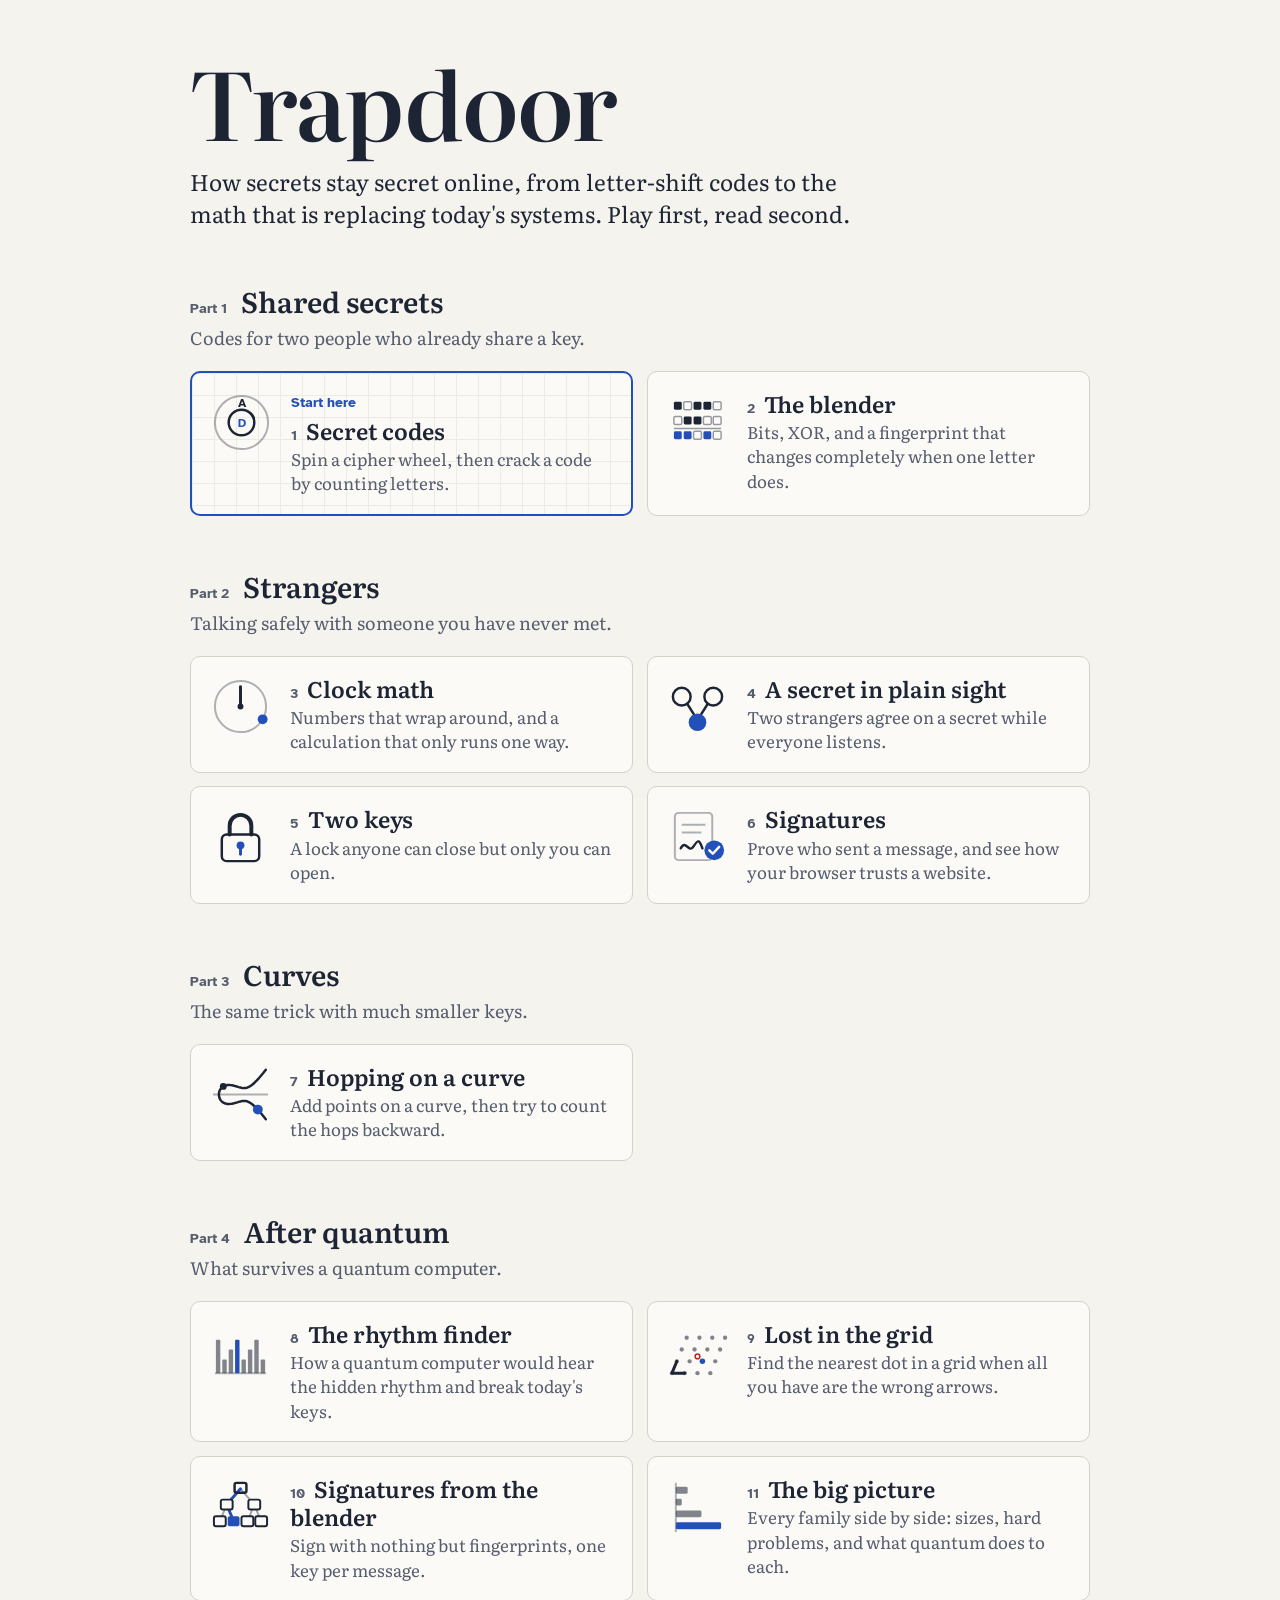
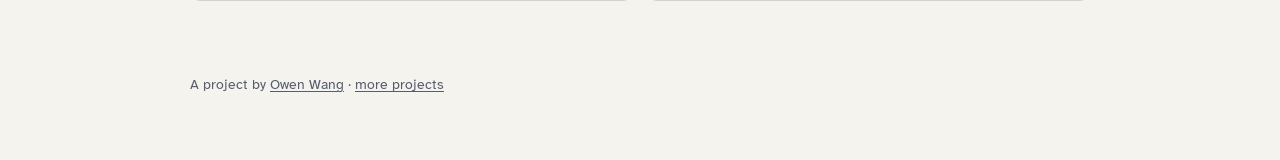
<file: index.html>
<!doctype html>
<html lang="en">
<head>
  <meta charset="utf-8">
  <meta name="viewport" content="width=device-width, initial-scale=1">
  <title>Trapdoor: hands-on cryptography lessons for high school</title>
  <meta name="description" content="How secrets stay secret online, from letter-shift codes to the math replacing today's systems. Eleven free, hands-on lessons: play first, read second.">
  <link rel="canonical" href="https://maninae.github.io/trapdoor/">
  <meta property="og:type" content="website">
  <meta property="og:site_name" content="Trapdoor">
  <meta property="og:title" content="Trapdoor: hands-on cryptography lessons">
  <meta property="og:description" content="How secrets stay secret online, from letter-shift codes to the math replacing today's systems. Play first, read second.">
  <meta property="og:url" content="https://maninae.github.io/trapdoor/">
  <meta property="og:image" content="https://maninae.github.io/trapdoor/assets/preview.png">
  <meta property="og:image:width" content="1200">
  <meta property="og:image:height" content="630">
  <meta property="og:image:alt" content="Trapdoor: the site name beside the elliptic curve widget from chapter 7, drawn on squared paper.">
  <meta name="twitter:card" content="summary_large_image">
  <meta name="twitter:title" content="Trapdoor: hands-on cryptography lessons">
  <meta name="twitter:description" content="How secrets stay secret online, from letter-shift codes to the math replacing today's systems. Play first, read second.">
  <meta name="twitter:image" content="https://maninae.github.io/trapdoor/assets/preview.png">
  <meta name="theme-color" content="#f4f3ee">
  <meta name="color-scheme" content="light">
  <link rel="icon" href="favicon.svg" type="image/svg+xml">
  <link rel="icon" href="assets/icons/favicon-32.png" type="image/png" sizes="32x32">
  <link rel="apple-touch-icon" href="assets/icons/apple-touch-icon.png">
  <link rel="manifest" href="manifest.webmanifest">
  <link rel="preconnect" href="https://fonts.googleapis.com">
  <link rel="preconnect" href="https://fonts.gstatic.com" crossorigin>
  <link rel="stylesheet" href="https://fonts.googleapis.com/css2?family=Atkinson+Hyperlegible:wght@400;700&family=Literata:opsz,wght@7..72,400;7..72,600&display=swap">
  <link rel="stylesheet" href="styles/tokens.css">
  <link rel="stylesheet" href="styles/base.css">
  <link rel="stylesheet" href="styles/landing.css">
</head>
<body>
  <main class="landing">
    <h1 class="landing-name">Trapdoor</h1>
    <p class="landing-pitch">How secrets stay secret online, from letter-shift codes to the math that is replacing today's systems. Play first, read second.</p>

    <div class="map" id="chapter-map">
      <ol class="map-fallback">
        <li><a href="chapters/secret-codes.html">Secret codes</a></li>
        <li><a href="chapters/scrambling.html">The blender</a></li>
        <li><a href="chapters/clock-math.html">Clock math</a></li>
        <li><a href="chapters/shared-secret.html">A secret in plain sight</a></li>
        <li><a href="chapters/two-keys.html">Two keys</a></li>
        <li><a href="chapters/signatures.html">Signatures</a></li>
        <li><a href="chapters/curves.html">Hopping on a curve</a></li>
        <li><a href="chapters/quantum.html">The rhythm finder</a></li>
        <li><a href="chapters/lattices.html">Lost in the grid</a></li>
        <li><a href="chapters/hash-signatures.html">Signatures from the blender</a></li>
        <li><a href="chapters/big-picture.html">The big picture</a></li>
      </ol>
    </div>
  </main>

  <footer class="site-footer">
    A project by <a href="https://maninae.github.io/">Owen Wang</a> · <a href="https://maninae.github.io/projects.html">more projects</a>
  </footer>

  <script src="scripts/chapters.js"></script>
  <script src="scripts/chapter-glyphs.js"></script>
  <script src="scripts/landing.js"></script>
</body>
</html>
</file>
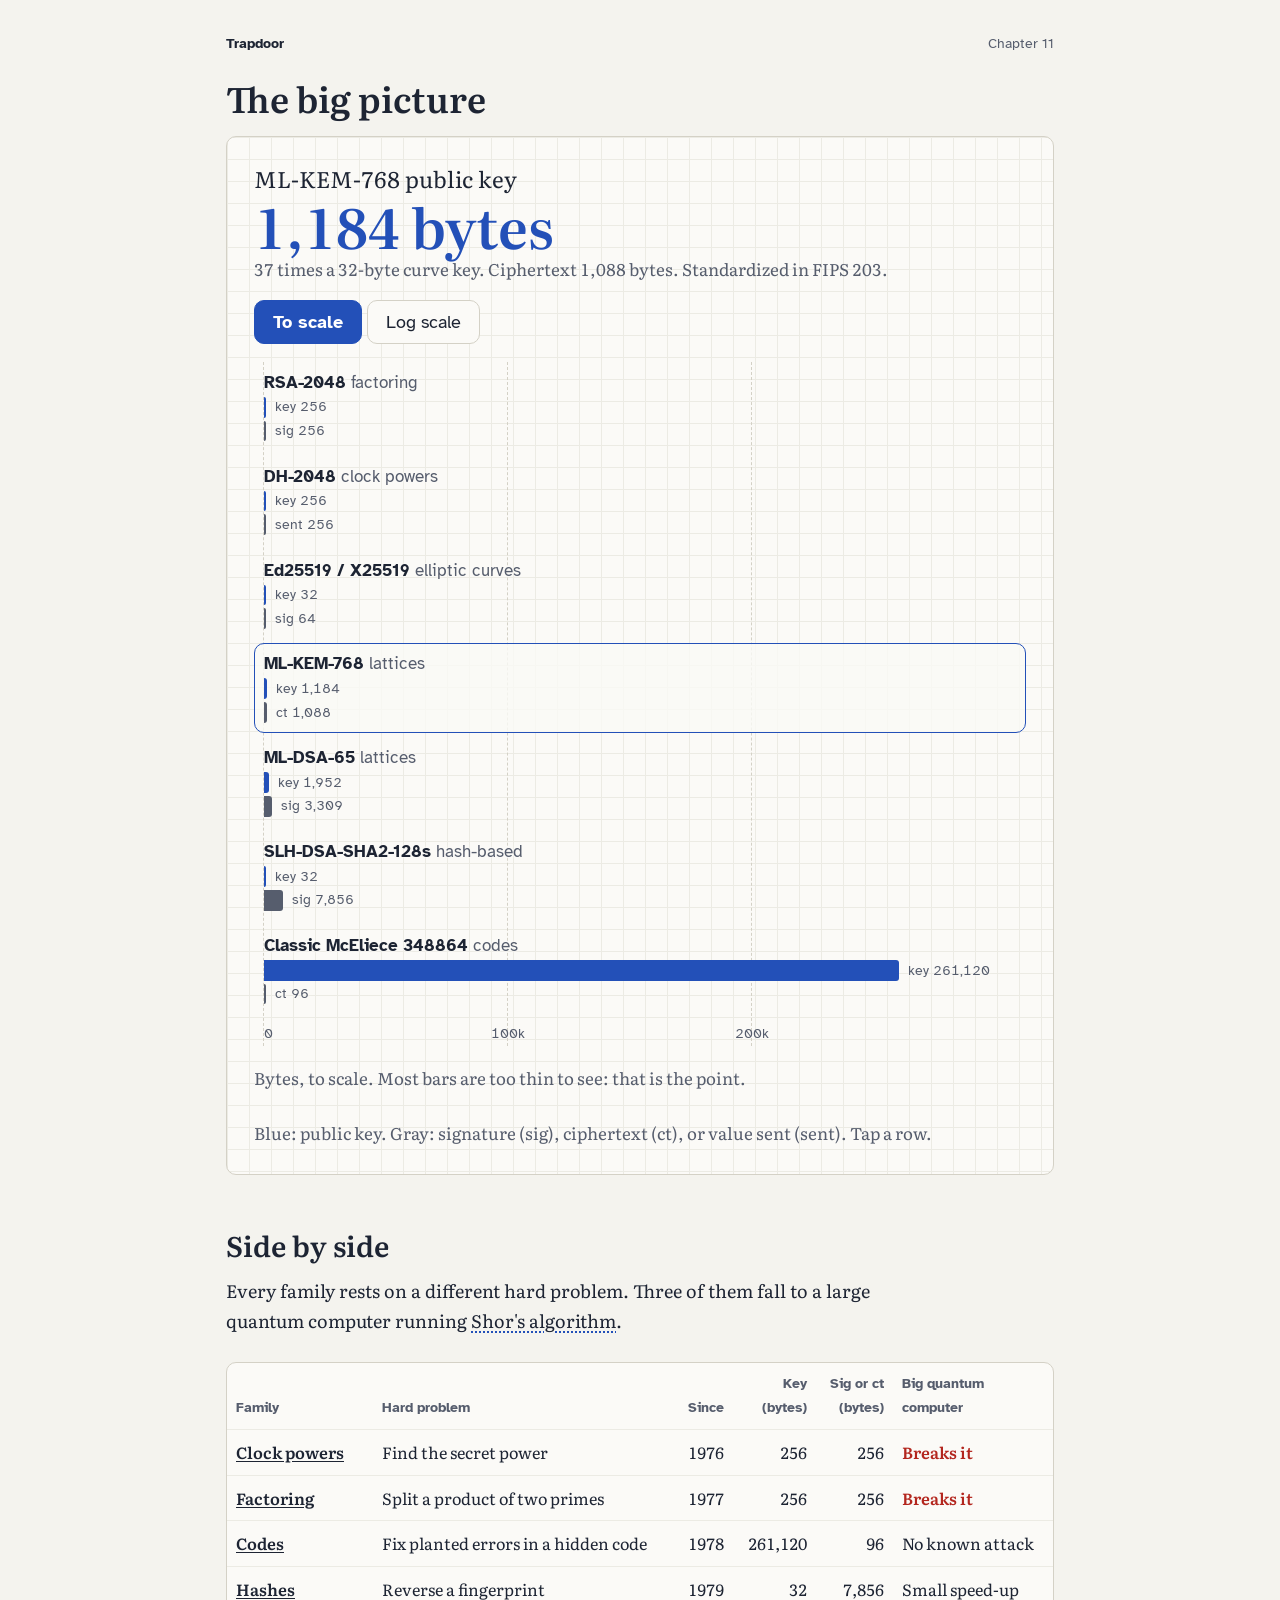
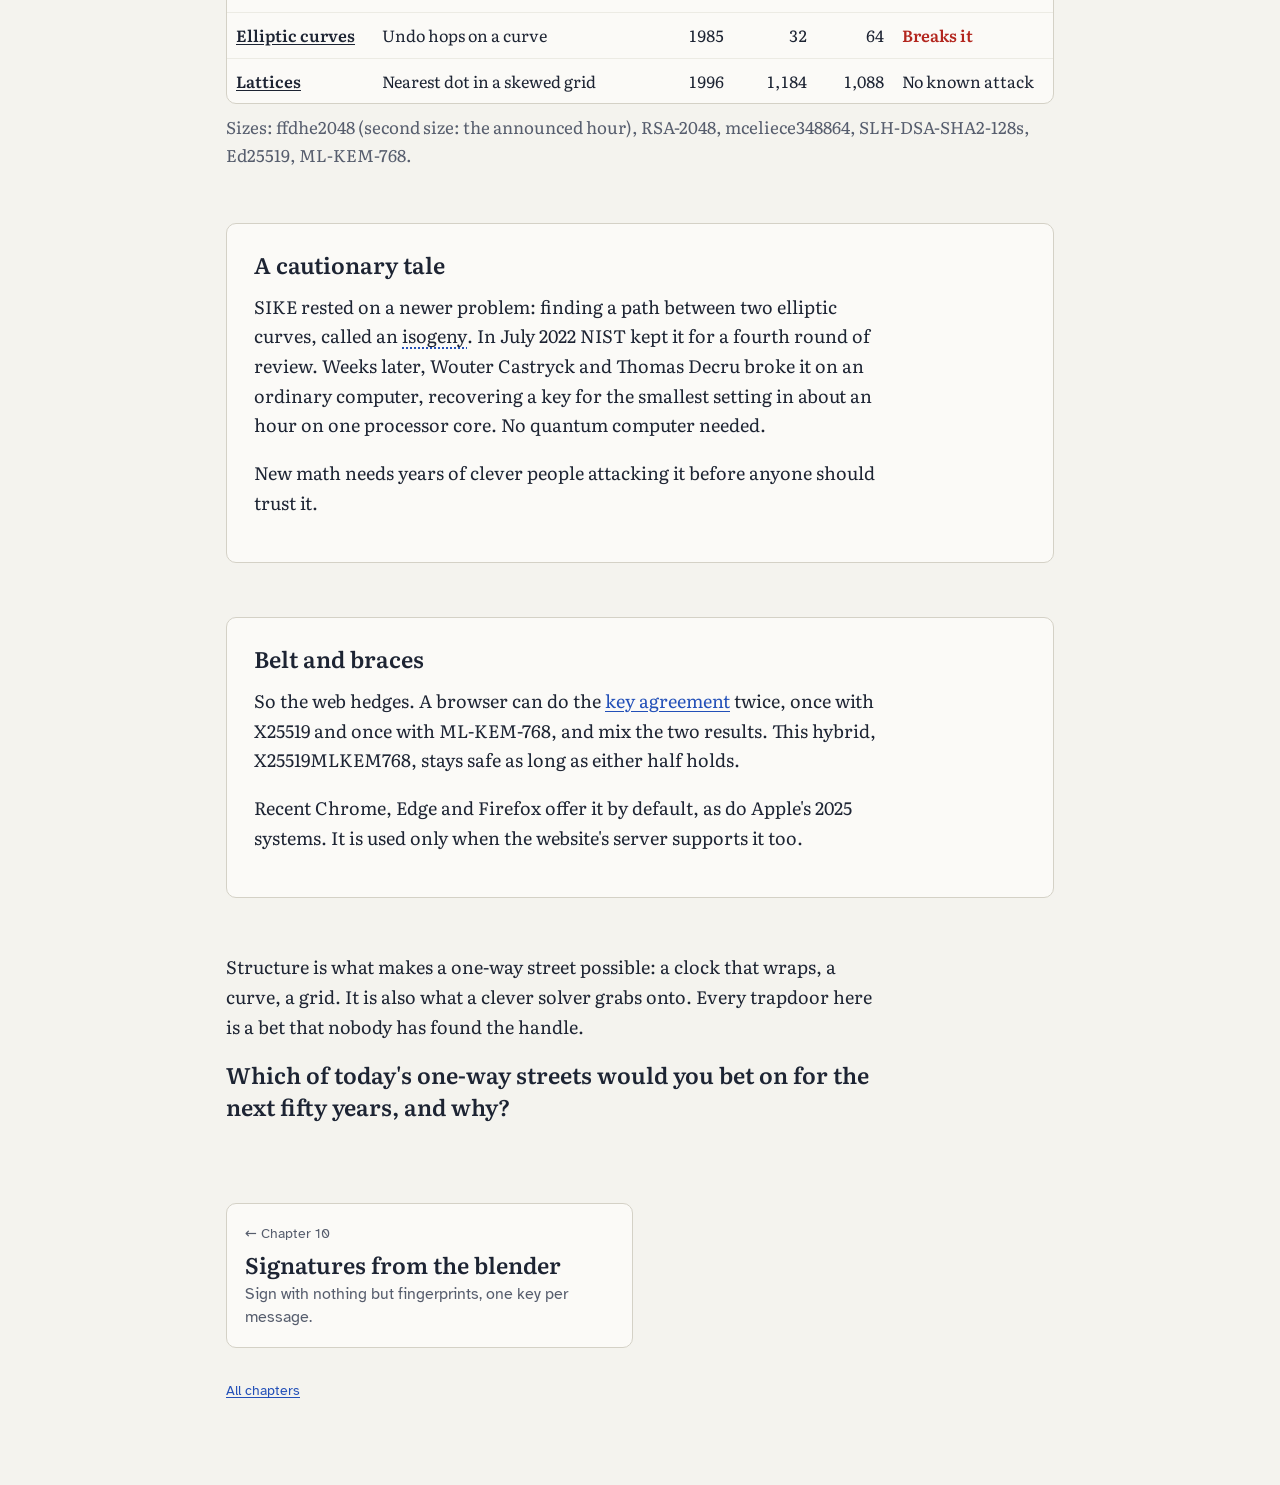
<file: chapters/big-picture.html>
<!doctype html>
<html lang="en">
<head>
  <meta charset="utf-8">
  <meta name="viewport" content="width=device-width, initial-scale=1">
  <title>The big picture: post-quantum cryptography compared | Trapdoor</title>
  <meta name="description" content="Comparing the families of public-key cryptography side by side: key and signature sizes, the hard problem behind each, and what a large quantum computer would do to it.">
  <link rel="canonical" href="https://maninae.github.io/trapdoor/chapters/big-picture.html">
  <meta property="og:type" content="article">
  <meta property="og:site_name" content="Trapdoor">
  <meta property="og:title" content="The big picture: post-quantum cryptography compared">
  <meta property="og:description" content="Comparing the families of public-key cryptography side by side: key and signature sizes, the hard problem behind each, and what a large quantum computer would do to it.">
  <meta property="og:url" content="https://maninae.github.io/trapdoor/chapters/big-picture.html">
  <meta property="og:image" content="https://maninae.github.io/trapdoor/assets/preview.png">
  <meta property="og:image:width" content="1200">
  <meta property="og:image:height" content="630">
  <meta property="og:image:alt" content="Trapdoor: the site name beside the elliptic curve widget from chapter 7, drawn on squared paper.">
  <meta name="twitter:card" content="summary_large_image">
  <meta name="twitter:title" content="The big picture: post-quantum cryptography compared">
  <meta name="twitter:description" content="Comparing the families of public-key cryptography side by side: key and signature sizes, the hard problem behind each, and what a large quantum computer would do to it.">
  <meta name="twitter:image" content="https://maninae.github.io/trapdoor/assets/preview.png">
  <meta name="theme-color" content="#f4f3ee">
  <meta name="color-scheme" content="light">
  <link rel="icon" href="../favicon.svg" type="image/svg+xml">
  <link rel="icon" href="../assets/icons/favicon-32.png" type="image/png" sizes="32x32">
  <link rel="apple-touch-icon" href="../assets/icons/apple-touch-icon.png">
  <link rel="manifest" href="../manifest.webmanifest">
  <link rel="preconnect" href="https://fonts.googleapis.com">
  <link rel="preconnect" href="https://fonts.gstatic.com" crossorigin>
  <link rel="stylesheet" href="https://fonts.googleapis.com/css2?family=Atkinson+Hyperlegible:wght@400;700&family=Literata:opsz,wght@7..72,400;7..72,600&display=swap">
  <link rel="stylesheet" href="../styles/tokens.css">
  <link rel="stylesheet" href="../styles/base.css">
  <link rel="stylesheet" href="../styles/widgets.css">
  <link rel="stylesheet" href="../styles/controls.css">
  <link rel="stylesheet" href="../styles/components.css">
  <link rel="stylesheet" href="../styles/chapter-big-picture.css">
</head>
<body>
  <header class="site-header">
    <a class="site-name" href="../index.html">Trapdoor</a>
    <span class="chapter-number">Chapter 11</span>
  </header>

  <main class="chapter">
    <h1>The big picture</h1>

    <figure class="widget widget-hero widget-sizes" id="size-chart-widget">
      <div class="widget-panel">
        <div class="sizes-top">
          <p class="readout" aria-live="polite"></p>
          <div class="operation-toggle" role="group" aria-label="Scale">
            <button type="button" data-scale="linear" aria-pressed="true">To scale</button>
            <button type="button" data-scale="log" aria-pressed="false">Log scale</button>
          </div>
        </div>
        <div class="size-chart" role="group" aria-label="Key and signature or ciphertext sizes in bytes. Tap a row for its numbers."></div>
        <p class="size-axis-note"></p>
      </div>
      <figcaption class="size-caption">Blue: public key. Gray: signature (sig), ciphertext (ct), or value sent (sent). Tap a row.</figcaption>
    </figure>

    <section class="prose" aria-labelledby="table-heading">
      <h2 id="table-heading">Side by side</h2>
      <p>Every family rests on a different hard problem. Three of them fall to a large quantum computer running <button type="button" class="term" aria-controls="note-shor" aria-expanded="false">Shor's algorithm</button>.</p>
      <aside class="term-note" id="note-shor" hidden>
        <p>Peter Shor showed in 1994 that a quantum computer could find the hidden repeating pattern inside factoring and curve problems, and so solve them quickly. No machine big enough to run it on real key sizes exists yet.</p>
        <p><a href="https://en.wikipedia.org/wiki/Shor%27s_algorithm" target="_blank" rel="noopener">Shor's algorithm on Wikipedia</a></p>
        <button type="button" class="term-note-close">Close</button>
      </aside>
    </section>

    <div class="table-scroll" role="region" aria-labelledby="table-heading" tabindex="0">
      <table class="data-table family-table">
        <thead>
          <tr>
            <th scope="col">Family</th>
            <th scope="col">Hard problem</th>
            <th scope="col" class="numeric">Since</th>
            <th scope="col" class="numeric">Key<br>(bytes)</th>
            <th scope="col" class="numeric">Sig or ct<br>(bytes)</th>
            <th scope="col">Big quantum<br>computer</th>
          </tr>
        </thead>
        <tbody>
          <tr><th scope="row"><a href="shared-secret.html">Clock powers</a></th><td class="problem" data-label="Hard problem">Find the secret power</td><td class="numeric" data-label="Since">1976</td><td class="numeric" data-label="Key (bytes)">256</td><td class="numeric" data-label="Sig or ct (bytes)">256</td><td class="verdict verdict-broken" data-label="Big quantum computer">Breaks it</td></tr>
          <tr><th scope="row"><a href="two-keys.html">Factoring</a></th><td class="problem" data-label="Hard problem">Split a product of two primes</td><td class="numeric" data-label="Since">1977</td><td class="numeric" data-label="Key (bytes)">256</td><td class="numeric" data-label="Sig or ct (bytes)">256</td><td class="verdict verdict-broken" data-label="Big quantum computer">Breaks it</td></tr>
          <tr><th scope="row"><a href="hash-signatures.html">Codes</a></th><td class="problem" data-label="Hard problem">Fix planted errors in a hidden code</td><td class="numeric" data-label="Since">1978</td><td class="numeric" data-label="Key (bytes)">261,120</td><td class="numeric" data-label="Sig or ct (bytes)">96</td><td class="verdict" data-label="Big quantum computer">No known attack</td></tr>
          <tr><th scope="row"><a href="hash-signatures.html">Hashes</a></th><td class="problem" data-label="Hard problem">Reverse a fingerprint</td><td class="numeric" data-label="Since">1979</td><td class="numeric" data-label="Key (bytes)">32</td><td class="numeric" data-label="Sig or ct (bytes)">7,856</td><td class="verdict" data-label="Big quantum computer">Small speed-up</td></tr>
          <tr><th scope="row"><a href="curves.html">Elliptic curves</a></th><td class="problem" data-label="Hard problem">Undo hops on a curve</td><td class="numeric" data-label="Since">1985</td><td class="numeric" data-label="Key (bytes)">32</td><td class="numeric" data-label="Sig or ct (bytes)">64</td><td class="verdict verdict-broken" data-label="Big quantum computer">Breaks it</td></tr>
          <tr><th scope="row"><a href="lattices.html">Lattices</a></th><td class="problem" data-label="Hard problem">Nearest dot in a skewed grid</td><td class="numeric" data-label="Since">1996</td><td class="numeric" data-label="Key (bytes)">1,184</td><td class="numeric" data-label="Sig or ct (bytes)">1,088</td><td class="verdict" data-label="Big quantum computer">No known attack</td></tr>
        </tbody>
      </table>
    </div>
    <p class="table-note">Sizes: ffdhe2048 (second size: the announced hour), RSA-2048, mceliece348864, SLH-DSA-SHA2-128s, Ed25519, ML-KEM-768.</p>

    <section class="card" aria-labelledby="sike-heading">
      <h2 id="sike-heading">A cautionary tale</h2>
      <p>SIKE rested on a newer problem: finding a path between two elliptic curves, called an <button type="button" class="term" aria-controls="note-isogeny" aria-expanded="false">isogeny</button>. In July 2022 NIST kept it for a fourth round of review. Weeks later, Wouter Castryck and Thomas Decru broke it on an ordinary computer, recovering a key for the smallest setting in about an hour on one processor core. No quantum computer needed.</p>
      <aside class="term-note" id="note-isogeny" hidden>
        <p>An isogeny is a map from one elliptic curve to another that respects the curves' addition rule. SIKE hid a secret in a long chain of such maps. The 2022 attack used extra public information SIKE handed out to rebuild the chain.</p>
        <p><a href="https://en.wikipedia.org/wiki/Supersingular_isogeny_key_exchange" target="_blank" rel="noopener">Supersingular isogeny key exchange on Wikipedia</a></p>
        <button type="button" class="term-note-close">Close</button>
      </aside>
      <p>New math needs years of clever people attacking it before anyone should trust it.</p>
    </section>

    <section class="card" aria-labelledby="hybrid-heading">
      <h2 id="hybrid-heading">Belt and braces</h2>
      <p>So the web hedges. A browser can do the <a href="shared-secret.html">key agreement</a> twice, once with X25519 and once with ML-KEM-768, and mix the two results. This hybrid, X25519MLKEM768, stays safe as long as either half holds.</p>
      <p>Recent Chrome, Edge and Firefox offer it by default, as do Apple's 2025 systems. It is used only when the website's server supports it too.</p>
    </section>

    <section class="prose closing">
      <p>Structure is what makes a one-way street possible: a clock that wraps, a curve, a grid. It is also what a clever solver grabs onto. Every trapdoor here is a bet that nobody has found the handle.</p>
      <p class="bridge">Which of today's one-way streets would you bet on for the next fifty years, and why?</p>
    </section>
  </main>

  <nav class="chapter-nav" aria-label="Chapters">
    <p class="chapter-nav-all"><a href="../index.html">All chapters</a></p>
  </nav>

  <script src="../scripts/core.js"></script>
  <script src="../scripts/glossary.js"></script>
  <script src="../scripts/widget-big-picture-sizes.js"></script>
  <script src="../scripts/chapters.js"></script>
  <script src="../scripts/chapter-nav.js"></script>
</body>
</html>
</file>
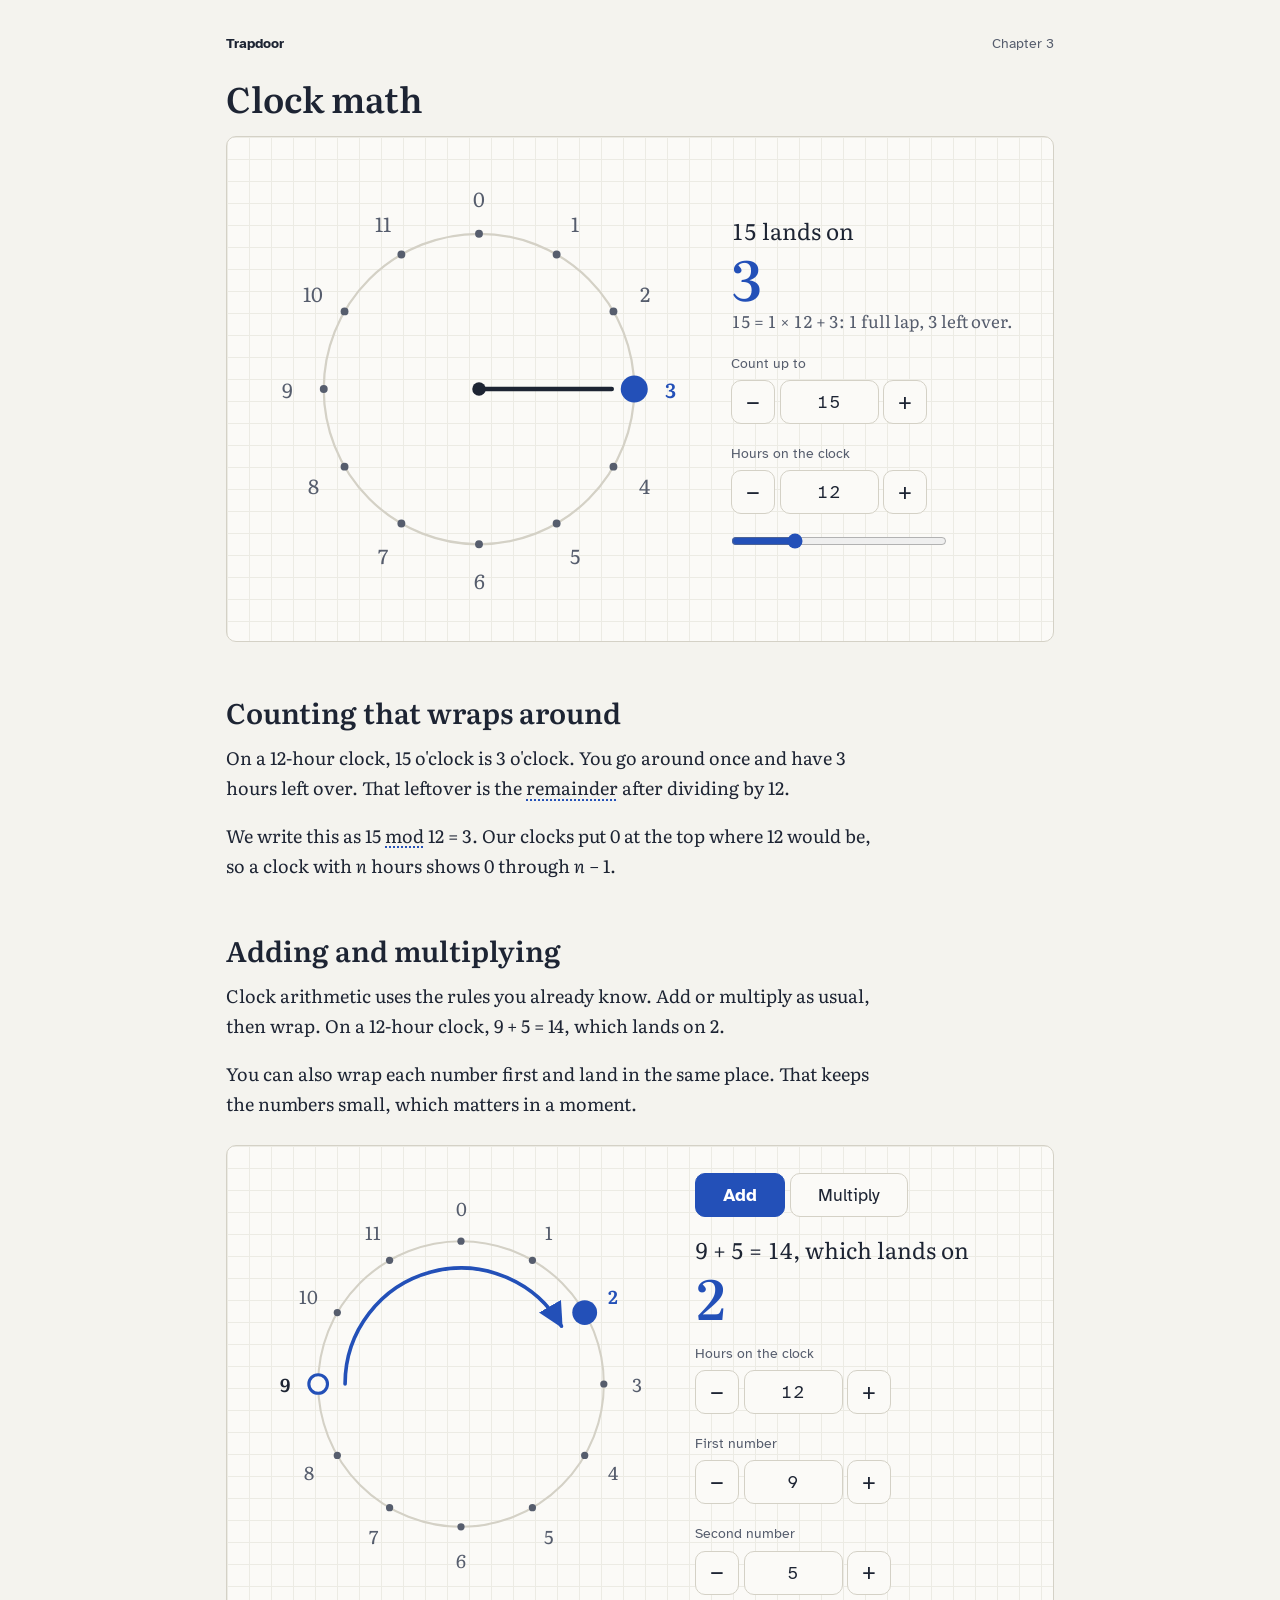
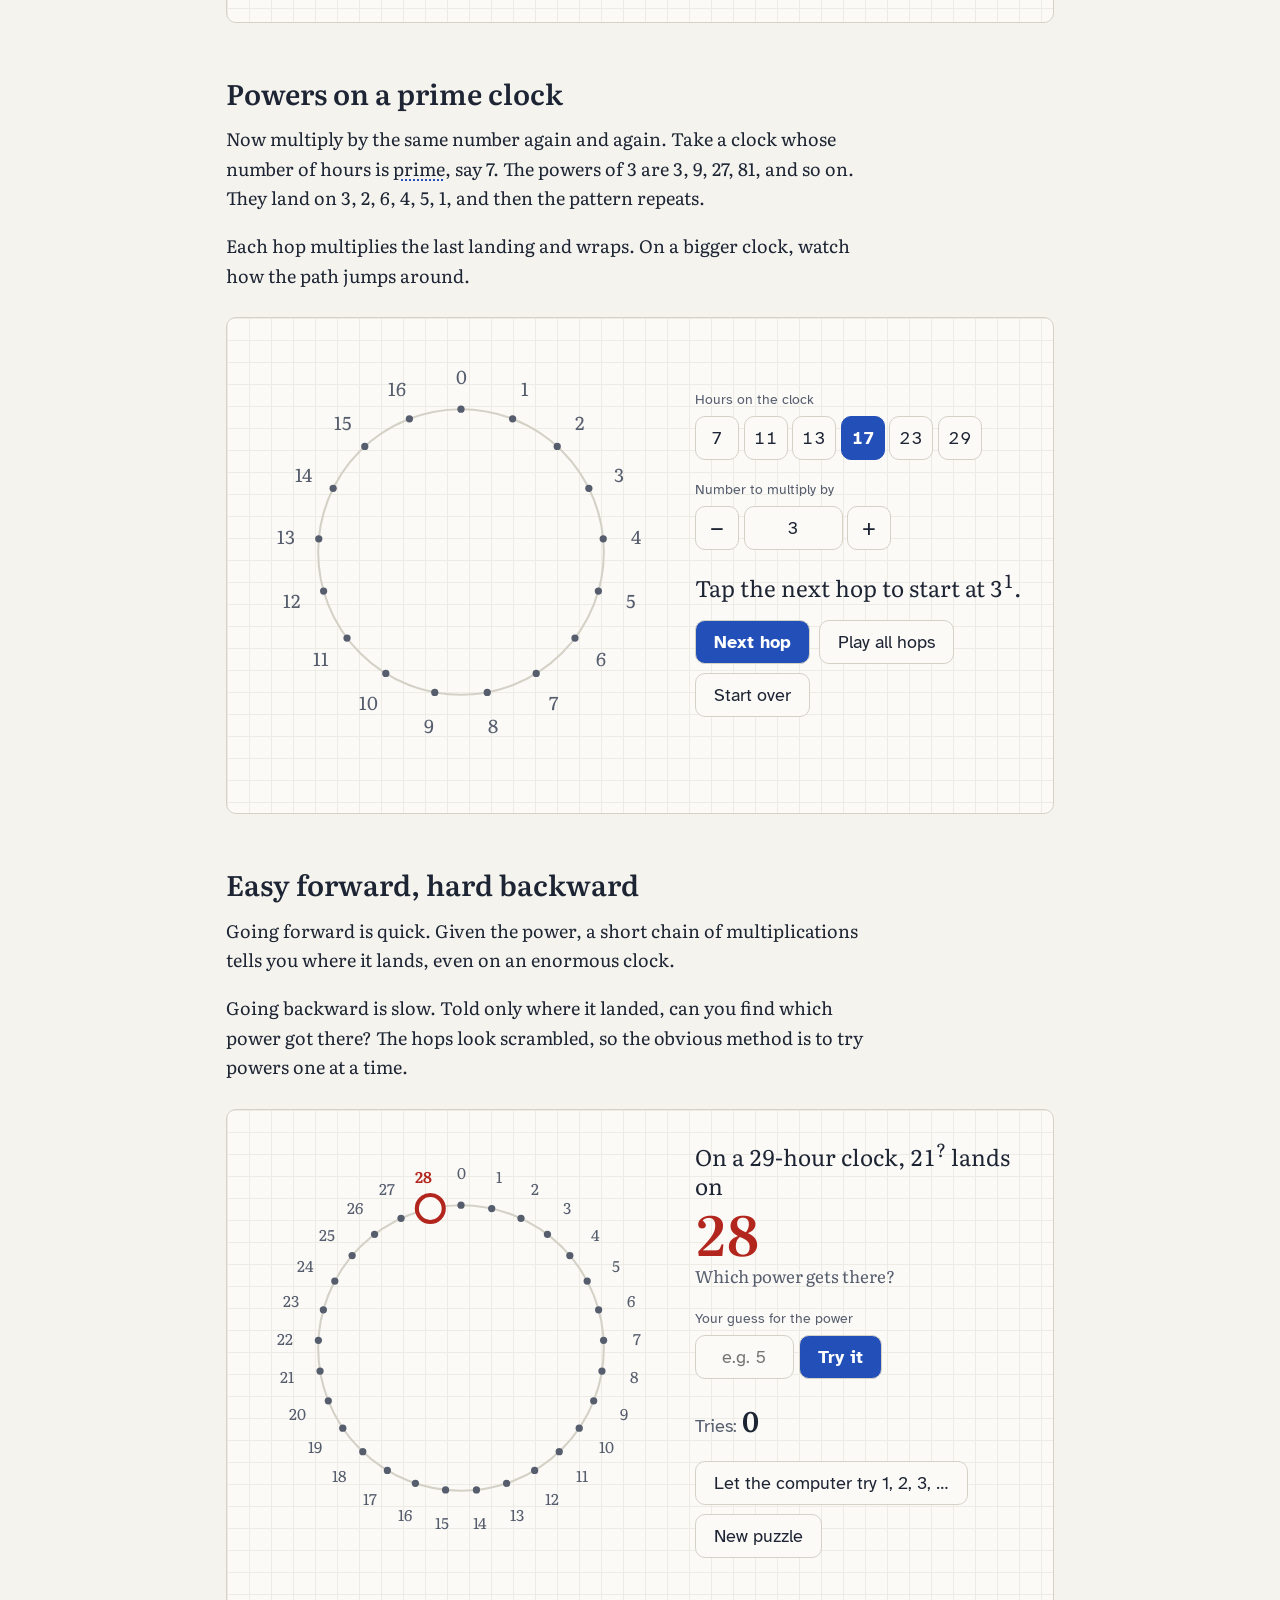
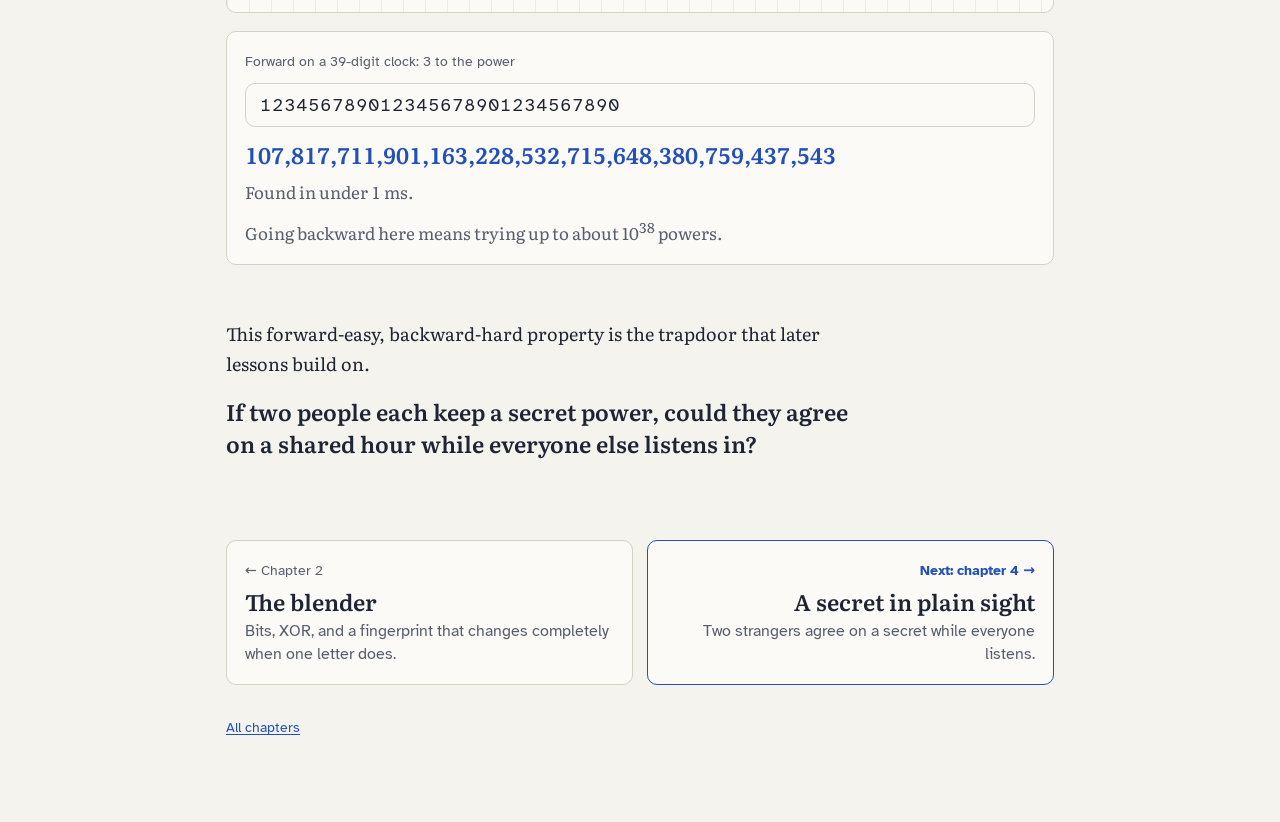
<file: chapters/clock-math.html>
<!doctype html>
<html lang="en">
<head>
  <meta charset="utf-8">
  <meta name="viewport" content="width=device-width, initial-scale=1">
  <title>Clock math: modular arithmetic and one-way functions | Trapdoor</title>
  <meta name="description" content="A hands-on lesson in modular arithmetic: numbers that wrap around a clock, and why some clock calculations are easy one way and hard the other.">
  <link rel="canonical" href="https://maninae.github.io/trapdoor/chapters/clock-math.html">
  <meta property="og:type" content="article">
  <meta property="og:site_name" content="Trapdoor">
  <meta property="og:title" content="Clock math: modular arithmetic and one-way functions">
  <meta property="og:description" content="A hands-on lesson in modular arithmetic: numbers that wrap around a clock, and why some clock calculations are easy one way and hard the other.">
  <meta property="og:url" content="https://maninae.github.io/trapdoor/chapters/clock-math.html">
  <meta property="og:image" content="https://maninae.github.io/trapdoor/assets/preview.png">
  <meta property="og:image:width" content="1200">
  <meta property="og:image:height" content="630">
  <meta property="og:image:alt" content="Trapdoor: the site name beside the elliptic curve widget from chapter 7, drawn on squared paper.">
  <meta name="twitter:card" content="summary_large_image">
  <meta name="twitter:title" content="Clock math: modular arithmetic and one-way functions">
  <meta name="twitter:description" content="A hands-on lesson in modular arithmetic: numbers that wrap around a clock, and why some clock calculations are easy one way and hard the other.">
  <meta name="twitter:image" content="https://maninae.github.io/trapdoor/assets/preview.png">
  <meta name="theme-color" content="#f4f3ee">
  <meta name="color-scheme" content="light">
  <link rel="icon" href="../favicon.svg" type="image/svg+xml">
  <link rel="icon" href="../assets/icons/favicon-32.png" type="image/png" sizes="32x32">
  <link rel="apple-touch-icon" href="../assets/icons/apple-touch-icon.png">
  <link rel="manifest" href="../manifest.webmanifest">
  <link rel="preconnect" href="https://fonts.googleapis.com">
  <link rel="preconnect" href="https://fonts.gstatic.com" crossorigin>
  <link rel="stylesheet" href="https://fonts.googleapis.com/css2?family=Atkinson+Hyperlegible:wght@400;700&family=Literata:opsz,wght@7..72,400;7..72,600&display=swap">
  <link rel="stylesheet" href="../styles/tokens.css">
  <link rel="stylesheet" href="../styles/base.css">
  <link rel="stylesheet" href="../styles/widgets.css">
  <link rel="stylesheet" href="../styles/controls.css">
  <link rel="stylesheet" href="../styles/components.css">
</head>
<body>
  <header class="site-header">
    <a class="site-name" href="../index.html">Trapdoor</a>
    <span class="chapter-number">Chapter 3</span>
  </header>

  <main class="chapter">
    <h1>Clock math</h1>

    <figure class="widget widget-hero" id="wrap-widget">
      <svg class="dial" role="img" aria-label="A clock face"></svg>
      <div class="widget-panel">
        <p class="readout" aria-live="polite"></p>
        <div class="widget-controls"></div>
      </div>
    </figure>

    <section class="prose" aria-labelledby="wrap-heading">
      <h2 id="wrap-heading">Counting that wraps around</h2>
      <p>On a 12-hour clock, 15 o'clock is 3 o'clock. You go around once and have 3 hours left over. That leftover is the <button type="button" class="term" aria-controls="note-remainder" aria-expanded="false">remainder</button> after dividing by 12.</p>
      <aside class="term-note" id="note-remainder" hidden>
        <p>When a division does not come out even, the remainder is what is left over. 15 divided by 12 is 1, with 3 left over. The remainder is always smaller than the number you divided by.</p>
        <p><a href="https://en.wikipedia.org/wiki/Remainder" target="_blank" rel="noopener">Remainder on Wikipedia</a></p>
        <button type="button" class="term-note-close">Close</button>
      </aside>
      <p>We write this as 15 <button type="button" class="term" aria-controls="note-mod" aria-expanded="false">mod</button> 12 = 3. Our clocks put 0 at the top where 12 would be, so a clock with <i>n</i> hours shows 0 through <i>n</i>&nbsp;&minus;&nbsp;1.</p>
      <aside class="term-note" id="note-mod" hidden>
        <p>Short for "modulo". <i>a</i> mod <i>n</i> means the remainder when <i>a</i> is divided by <i>n</i>, which is the hour where <i>a</i> lands on an <i>n</i>-hour clock. Many programming languages write it as <code>a % n</code>.</p>
        <p><a href="https://www.khanacademy.org/computing/computer-science/cryptography/modarithmetic/a/what-is-modular-arithmetic" target="_blank" rel="noopener">What is modular arithmetic? (Khan Academy)</a></p>
        <button type="button" class="term-note-close">Close</button>
      </aside>
    </section>

    <section class="prose" aria-labelledby="arithmetic-heading">
      <h2 id="arithmetic-heading">Adding and multiplying</h2>
      <p>Clock arithmetic uses the rules you already know. Add or multiply as usual, then wrap. On a 12-hour clock, 9 + 5 = 14, which lands on 2.</p>
      <p>You can also wrap each number first and land in the same place. That keeps the numbers small, which matters in a moment.</p>
    </section>

    <figure class="widget" id="arithmetic-widget">
      <svg class="dial" role="img" aria-label="A clock face"></svg>
      <div class="widget-panel">
        <div class="operation-toggle" role="group" aria-label="Operation">
          <button type="button" data-operation="add" aria-pressed="true">Add</button>
          <button type="button" data-operation="multiply" aria-pressed="false">Multiply</button>
        </div>
        <p class="readout" aria-live="polite"></p>
        <div class="widget-controls"></div>
      </div>
    </figure>

    <section class="prose" aria-labelledby="powers-heading">
      <h2 id="powers-heading">Powers on a prime clock</h2>
      <p>Now multiply by the same number again and again. Take a clock whose number of hours is <button type="button" class="term" aria-controls="note-prime" aria-expanded="false">prime</button>, say 7. The powers of 3 are 3, 9, 27, 81, and so on. They land on 3, 2, 6, 4, 5, 1, and then the pattern repeats.</p>
      <aside class="term-note" id="note-prime" hidden>
        <p>A prime is a whole number above 1 that only 1 and itself divide evenly. 7, 17, and 29 are prime. 12 is not, because 12 = 3 &times; 4.</p>
        <p><a href="https://en.wikipedia.org/wiki/Prime_number" target="_blank" rel="noopener">Prime number on Wikipedia</a></p>
        <button type="button" class="term-note-close">Close</button>
      </aside>
      <p>Each hop multiplies the last landing and wraps. On a bigger clock, watch how the path jumps around.</p>
    </section>

    <figure class="widget" id="powers-widget">
      <svg class="dial" role="img" aria-label="A clock face"></svg>
      <div class="widget-panel">
        <div class="prime-picker" role="group" aria-label="Hours on the clock">
          <span class="group-label">Hours on the clock</span>
          <div class="prime-buttons">
            <button type="button" data-prime="7" aria-pressed="false">7</button>
            <button type="button" data-prime="11" aria-pressed="false">11</button>
            <button type="button" data-prime="13" aria-pressed="false">13</button>
            <button type="button" data-prime="17" aria-pressed="true">17</button>
            <button type="button" data-prime="23" aria-pressed="false">23</button>
            <button type="button" data-prime="29" aria-pressed="false">29</button>
          </div>
        </div>
        <div class="widget-controls"></div>
        <p class="readout" aria-live="polite"></p>
        <div class="action-row">
          <button type="button" class="button-primary" data-action="next">Next hop</button>
          <button type="button" data-action="play">Play all hops</button>
          <button type="button" data-action="reset">Start over</button>
        </div>
      </div>
      <figcaption>
        <ol class="hop-list" aria-label="Powers so far"></ol>
      </figcaption>
    </figure>

    <section class="prose" aria-labelledby="trapdoor-heading">
      <h2 id="trapdoor-heading">Easy forward, hard backward</h2>
      <p>Going forward is quick. Given the power, a short chain of multiplications tells you where it lands, even on an enormous clock.</p>
      <p>Going backward is slow. Told only where it landed, can you find which power got there? The hops look scrambled, so the obvious method is to try powers one at a time.</p>
    </section>

    <figure class="widget" id="challenge-widget">
      <svg class="dial" role="img" aria-label="A clock face"></svg>
      <div class="widget-panel">
        <p class="readout" aria-live="polite"></p>
        <form class="guess-form">
          <label for="guess-exponent">Your guess for the power</label>
          <div class="guess-row">
            <input id="guess-exponent" type="number" inputmode="numeric" min="1" max="999" step="1" placeholder="e.g. 5">
            <button type="submit" class="button-primary">Try it</button>
          </div>
        </form>
        <p class="tries">Tries: <span class="tries-count">0</span></p>
        <div class="action-row">
          <button type="button" data-action="computer">Let the computer try 1, 2, 3, &hellip;</button>
          <button type="button" data-action="new">New puzzle</button>
        </div>
      </div>
      <figcaption>
        <ol class="try-list" aria-label="Your tries"></ol>
      </figcaption>
    </figure>

    <figure class="forward-demo" id="forward-demo">
      <label for="forward-exponent">Forward on a 39-digit clock: 3 to the power</label>
      <input id="forward-exponent" class="forward-input" type="text" inputmode="numeric" autocomplete="off" value="123456789012345678901234567890">
      <p class="forward-output" aria-live="polite"></p>
      <figcaption>Going backward here means trying up to about 10<sup>38</sup> powers.</figcaption>
    </figure>

    <section class="prose closing">
      <p>This forward-easy, backward-hard property is the trapdoor that later lessons build on.</p>
      <p class="bridge">If two people each keep a secret power, could they agree on a shared hour while everyone else listens in?</p>
    </section>
  </main>

  <nav class="chapter-nav" aria-label="Chapters">
    <p class="chapter-nav-all"><a href="../index.html">All chapters</a></p>
  </nav>

  <script src="../scripts/core.js"></script>
  <script src="../scripts/clock-dial.js"></script>
  <script src="../scripts/glossary.js"></script>
  <script src="../scripts/widget-wrap.js"></script>
  <script src="../scripts/widget-arithmetic.js"></script>
  <script src="../scripts/widget-powers.js"></script>
  <script src="../scripts/widget-challenge.js"></script>
  <script src="../scripts/chapters.js"></script>
  <script src="../scripts/chapter-nav.js"></script>
</body>
</html>
</file>
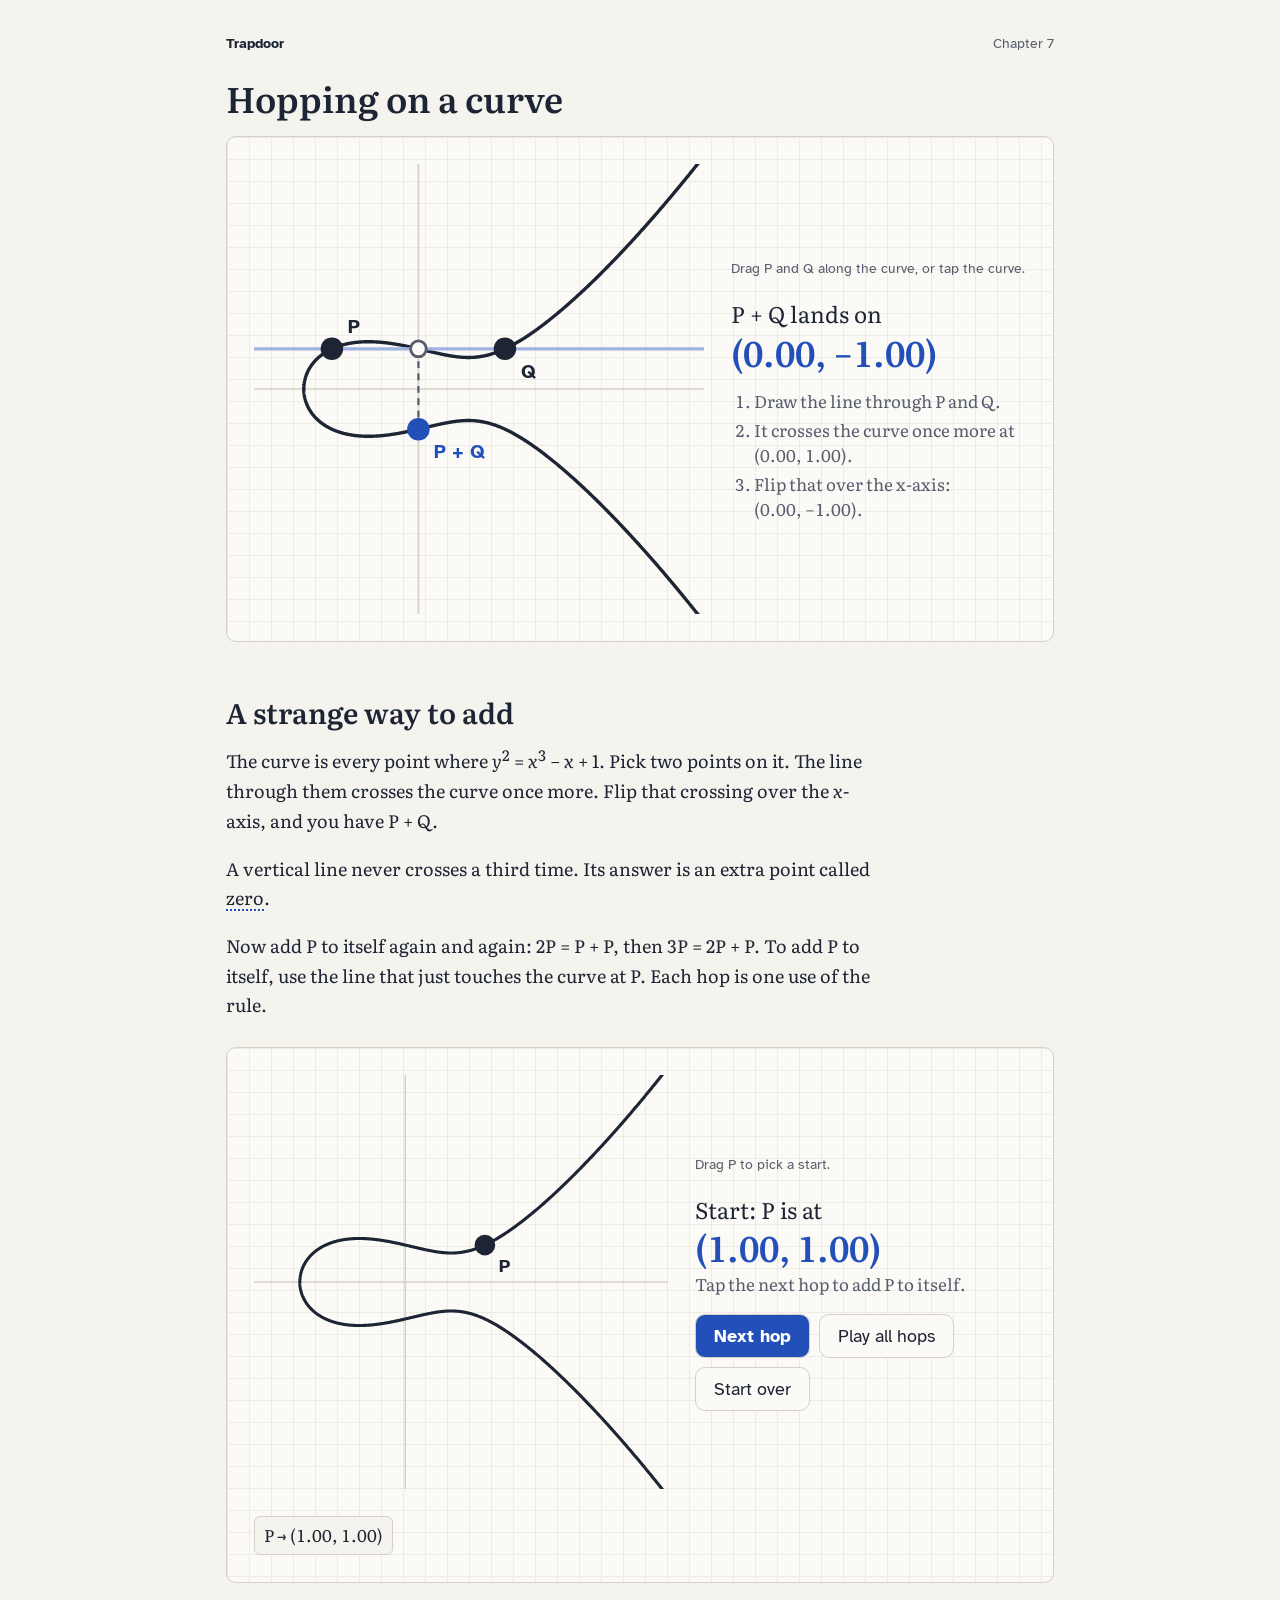
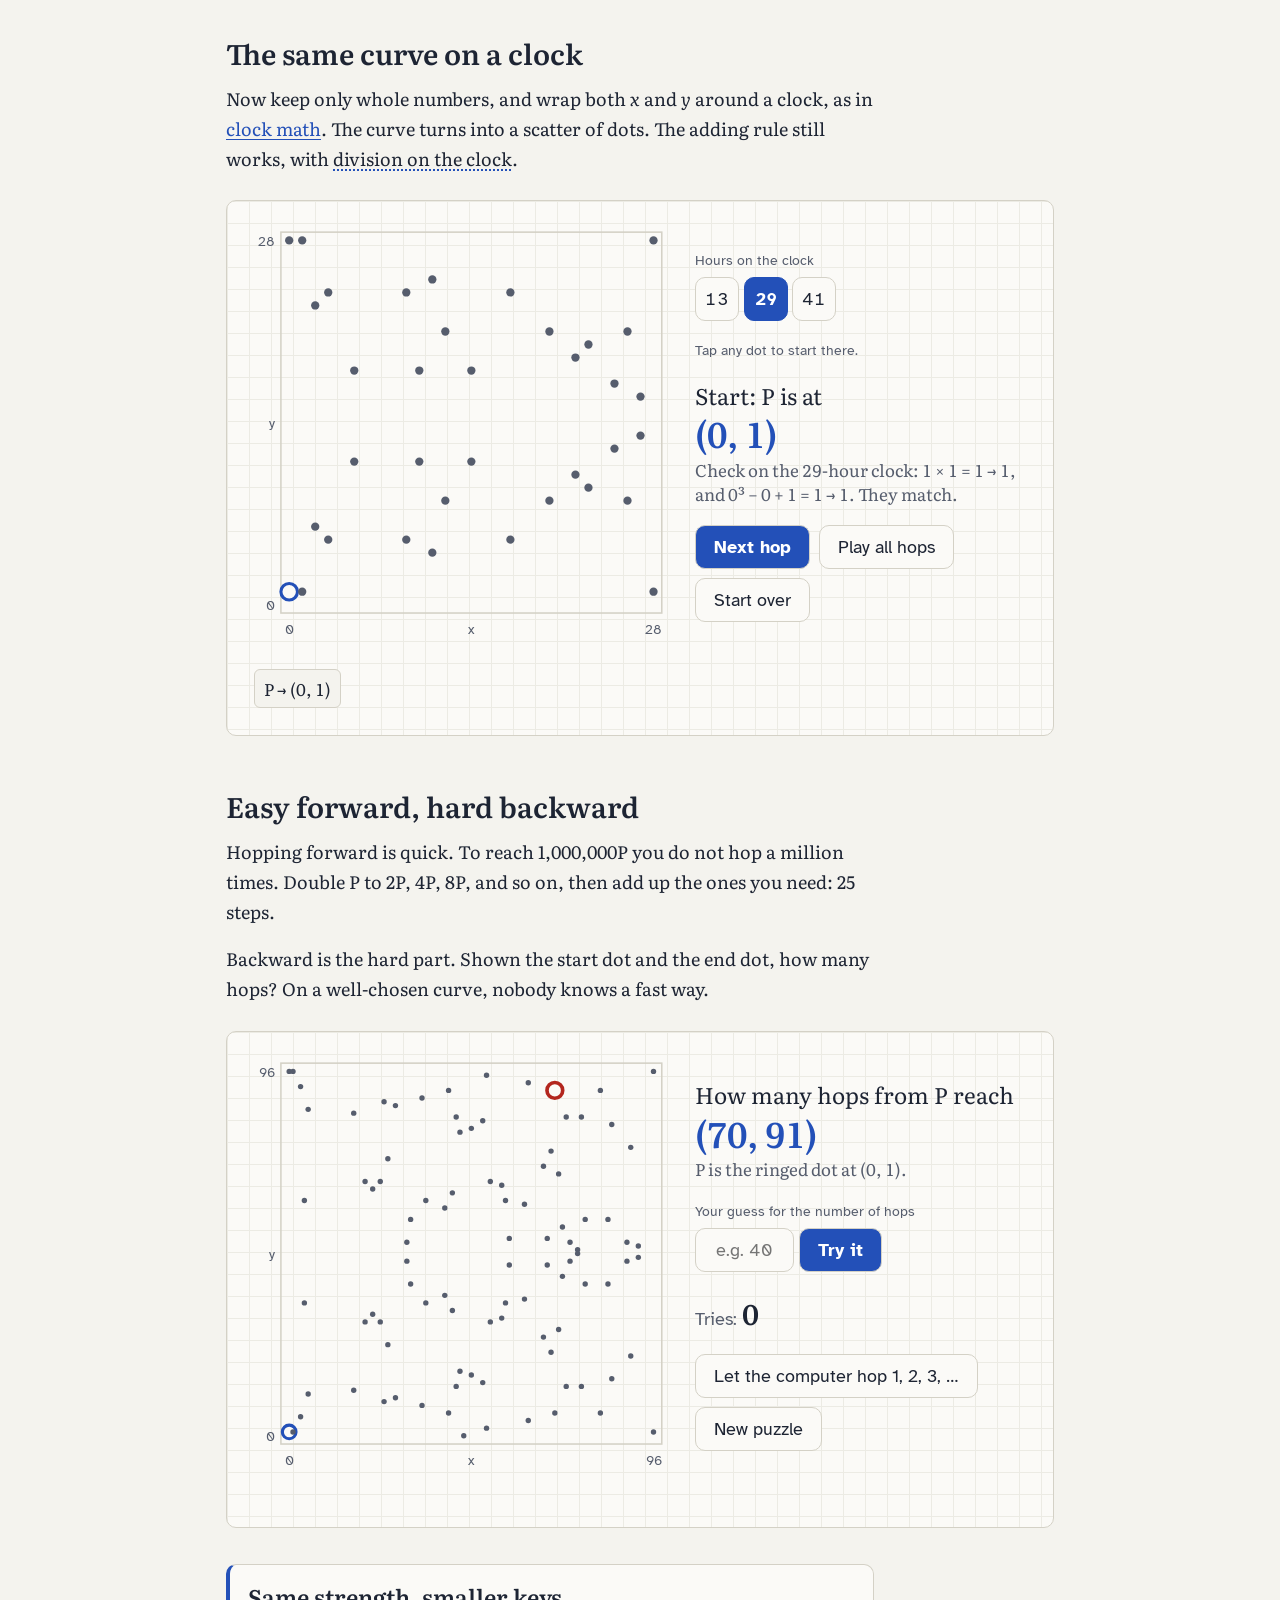
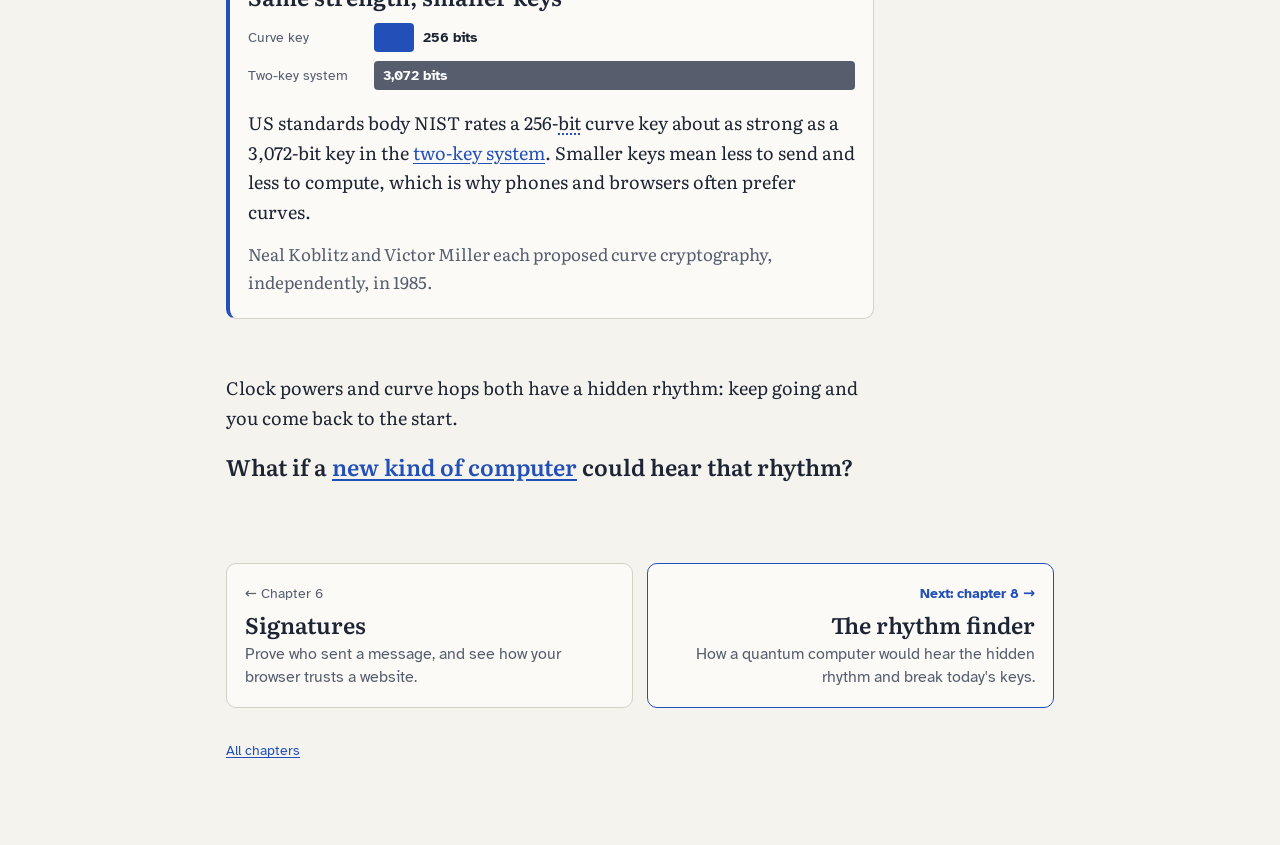
<file: chapters/curves.html>
<!doctype html>
<html lang="en">
<head>
  <meta charset="utf-8">
  <meta name="viewport" content="width=device-width, initial-scale=1">
  <title>Hopping on a curve: elliptic curve cryptography | Trapdoor</title>
  <meta name="description" content="A hands-on lesson in elliptic curves: a rule for adding points, hops that scatter across a grid of whole numbers, and why counting the hops backward is hard.">
  <link rel="canonical" href="https://maninae.github.io/trapdoor/chapters/curves.html">
  <meta property="og:type" content="article">
  <meta property="og:site_name" content="Trapdoor">
  <meta property="og:title" content="Hopping on a curve: elliptic curve cryptography">
  <meta property="og:description" content="A hands-on lesson in elliptic curves: a rule for adding points, hops that scatter across a grid of whole numbers, and why counting the hops backward is hard.">
  <meta property="og:url" content="https://maninae.github.io/trapdoor/chapters/curves.html">
  <meta property="og:image" content="https://maninae.github.io/trapdoor/assets/preview.png">
  <meta property="og:image:width" content="1200">
  <meta property="og:image:height" content="630">
  <meta property="og:image:alt" content="Trapdoor: the site name beside the elliptic curve widget from chapter 7, drawn on squared paper.">
  <meta name="twitter:card" content="summary_large_image">
  <meta name="twitter:title" content="Hopping on a curve: elliptic curve cryptography">
  <meta name="twitter:description" content="A hands-on lesson in elliptic curves: a rule for adding points, hops that scatter across a grid of whole numbers, and why counting the hops backward is hard.">
  <meta name="twitter:image" content="https://maninae.github.io/trapdoor/assets/preview.png">
  <meta name="theme-color" content="#f4f3ee">
  <meta name="color-scheme" content="light">
  <link rel="icon" href="../favicon.svg" type="image/svg+xml">
  <link rel="icon" href="../assets/icons/favicon-32.png" type="image/png" sizes="32x32">
  <link rel="apple-touch-icon" href="../assets/icons/apple-touch-icon.png">
  <link rel="manifest" href="../manifest.webmanifest">
  <link rel="preconnect" href="https://fonts.googleapis.com">
  <link rel="preconnect" href="https://fonts.gstatic.com" crossorigin>
  <link rel="stylesheet" href="https://fonts.googleapis.com/css2?family=Atkinson+Hyperlegible:wght@400;700&family=Literata:opsz,wght@7..72,400;7..72,600&display=swap">
  <link rel="stylesheet" href="../styles/tokens.css">
  <link rel="stylesheet" href="../styles/base.css">
  <link rel="stylesheet" href="../styles/widgets.css">
  <link rel="stylesheet" href="../styles/controls.css">
  <link rel="stylesheet" href="../styles/components.css">
  <link rel="stylesheet" href="../styles/chapter-curves.css">
</head>
<body>
  <header class="site-header">
    <a class="site-name" href="../index.html">Trapdoor</a>
    <span class="chapter-number">Chapter 7</span>
  </header>

  <main class="chapter">
    <h1>Hopping on a curve</h1>

    <figure class="widget widget-hero" id="curve-add-widget">
      <svg class="curve-plot" role="img" aria-label="The curve y squared equals x cubed minus x plus 1"></svg>
      <div class="widget-panel">
        <p class="widget-hint">Drag P and Q along the curve, or tap the curve.</p>
        <p class="readout" aria-live="polite"></p>
        <ol class="construction-steps"></ol>
      </div>
    </figure>

    <section class="prose" aria-labelledby="add-heading">
      <h2 id="add-heading">A strange way to add</h2>
      <p>The curve is every point where <i>y</i><sup>2</sup> = <i>x</i><sup>3</sup> &minus; <i>x</i> + 1. Pick two points on it. The line through them crosses the curve once more. Flip that crossing over the <i>x</i>-axis, and you have P + Q.</p>
      <p>A vertical line never crosses a third time. Its answer is an extra point called <button type="button" class="term" aria-controls="note-zero" aria-expanded="false">zero</button>.</p>
      <aside class="term-note" id="note-zero" hidden>
        <p>Mathematicians add one point that sits "at infinity", where every vertical line meets. It acts like 0 in ordinary adding: P + zero = P. A point plus its mirror image across the <i>x</i>-axis gives zero.</p>
        <p><a href="https://en.wikipedia.org/wiki/Point_at_infinity" target="_blank" rel="noopener">Point at infinity on Wikipedia</a></p>
        <button type="button" class="term-note-close">Close</button>
      </aside>
      <p>Now add P to itself again and again: 2P = P + P, then 3P = 2P + P. To add P to itself, use the line that just touches the curve at P. Each hop is one use of the rule.</p>
    </section>

    <figure class="widget" id="curve-hops-widget">
      <svg class="curve-plot" role="img" aria-label="The curve with hops"></svg>
      <div class="widget-panel">
        <p class="widget-hint">Drag P to pick a start.</p>
        <p class="readout" aria-live="polite"></p>
        <div class="action-row">
          <button type="button" class="button-primary" data-action="next">Next hop</button>
          <button type="button" data-action="play">Play all hops</button>
          <button type="button" data-action="reset">Start over</button>
        </div>
      </div>
      <figcaption>
        <ol class="hop-list" aria-label="Hops so far"></ol>
      </figcaption>
    </figure>

    <section class="prose" aria-labelledby="grid-heading">
      <h2 id="grid-heading">The same curve on a clock</h2>
      <p>Now keep only whole numbers, and wrap both <i>x</i> and <i>y</i> around a clock, as in <a href="clock-math.html">clock math</a>. The curve turns into a scatter of dots. The adding rule still works, with <button type="button" class="term" aria-controls="note-divide" aria-expanded="false">division on the clock</button>.</p>
      <aside class="term-note" id="note-divide" hidden>
        <p>The rule needs the slope of a line, which means dividing. On a prime clock, dividing by 2 means multiplying by the number that turns 2 into 1. On a 29-hour clock that is 15, because 2 &times; 15 = 30 lands on 1.</p>
        <p><a href="https://www.khanacademy.org/computing/computer-science/cryptography/modarithmetic/a/modular-inverses" target="_blank" rel="noopener">Modular inverses (Khan Academy)</a></p>
        <button type="button" class="term-note-close">Close</button>
      </aside>
    </section>

    <figure class="widget" id="curve-grid-widget">
      <svg class="curve-plot" role="img" aria-label="Dots on a grid"></svg>
      <div class="widget-panel">
        <div class="prime-picker" role="group" aria-label="Hours on the clock">
          <span class="group-label">Hours on the clock</span>
          <div class="prime-buttons">
            <button type="button" data-prime="13" aria-pressed="false">13</button>
            <button type="button" data-prime="29" aria-pressed="true">29</button>
            <button type="button" data-prime="41" aria-pressed="false">41</button>
          </div>
        </div>
        <p class="widget-hint">Tap any dot to start there.</p>
        <p class="readout" aria-live="polite"></p>
        <div class="action-row">
          <button type="button" class="button-primary" data-action="next">Next hop</button>
          <button type="button" data-action="play">Play all hops</button>
          <button type="button" data-action="reset">Start over</button>
        </div>
      </div>
      <figcaption>
        <ol class="hop-list" aria-label="Hops so far"></ol>
      </figcaption>
    </figure>

    <section class="prose" aria-labelledby="trapdoor-heading">
      <h2 id="trapdoor-heading">Easy forward, hard backward</h2>
      <p>Hopping forward is quick. To reach 1,000,000P you do not hop a million times. Double P to 2P, 4P, 8P, and so on, then add up the ones you need: 25 steps.</p>
      <p>Backward is the hard part. Shown the start dot and the end dot, how many hops? On a well-chosen curve, nobody knows a fast way.</p>
    </section>

    <figure class="widget" id="curve-hunt-widget">
      <svg class="curve-plot" role="img" aria-label="Dots on a 97 by 97 grid"></svg>
      <div class="widget-panel">
        <p class="readout" aria-live="polite"></p>
        <form class="guess-form">
          <label for="guess-hops">Your guess for the number of hops</label>
          <div class="guess-row">
            <input id="guess-hops" type="number" inputmode="numeric" min="1" max="999" step="1" placeholder="e.g. 40">
            <button type="submit" class="button-primary">Try it</button>
          </div>
        </form>
        <p class="tries">Tries: <span class="tries-count">0</span></p>
        <div class="action-row">
          <button type="button" data-action="computer">Let the computer hop 1, 2, 3, &hellip;</button>
          <button type="button" data-action="new">New puzzle</button>
        </div>
      </div>
      <figcaption>
        <ol class="try-list" aria-label="Your tries"></ol>
      </figcaption>
    </figure>

    <aside class="fact-card" aria-labelledby="size-heading">
      <h2 id="size-heading">Same strength, smaller keys</h2>
      <div class="key-size-bars" aria-hidden="true">
        <div class="key-size-row">
          <span class="key-size-name">Curve key</span>
          <div class="key-size-track"><span class="key-size-bar" style="width: 8.33%"></span><span class="key-size-value">256 bits</span></div>
        </div>
        <div class="key-size-row">
          <span class="key-size-name">Two-key system</span>
          <div class="key-size-track"><span class="key-size-bar key-size-bar-other" style="width: 100%"></span><span class="key-size-value key-size-value-inside">3,072 bits</span></div>
        </div>
      </div>
      <p>US standards body NIST rates a 256-<button type="button" class="term" aria-controls="note-bit" aria-expanded="false">bit</button> curve key about as strong as a 3,072-bit key in the <a href="two-keys.html">two-key system</a>. Smaller keys mean less to send and less to compute, which is why phones and browsers often prefer curves.</p>
      <aside class="term-note" id="note-bit" hidden>
        <p>A bit is one binary digit, a 0 or a 1. A 256-bit number has up to 256 binary digits, which is about 78 ordinary digits.</p>
        <p><a href="https://en.wikipedia.org/wiki/Bit" target="_blank" rel="noopener">Bit on Wikipedia</a></p>
        <button type="button" class="term-note-close">Close</button>
      </aside>
      <p class="history-note">Neal Koblitz and Victor Miller each proposed curve cryptography, independently, in 1985.</p>
    </aside>

    <section class="prose closing">
      <p>Clock powers and curve hops both have a hidden rhythm: keep going and you come back to the start.</p>
      <p class="bridge">What if a <a href="quantum.html">new kind of computer</a> could hear that rhythm?</p>
    </section>
  </main>

  <nav class="chapter-nav" aria-label="Chapters">
    <p class="chapter-nav-all"><a href="../index.html">All chapters</a></p>
  </nav>

  <script src="../scripts/core.js"></script>
  <script src="../scripts/glossary.js"></script>
  <script src="../scripts/curves-helpers.js"></script>
  <script src="../scripts/curves-labels.js"></script>
  <script src="../scripts/curves-grid-helpers.js"></script>
  <script src="../scripts/widget-curves-add.js"></script>
  <script src="../scripts/widget-curves-hops.js"></script>
  <script src="../scripts/widget-curves-grid.js"></script>
  <script src="../scripts/widget-curves-hunt.js"></script>
  <script src="../scripts/chapters.js"></script>
  <script src="../scripts/chapter-nav.js"></script>
</body>
</html>
</file>
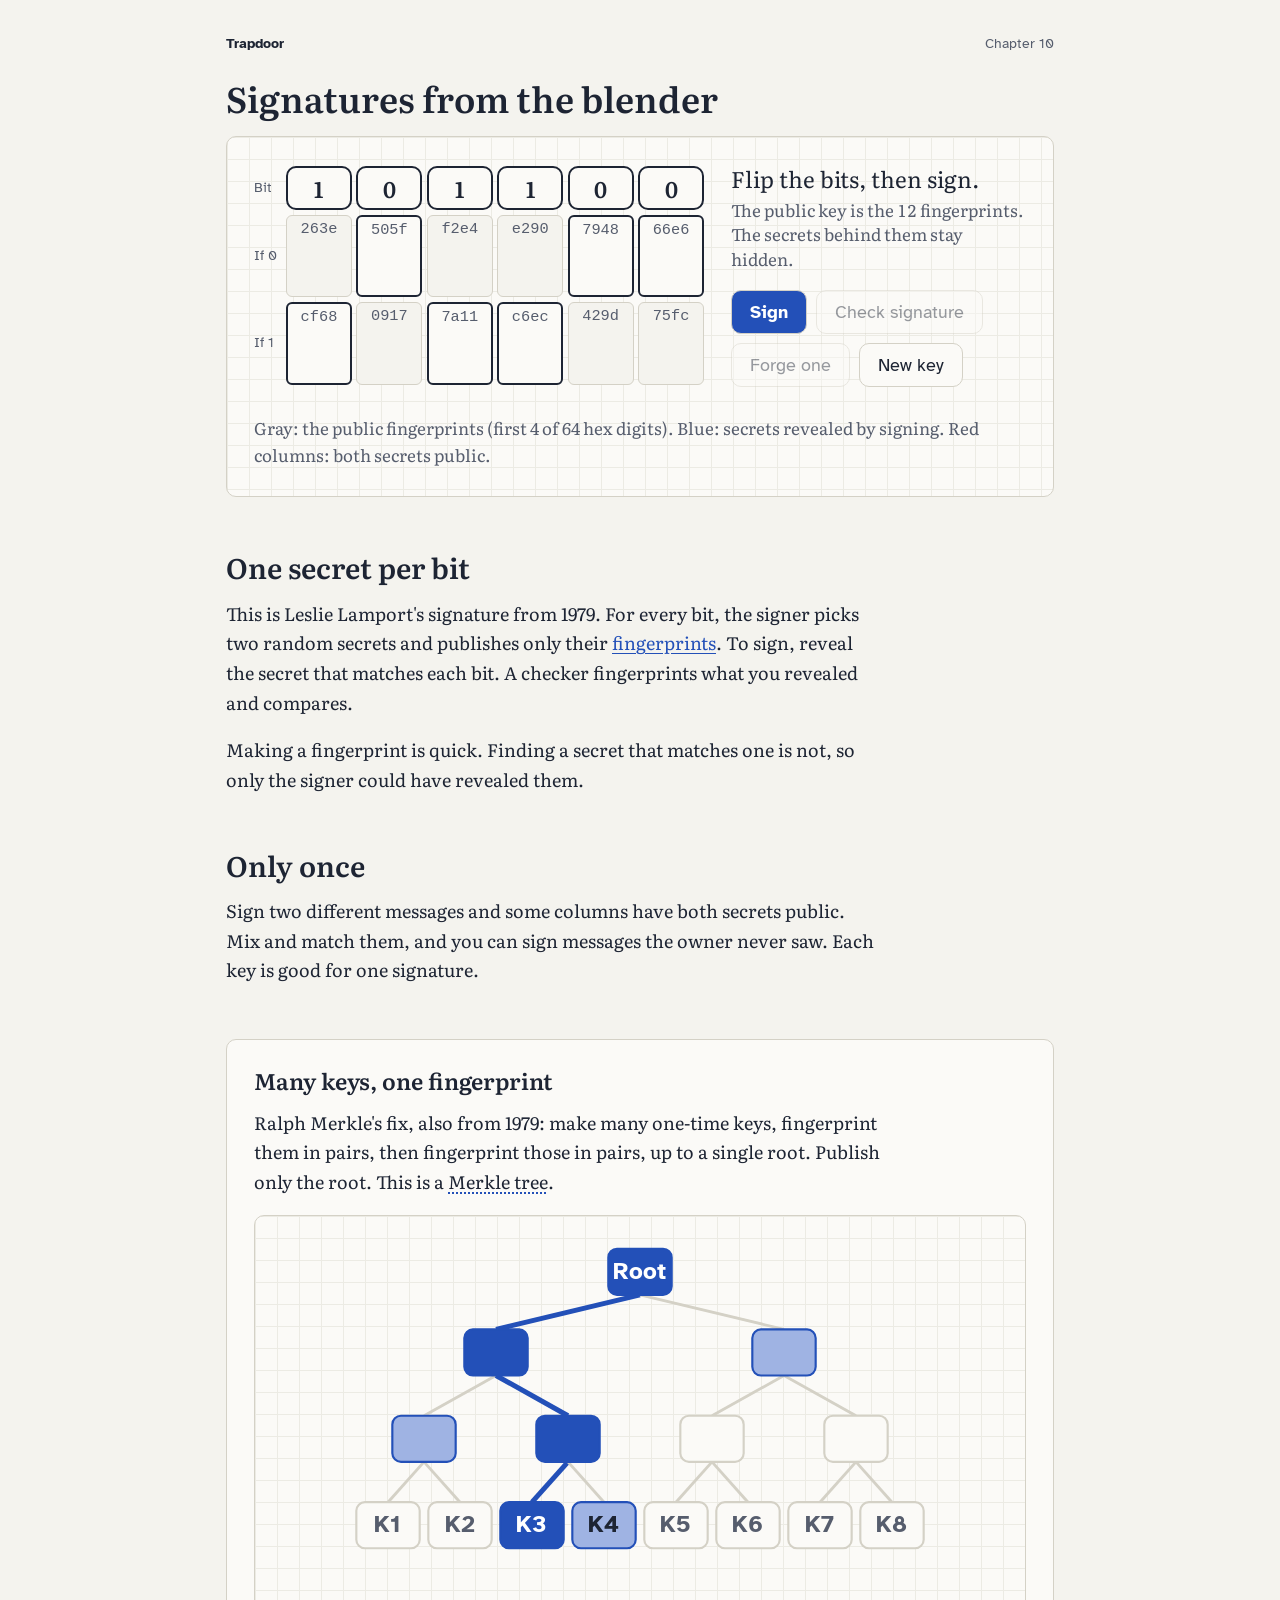
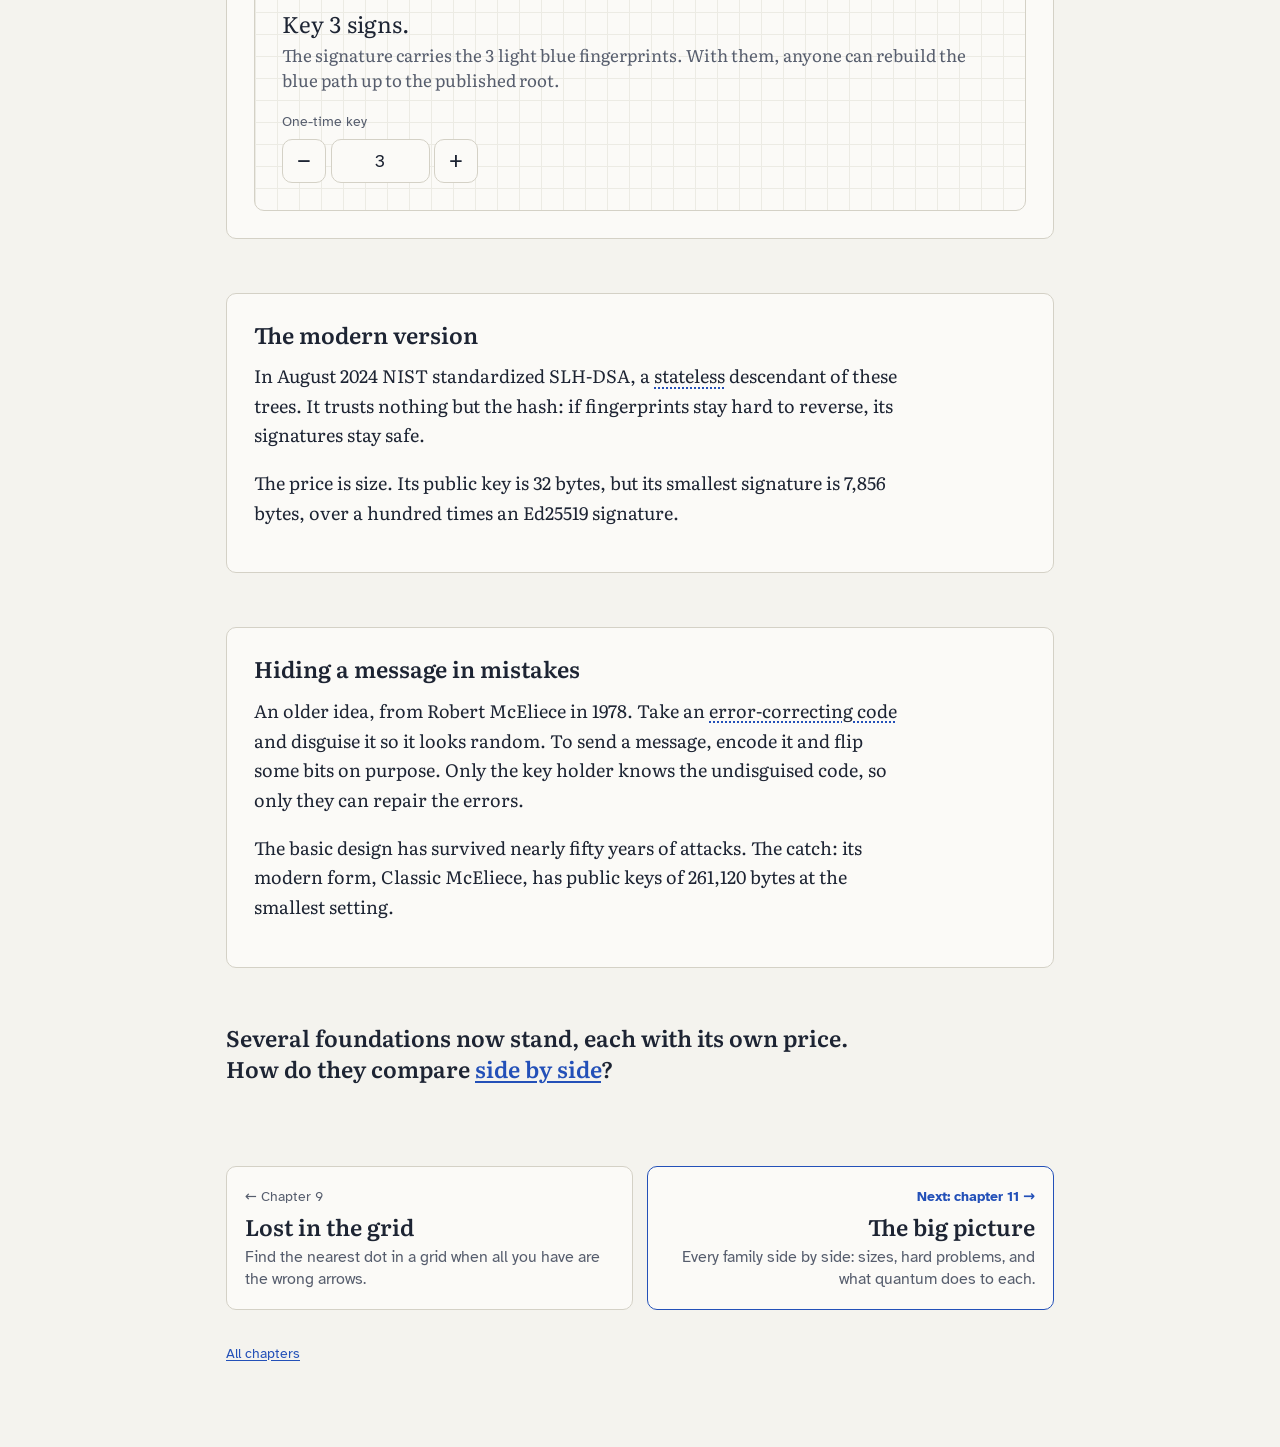
<file: chapters/hash-signatures.html>
<!doctype html>
<html lang="en">
<head>
  <meta charset="utf-8">
  <meta name="viewport" content="width=device-width, initial-scale=1">
  <title>Signatures from the blender: hash-based signatures | Trapdoor</title>
  <meta name="description" content="A hands-on lesson on hash-based signatures: sign with a Lamport one-time key, watch a second signature leak it, and see how Merkle trees and SLH-DSA build on the idea.">
  <link rel="canonical" href="https://maninae.github.io/trapdoor/chapters/hash-signatures.html">
  <meta property="og:type" content="article">
  <meta property="og:site_name" content="Trapdoor">
  <meta property="og:title" content="Signatures from the blender: hash-based signatures">
  <meta property="og:description" content="A hands-on lesson on hash-based signatures: sign with a Lamport one-time key, watch a second signature leak it, and see how Merkle trees and SLH-DSA build on the idea.">
  <meta property="og:url" content="https://maninae.github.io/trapdoor/chapters/hash-signatures.html">
  <meta property="og:image" content="https://maninae.github.io/trapdoor/assets/preview.png">
  <meta property="og:image:width" content="1200">
  <meta property="og:image:height" content="630">
  <meta property="og:image:alt" content="Trapdoor: the site name beside the elliptic curve widget from chapter 7, drawn on squared paper.">
  <meta name="twitter:card" content="summary_large_image">
  <meta name="twitter:title" content="Signatures from the blender: hash-based signatures">
  <meta name="twitter:description" content="A hands-on lesson on hash-based signatures: sign with a Lamport one-time key, watch a second signature leak it, and see how Merkle trees and SLH-DSA build on the idea.">
  <meta name="twitter:image" content="https://maninae.github.io/trapdoor/assets/preview.png">
  <meta name="theme-color" content="#f4f3ee">
  <meta name="color-scheme" content="light">
  <link rel="icon" href="../favicon.svg" type="image/svg+xml">
  <link rel="icon" href="../assets/icons/favicon-32.png" type="image/png" sizes="32x32">
  <link rel="apple-touch-icon" href="../assets/icons/apple-touch-icon.png">
  <link rel="manifest" href="../manifest.webmanifest">
  <link rel="preconnect" href="https://fonts.googleapis.com">
  <link rel="preconnect" href="https://fonts.gstatic.com" crossorigin>
  <link rel="stylesheet" href="https://fonts.googleapis.com/css2?family=Atkinson+Hyperlegible:wght@400;700&family=Literata:opsz,wght@7..72,400;7..72,600&display=swap">
  <link rel="stylesheet" href="../styles/tokens.css">
  <link rel="stylesheet" href="../styles/base.css">
  <link rel="stylesheet" href="../styles/widgets.css">
  <link rel="stylesheet" href="../styles/controls.css">
  <link rel="stylesheet" href="../styles/components.css">
  <link rel="stylesheet" href="../styles/chapter-hash-signatures.css">
</head>
<body>
  <header class="site-header">
    <a class="site-name" href="../index.html">Trapdoor</a>
    <span class="chapter-number">Chapter 10</span>
  </header>

  <main class="chapter">
    <h1>Signatures from the blender</h1>

    <figure class="widget widget-hero" id="lamport-widget">
      <div class="key-grid" role="group" aria-label="Message bits and the one-time key"></div>
      <div class="widget-panel">
        <p class="readout" aria-live="polite"></p>
        <div class="action-row">
          <button type="button" class="button-primary" data-action="sign">Sign</button>
          <button type="button" data-action="check">Check signature</button>
          <button type="button" data-action="forge">Forge one</button>
          <button type="button" data-action="new">New key</button>
        </div>
      </div>
      <figcaption class="key-caption">Gray: the public fingerprints (first 4 of 64 hex digits). Blue: secrets revealed by signing. Red columns: both secrets public.</figcaption>
    </figure>

    <section class="prose" aria-labelledby="lamport-heading">
      <h2 id="lamport-heading">One secret per bit</h2>
      <p>This is Leslie Lamport's signature from 1979. For every bit, the signer picks two random secrets and publishes only their <a href="scrambling.html">fingerprints</a>. To sign, reveal the secret that matches each bit. A checker fingerprints what you revealed and compares.</p>
      <p>Making a fingerprint is quick. Finding a secret that matches one is not, so only the signer could have revealed them.</p>
    </section>

    <section class="prose" aria-labelledby="once-heading">
      <h2 id="once-heading">Only once</h2>
      <p>Sign two different messages and some columns have both secrets public. Mix and match them, and you can sign messages the owner never saw. Each key is good for one signature.</p>
    </section>

    <section class="card" aria-labelledby="merkle-heading">
      <h2 id="merkle-heading">Many keys, one fingerprint</h2>
      <p>Ralph Merkle's fix, also from 1979: make many one-time keys, fingerprint them in pairs, then fingerprint those in pairs, up to a single root. Publish only the root. This is a <button type="button" class="term" aria-controls="note-merkle" aria-expanded="false">Merkle tree</button>.</p>
      <aside class="term-note" id="note-merkle" hidden>
        <p>A Merkle tree fingerprints data in pairs, level by level, until one fingerprint remains. Changing anything at the bottom changes the root, so the root vouches for everything beneath it. Git and Bitcoin use the same trick.</p>
        <p><a href="https://en.wikipedia.org/wiki/Merkle_tree" target="_blank" rel="noopener">Merkle tree on Wikipedia</a></p>
        <button type="button" class="term-note-close">Close</button>
      </aside>
      <figure class="widget widget-merkle" id="merkle-widget">
        <svg class="merkle-svg" role="img" aria-label="A tree of fingerprints"></svg>
        <div class="widget-panel">
          <p class="readout" aria-live="polite"></p>
          <div class="widget-controls"></div>
        </div>
      </figure>
    </section>

    <section class="card" aria-labelledby="slh-heading">
      <h2 id="slh-heading">The modern version</h2>
      <p>In August 2024 NIST standardized SLH-DSA, a <button type="button" class="term" aria-controls="note-stateless" aria-expanded="false">stateless</button> descendant of these trees. It trusts nothing but the hash: if fingerprints stay hard to reverse, its signatures stay safe.</p>
      <aside class="term-note" id="note-stateless" hidden>
        <p>A plain Merkle tree forces the signer to remember which one-time keys are used up; reusing one leaks it. A stateless scheme needs no such memory. SLH-DSA picks keys from a giant tree pseudo-randomly, using keys that tolerate a few reuses.</p>
        <p><a href="https://en.wikipedia.org/wiki/SPHINCS%2B" target="_blank" rel="noopener">SPHINCS+, the basis of SLH-DSA, on Wikipedia</a></p>
        <button type="button" class="term-note-close">Close</button>
      </aside>
      <p>The price is size. Its public key is 32 bytes, but its smallest signature is 7,856 bytes, over a hundred times an Ed25519 signature.</p>
    </section>

    <section class="card" aria-labelledby="mceliece-heading">
      <h2 id="mceliece-heading">Hiding a message in mistakes</h2>
      <p>An older idea, from Robert McEliece in 1978. Take an <button type="button" class="term" aria-controls="note-code" aria-expanded="false">error-correcting code</button> and disguise it so it looks random. To send a message, encode it and flip some bits on purpose. Only the key holder knows the undisguised code, so only they can repair the errors.</p>
      <aside class="term-note" id="note-code" hidden>
        <p>An error-correcting code adds careful redundancy to data so that a few flipped bits can be found and fixed. It is why a scratched disc still plays and why QR codes survive smudges.</p>
        <p><a href="https://en.wikipedia.org/wiki/Error_correction_code" target="_blank" rel="noopener">Error correction code on Wikipedia</a></p>
        <button type="button" class="term-note-close">Close</button>
      </aside>
      <p>The basic design has survived nearly fifty years of attacks. The catch: its modern form, Classic McEliece, has public keys of 261,120 bytes at the smallest setting.</p>
    </section>

    <section class="prose closing">
      <p class="bridge">Several foundations now stand, each with its own price. How do they compare <a href="big-picture.html">side by side</a>?</p>
    </section>
  </main>

  <nav class="chapter-nav" aria-label="Chapters">
    <p class="chapter-nav-all"><a href="../index.html">All chapters</a></p>
  </nav>

  <script src="../scripts/core.js"></script>
  <script src="../scripts/glossary.js"></script>
  <script src="../scripts/widget-hash-signatures-lamport.js"></script>
  <script src="../scripts/widget-hash-signatures-merkle.js"></script>
  <script src="../scripts/chapters.js"></script>
  <script src="../scripts/chapter-nav.js"></script>
</body>
</html>
</file>
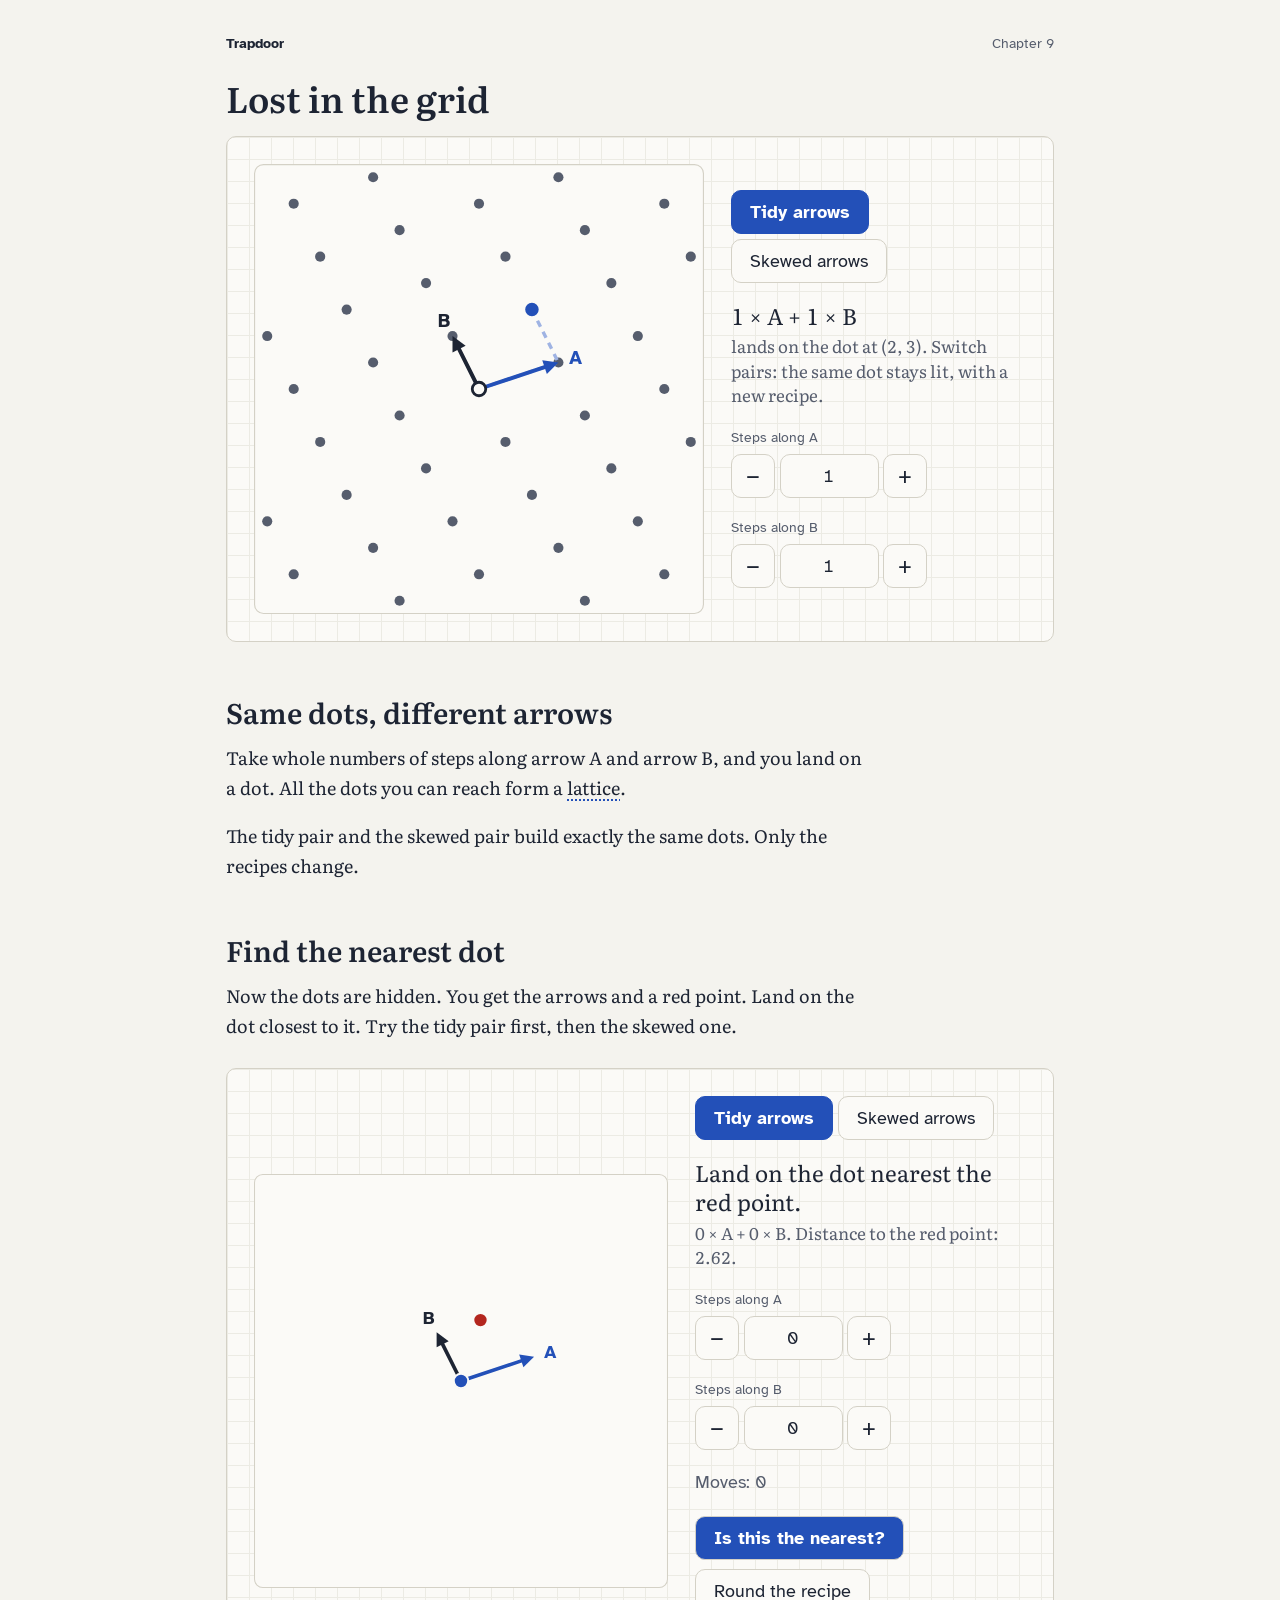
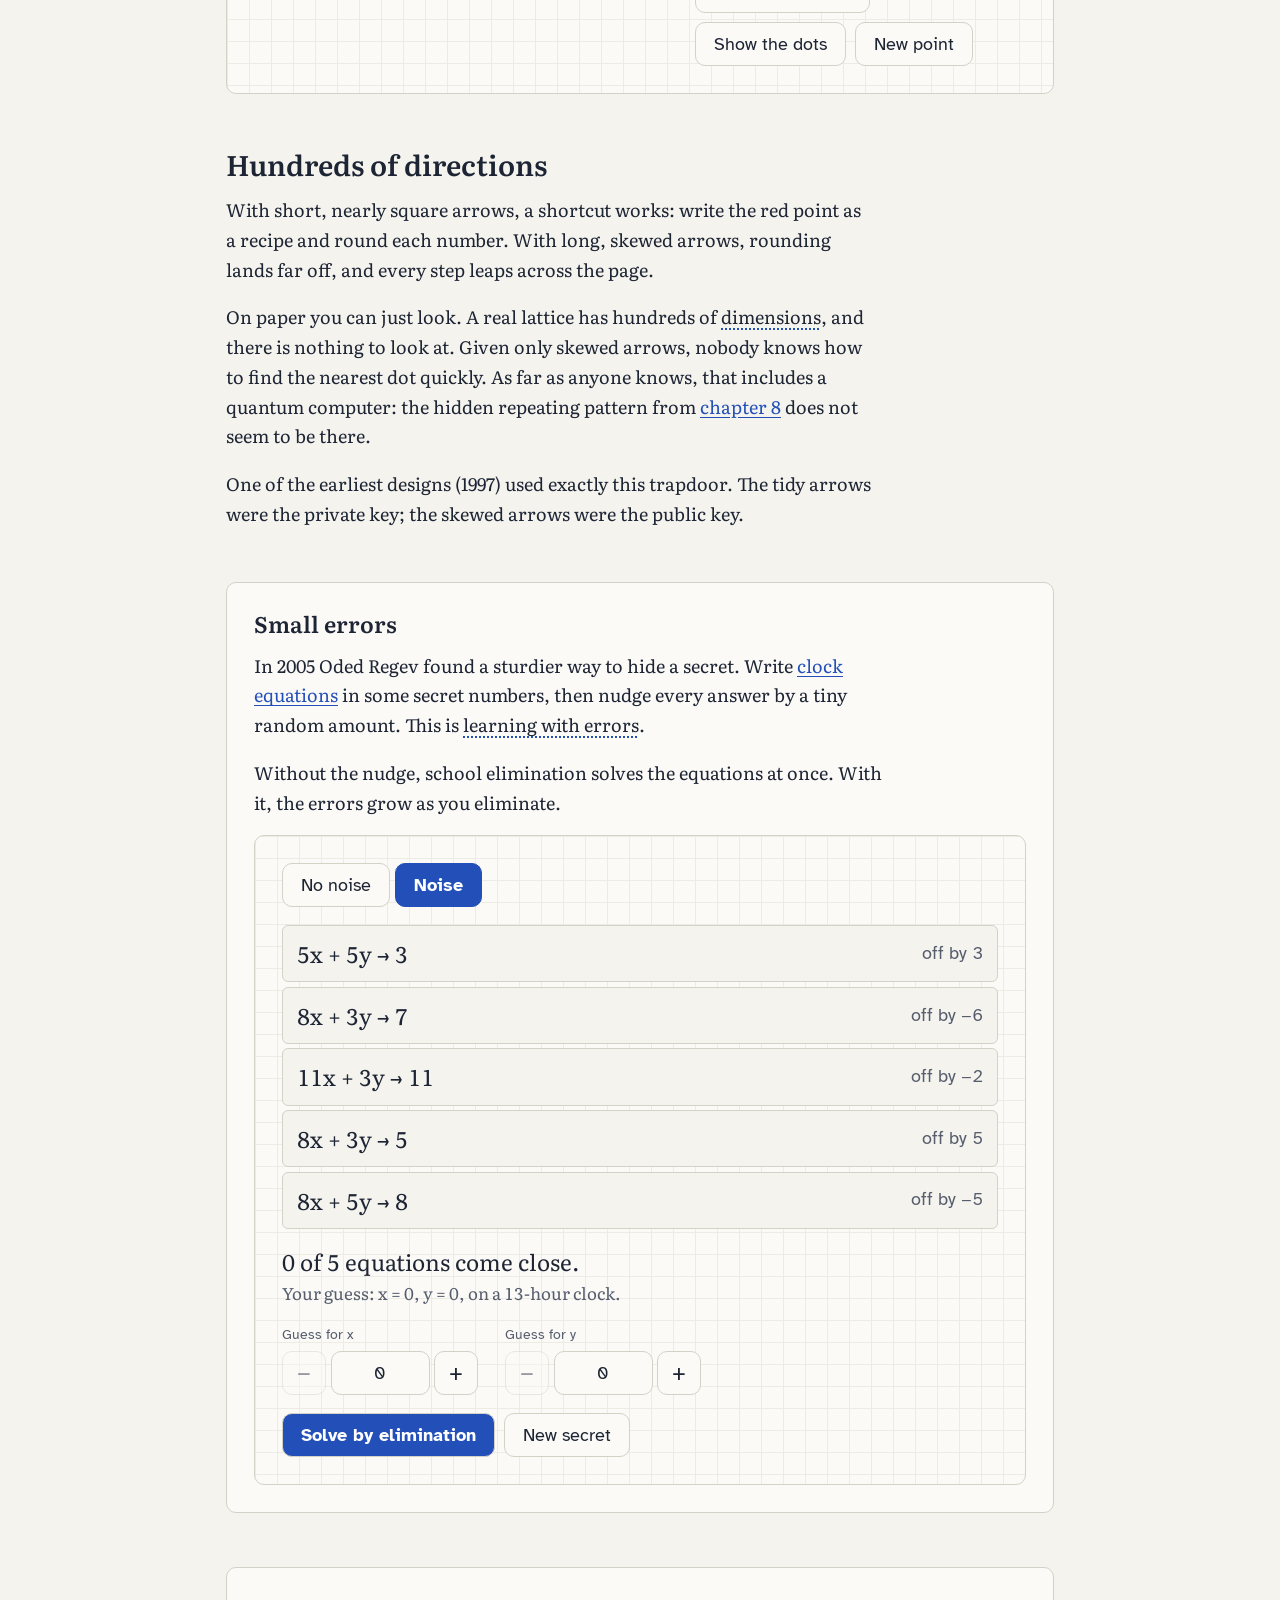
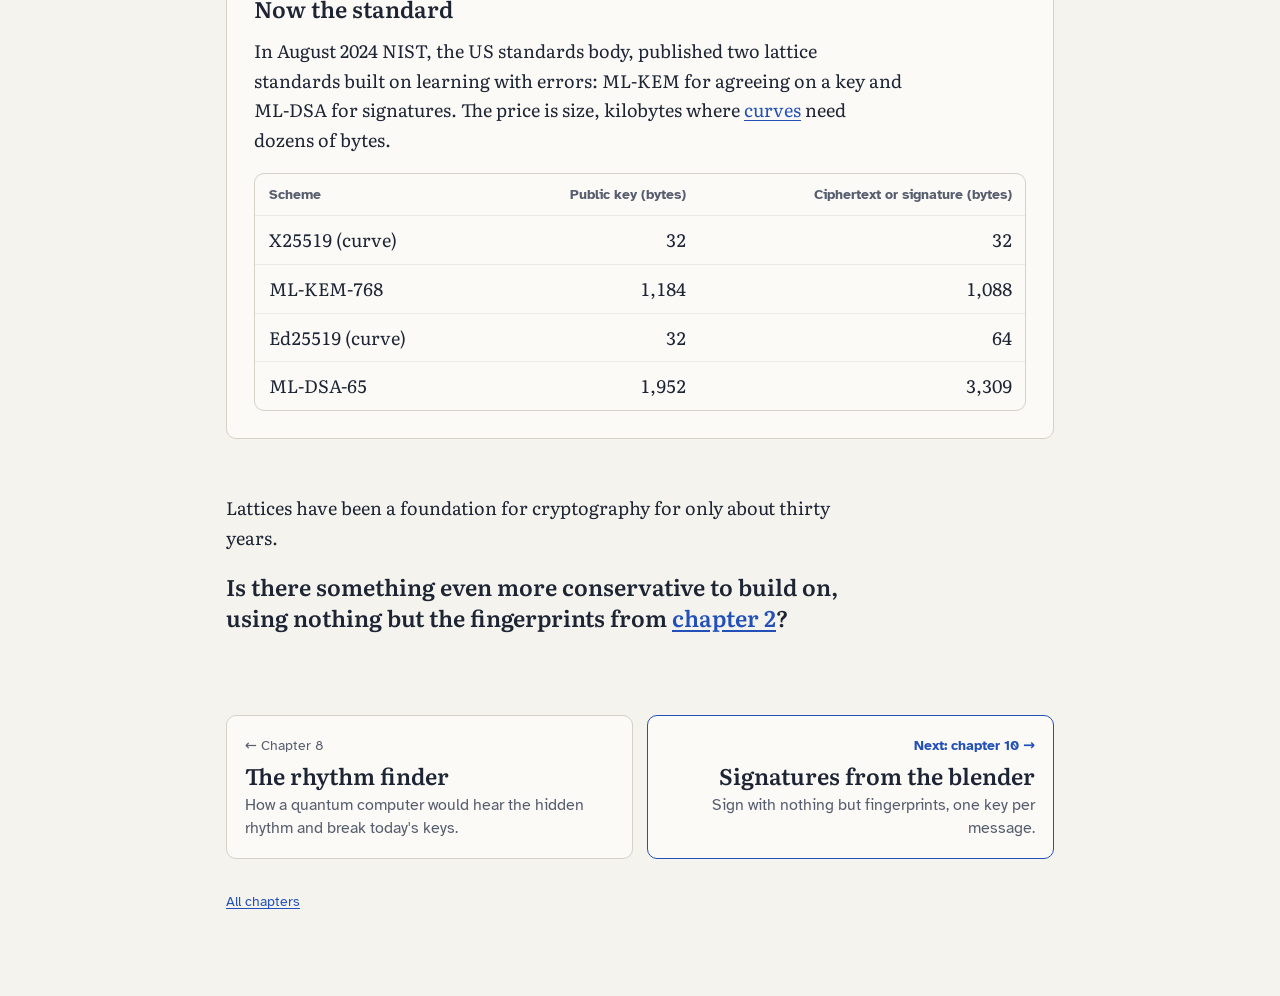
<file: chapters/lattices.html>
<!doctype html>
<html lang="en">
<head>
  <meta charset="utf-8">
  <meta name="viewport" content="width=device-width, initial-scale=1">
  <title>Lost in the grid: lattice cryptography and ML-KEM | Trapdoor</title>
  <meta name="description" content="A hands-on lesson on lattices: two pairs of arrows build the same grid of dots, and finding the nearest dot with the wrong pair is a problem nobody knows how to solve quickly.">
  <link rel="canonical" href="https://maninae.github.io/trapdoor/chapters/lattices.html">
  <meta property="og:type" content="article">
  <meta property="og:site_name" content="Trapdoor">
  <meta property="og:title" content="Lost in the grid: lattice cryptography and ML-KEM">
  <meta property="og:description" content="A hands-on lesson on lattices: two pairs of arrows build the same grid of dots, and finding the nearest dot with the wrong pair is a problem nobody knows how to solve quickly.">
  <meta property="og:url" content="https://maninae.github.io/trapdoor/chapters/lattices.html">
  <meta property="og:image" content="https://maninae.github.io/trapdoor/assets/preview.png">
  <meta property="og:image:width" content="1200">
  <meta property="og:image:height" content="630">
  <meta property="og:image:alt" content="Trapdoor: the site name beside the elliptic curve widget from chapter 7, drawn on squared paper.">
  <meta name="twitter:card" content="summary_large_image">
  <meta name="twitter:title" content="Lost in the grid: lattice cryptography and ML-KEM">
  <meta name="twitter:description" content="A hands-on lesson on lattices: two pairs of arrows build the same grid of dots, and finding the nearest dot with the wrong pair is a problem nobody knows how to solve quickly.">
  <meta name="twitter:image" content="https://maninae.github.io/trapdoor/assets/preview.png">
  <meta name="theme-color" content="#f4f3ee">
  <meta name="color-scheme" content="light">
  <link rel="icon" href="../favicon.svg" type="image/svg+xml">
  <link rel="icon" href="../assets/icons/favicon-32.png" type="image/png" sizes="32x32">
  <link rel="apple-touch-icon" href="../assets/icons/apple-touch-icon.png">
  <link rel="manifest" href="../manifest.webmanifest">
  <link rel="preconnect" href="https://fonts.googleapis.com">
  <link rel="preconnect" href="https://fonts.gstatic.com" crossorigin>
  <link rel="stylesheet" href="https://fonts.googleapis.com/css2?family=Atkinson+Hyperlegible:wght@400;700&family=Literata:opsz,wght@7..72,400;7..72,600&display=swap">
  <link rel="stylesheet" href="../styles/tokens.css">
  <link rel="stylesheet" href="../styles/base.css">
  <link rel="stylesheet" href="../styles/widgets.css">
  <link rel="stylesheet" href="../styles/controls.css">
  <link rel="stylesheet" href="../styles/components.css">
  <link rel="stylesheet" href="../styles/chapter-lattices.css">
</head>
<body>
  <header class="site-header">
    <a class="site-name" href="../index.html">Trapdoor</a>
    <span class="chapter-number">Chapter 9</span>
  </header>

  <main class="chapter">
    <h1>Lost in the grid</h1>

    <figure class="widget widget-hero" id="lattice-grid-widget">
      <svg class="lattice-svg" role="img" aria-label="A grid of dots with two arrows"></svg>
      <div class="widget-panel">
        <div class="operation-toggle" role="group" aria-label="Arrow pair">
          <button type="button" data-basis="tidy" aria-pressed="true">Tidy arrows</button>
          <button type="button" data-basis="skewed" aria-pressed="false">Skewed arrows</button>
        </div>
        <p class="readout" aria-live="polite"></p>
        <div class="widget-controls"></div>
      </div>
    </figure>

    <section class="prose" aria-labelledby="same-heading">
      <h2 id="same-heading">Same dots, different arrows</h2>
      <p>Take whole numbers of steps along arrow A and arrow B, and you land on a dot. All the dots you can reach form a <button type="button" class="term" aria-controls="note-lattice" aria-expanded="false">lattice</button>.</p>
      <aside class="term-note" id="note-lattice" hidden>
        <p>A lattice is a grid of points that repeats perfectly in every direction. Pick some arrows; the lattice is every point you reach by adding whole numbers of copies of them, backward steps included. Many different sets of arrows can build the same lattice.</p>
        <p><a href="https://en.wikipedia.org/wiki/Lattice_(group)" target="_blank" rel="noopener">Lattice on Wikipedia</a></p>
        <button type="button" class="term-note-close">Close</button>
      </aside>
      <p>The tidy pair and the skewed pair build exactly the same dots. Only the recipes change.</p>
    </section>

    <section class="prose" aria-labelledby="nearest-heading">
      <h2 id="nearest-heading">Find the nearest dot</h2>
      <p>Now the dots are hidden. You get the arrows and a red point. Land on the dot closest to it. Try the tidy pair first, then the skewed one.</p>
    </section>

    <figure class="widget" id="lattice-nearest-widget">
      <svg class="lattice-svg" role="img" aria-label="Two arrows and a red target point"></svg>
      <div class="widget-panel">
        <div class="operation-toggle" role="group" aria-label="Arrow pair">
          <button type="button" data-basis="tidy" aria-pressed="true">Tidy arrows</button>
          <button type="button" data-basis="skewed" aria-pressed="false">Skewed arrows</button>
        </div>
        <p class="readout" aria-live="polite"></p>
        <div class="widget-controls"></div>
        <p class="tries">Moves: <span class="moves-count">0</span></p>
        <div class="action-row">
          <button type="button" class="button-primary" data-action="check">Is this the nearest?</button>
          <button type="button" data-action="round">Round the recipe</button>
          <button type="button" data-action="dots">Show the dots</button>
          <button type="button" data-action="new">New point</button>
        </div>
      </div>
    </figure>

    <section class="prose" aria-labelledby="dimensions-heading">
      <h2 id="dimensions-heading">Hundreds of directions</h2>
      <p>With short, nearly square arrows, a shortcut works: write the red point as a recipe and round each number. With long, skewed arrows, rounding lands far off, and every step leaps across the page.</p>
      <p>On paper you can just look. A real lattice has hundreds of <button type="button" class="term" aria-controls="note-dimension" aria-expanded="false">dimensions</button>, and there is nothing to look at. Given only skewed arrows, nobody knows how to find the nearest dot quickly. As far as anyone knows, that includes a quantum computer: the hidden repeating pattern from <a href="quantum.html">chapter 8</a> does not seem to be there.</p>
      <aside class="term-note" id="note-dimension" hidden>
        <p>Each dimension is one more independent direction. A page has two, a room has three. Math happily allows 500: a point is then a list of 500 numbers, and an arrow moves all of them at once.</p>
        <p><a href="https://en.wikipedia.org/wiki/Dimension" target="_blank" rel="noopener">Dimension on Wikipedia</a></p>
        <button type="button" class="term-note-close">Close</button>
      </aside>
      <p>One of the earliest designs (1997) used exactly this trapdoor. The tidy arrows were the private key; the skewed arrows were the public key.</p>
    </section>

    <section class="card" aria-labelledby="errors-heading">
      <h2 id="errors-heading">Small errors</h2>
      <p>In 2005 Oded Regev found a sturdier way to hide a secret. Write <a href="clock-math.html">clock equations</a> in some secret numbers, then nudge every answer by a tiny random amount. This is <button type="button" class="term" aria-controls="note-lwe" aria-expanded="false">learning with errors</button>.</p>
      <aside class="term-note" id="note-lwe" hidden>
        <p>Learning with errors asks you to recover secret numbers from many clock equations whose answers are each slightly wrong. Regev proved that, for a quantum computer, solving it is at least as hard as certain worst-case lattice problems. Nearly all lattice cryptography in use today builds on it.</p>
        <p><a href="https://en.wikipedia.org/wiki/Learning_with_errors" target="_blank" rel="noopener">Learning with errors on Wikipedia</a></p>
        <button type="button" class="term-note-close">Close</button>
      </aside>
      <p>Without the nudge, school elimination solves the equations at once. With it, the errors grow as you eliminate.</p>
      <figure class="widget widget-noise" id="lattice-noise-widget">
        <div class="widget-panel">
          <div class="operation-toggle" role="group" aria-label="Noise">
            <button type="button" data-noise="off" aria-pressed="false">No noise</button>
            <button type="button" data-noise="on" aria-pressed="true">Noise</button>
          </div>
          <ol class="equation-list" aria-label="Equations on a 13-hour clock"></ol>
          <p class="readout" aria-live="polite"></p>
          <div class="widget-controls"></div>
          <div class="action-row">
            <button type="button" class="button-primary" data-action="eliminate">Solve by elimination</button>
            <button type="button" data-action="new">New secret</button>
          </div>
        </div>
      </figure>
    </section>

    <section class="card" aria-labelledby="standard-heading">
      <h2 id="standard-heading">Now the standard</h2>
      <p>In August 2024 NIST, the US standards body, published two lattice standards built on learning with errors: ML-KEM for agreeing on a key and ML-DSA for signatures. The price is size, kilobytes where <a href="curves.html">curves</a> need dozens of bytes.</p>
      <div class="table-scroll" role="region" aria-label="Key sizes" tabindex="0">
        <table class="data-table size-table">
          <thead>
            <tr><th scope="col">Scheme</th><th scope="col" class="numeric">Public key (bytes)</th><th scope="col" class="numeric">Ciphertext or signature (bytes)</th></tr>
          </thead>
          <tbody>
            <tr><th scope="row">X25519 (curve)</th><td class="numeric">32</td><td class="numeric">32</td></tr>
            <tr><th scope="row">ML-KEM-768</th><td class="numeric">1,184</td><td class="numeric">1,088</td></tr>
            <tr><th scope="row">Ed25519 (curve)</th><td class="numeric">32</td><td class="numeric">64</td></tr>
            <tr><th scope="row">ML-DSA-65</th><td class="numeric">1,952</td><td class="numeric">3,309</td></tr>
          </tbody>
        </table>
      </div>
    </section>

    <section class="prose closing">
      <p>Lattices have been a foundation for cryptography for only about thirty years.</p>
      <p class="bridge">Is there something even more conservative to build on, using nothing but the fingerprints from <a href="scrambling.html">chapter 2</a>?</p>
    </section>
  </main>

  <nav class="chapter-nav" aria-label="Chapters">
    <p class="chapter-nav-all"><a href="../index.html">All chapters</a></p>
  </nav>

  <script src="../scripts/core.js"></script>
  <script src="../scripts/glossary.js"></script>
  <script src="../scripts/lattices-helpers.js"></script>
  <script src="../scripts/widget-lattices-grid.js"></script>
  <script src="../scripts/widget-lattices-nearest.js"></script>
  <script src="../scripts/widget-lattices-noise.js"></script>
  <script src="../scripts/chapters.js"></script>
  <script src="../scripts/chapter-nav.js"></script>
</body>
</html>
</file>
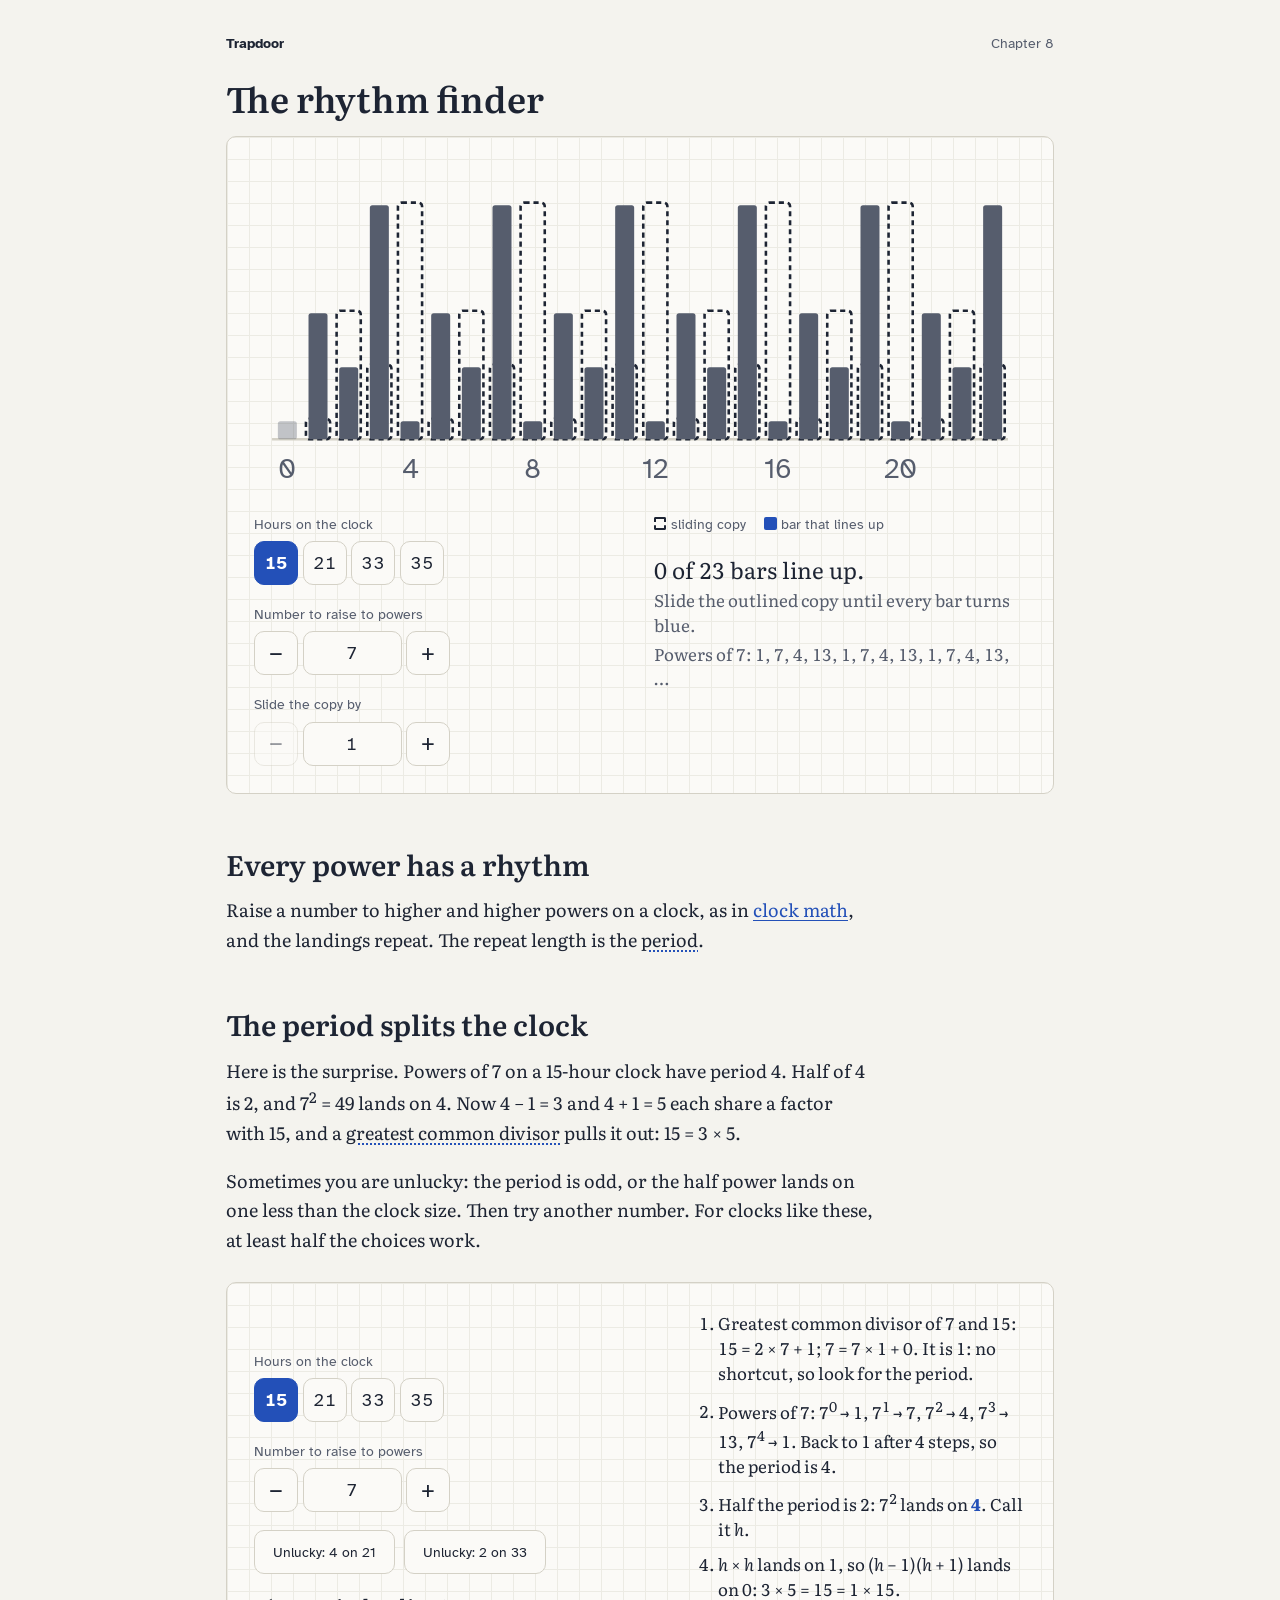
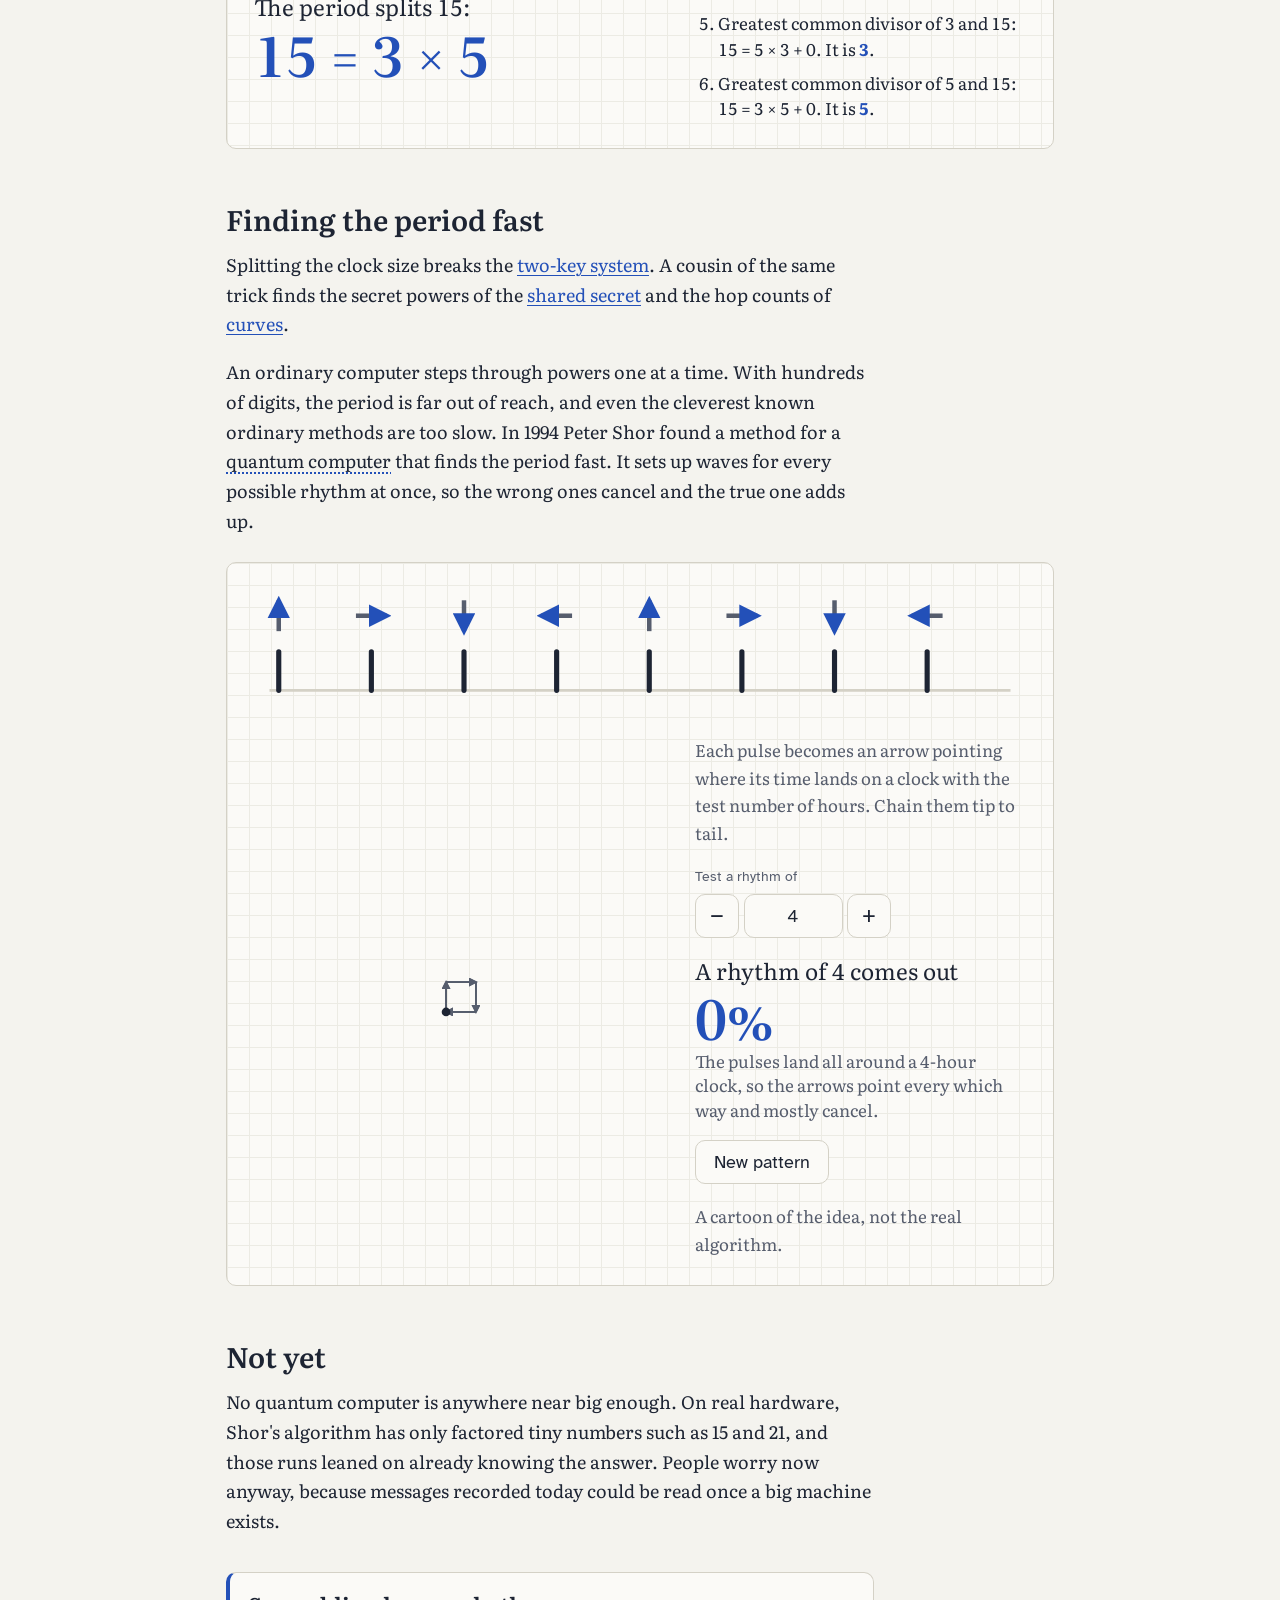
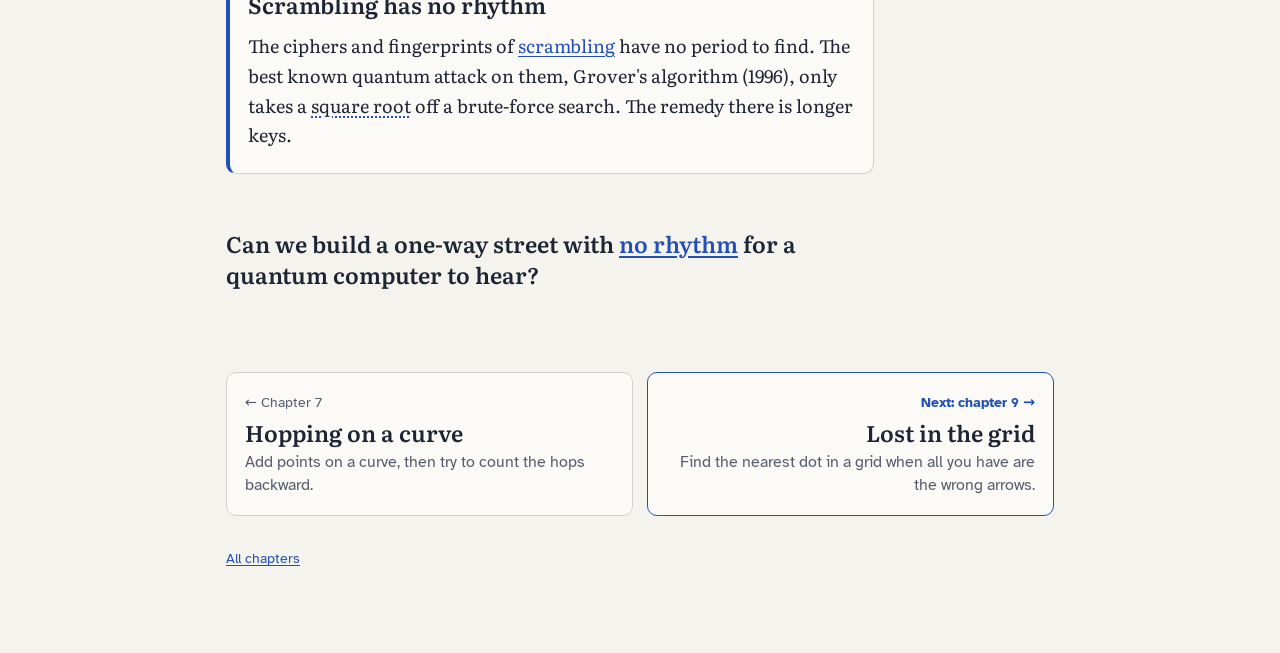
<file: chapters/quantum.html>
<!doctype html>
<html lang="en">
<head>
  <meta charset="utf-8">
  <meta name="viewport" content="width=device-width, initial-scale=1">
  <title>The rhythm finder: how Shor's algorithm breaks RSA | Trapdoor</title>
  <meta name="description" content="A hands-on lesson on why a large quantum computer would break today's public-key codes: powers on a clock repeat, and the repeat length splits the clock size into factors.">
  <link rel="canonical" href="https://maninae.github.io/trapdoor/chapters/quantum.html">
  <meta property="og:type" content="article">
  <meta property="og:site_name" content="Trapdoor">
  <meta property="og:title" content="The rhythm finder: how Shor&#x27;s algorithm breaks RSA">
  <meta property="og:description" content="A hands-on lesson on why a large quantum computer would break today&#x27;s public-key codes: powers on a clock repeat, and the repeat length splits the clock size into factors.">
  <meta property="og:url" content="https://maninae.github.io/trapdoor/chapters/quantum.html">
  <meta property="og:image" content="https://maninae.github.io/trapdoor/assets/preview.png">
  <meta property="og:image:width" content="1200">
  <meta property="og:image:height" content="630">
  <meta property="og:image:alt" content="Trapdoor: the site name beside the elliptic curve widget from chapter 7, drawn on squared paper.">
  <meta name="twitter:card" content="summary_large_image">
  <meta name="twitter:title" content="The rhythm finder: how Shor&#x27;s algorithm breaks RSA">
  <meta name="twitter:description" content="A hands-on lesson on why a large quantum computer would break today&#x27;s public-key codes: powers on a clock repeat, and the repeat length splits the clock size into factors.">
  <meta name="twitter:image" content="https://maninae.github.io/trapdoor/assets/preview.png">
  <meta name="theme-color" content="#f4f3ee">
  <meta name="color-scheme" content="light">
  <link rel="icon" href="../favicon.svg" type="image/svg+xml">
  <link rel="icon" href="../assets/icons/favicon-32.png" type="image/png" sizes="32x32">
  <link rel="apple-touch-icon" href="../assets/icons/apple-touch-icon.png">
  <link rel="manifest" href="../manifest.webmanifest">
  <link rel="preconnect" href="https://fonts.googleapis.com">
  <link rel="preconnect" href="https://fonts.gstatic.com" crossorigin>
  <link rel="stylesheet" href="https://fonts.googleapis.com/css2?family=Atkinson+Hyperlegible:wght@400;700&family=Literata:opsz,wght@7..72,400;7..72,600&display=swap">
  <link rel="stylesheet" href="../styles/tokens.css">
  <link rel="stylesheet" href="../styles/base.css">
  <link rel="stylesheet" href="../styles/widgets.css">
  <link rel="stylesheet" href="../styles/controls.css">
  <link rel="stylesheet" href="../styles/components.css">
  <link rel="stylesheet" href="../styles/chapter-quantum.css">
</head>
<body>
  <header class="site-header">
    <a class="site-name" href="../index.html">Trapdoor</a>
    <span class="chapter-number">Chapter 8</span>
  </header>

  <main class="chapter">
    <h1>The rhythm finder</h1>

    <figure class="widget widget-hero widget-wide" id="period-widget">
      <svg class="bar-chart" role="img" aria-label="Bar chart of powers on a clock"></svg>
      <div class="widget-panel">
        <div class="widget-settings">
          <div class="prime-picker" role="group" aria-label="Hours on the clock">
            <span class="group-label">Hours on the clock</span>
            <div class="prime-buttons">
              <button type="button" data-clock="15" aria-pressed="true">15</button>
              <button type="button" data-clock="21" aria-pressed="false">21</button>
              <button type="button" data-clock="33" aria-pressed="false">33</button>
              <button type="button" data-clock="35" aria-pressed="false">35</button>
            </div>
          </div>
          <div class="widget-controls"></div>
        </div>
        <div class="readout-column">
          <p class="chart-legend"><span class="legend-swatch legend-swatch-ghost"></span>sliding copy<span class="legend-gap"></span><span class="legend-swatch legend-swatch-match"></span>bar that lines up</p>
          <p class="readout" aria-live="polite"></p>
        </div>
      </div>
    </figure>

    <section class="prose" aria-labelledby="rhythm-heading">
      <h2 id="rhythm-heading">Every power has a rhythm</h2>
      <p>Raise a number to higher and higher powers on a clock, as in <a href="clock-math.html">clock math</a>, and the landings repeat. The repeat length is the <button type="button" class="term" aria-controls="note-period" aria-expanded="false">period</button>.</p>
      <aside class="term-note" id="note-period" hidden>
        <p>The period is the smallest number of steps after which a pattern starts over. Powers of 7 on a 15-hour clock go 1, 7, 4, 13, 1, 7, 4, 13, &hellip; so the period is 4.</p>
        <p><a href="https://en.wikipedia.org/wiki/Multiplicative_order" target="_blank" rel="noopener">Multiplicative order on Wikipedia</a></p>
        <button type="button" class="term-note-close">Close</button>
      </aside>
    </section>

    <section class="prose" aria-labelledby="split-heading">
      <h2 id="split-heading">The period splits the clock</h2>
      <p>Here is the surprise. Powers of 7 on a 15-hour clock have period 4. Half of 4 is 2, and 7<sup>2</sup> = 49 lands on 4. Now 4 &minus; 1 = 3 and 4 + 1 = 5 each share a factor with 15, and a <button type="button" class="term" aria-controls="note-gcd" aria-expanded="false">greatest common divisor</button> pulls it out: 15&nbsp;=&nbsp;3&nbsp;&times;&nbsp;5.</p>
      <aside class="term-note" id="note-gcd" hidden>
        <p>The greatest common divisor of two numbers is the biggest number that divides both. Euclid's method finds it fast: divide, keep the remainder, repeat. The last nonzero remainder is the answer.</p>
        <p><a href="https://www.khanacademy.org/computing/computer-science/cryptography/modarithmetic/a/the-euclidean-algorithm" target="_blank" rel="noopener">The Euclidean algorithm (Khan Academy)</a></p>
        <button type="button" class="term-note-close">Close</button>
      </aside>
      <p>Sometimes you are unlucky: the period is odd, or the half power lands on one less than the clock size. Then try another number. For clocks like these, at least half the choices work.</p>
    </section>

    <figure class="widget" id="factor-widget">
      <div class="widget-panel">
        <div class="prime-picker" role="group" aria-label="Hours on the clock">
          <span class="group-label">Hours on the clock</span>
          <div class="prime-buttons">
            <button type="button" data-clock="15" aria-pressed="true">15</button>
            <button type="button" data-clock="21" aria-pressed="false">21</button>
            <button type="button" data-clock="33" aria-pressed="false">33</button>
            <button type="button" data-clock="35" aria-pressed="false">35</button>
          </div>
        </div>
        <div class="widget-controls"></div>
        <div class="preset-row">
          <button type="button" data-preset="21,4">Unlucky: 4 on 21</button>
          <button type="button" data-preset="33,2">Unlucky: 2 on 33</button>
        </div>
        <p class="readout" aria-live="polite"></p>
      </div>
      <ol class="factor-steps" aria-label="The arithmetic, step by step"></ol>
    </figure>

    <section class="prose" aria-labelledby="shor-heading">
      <h2 id="shor-heading">Finding the period fast</h2>
      <p>Splitting the clock size breaks the <a href="two-keys.html">two-key system</a>. A cousin of the same trick finds the secret powers of the <a href="shared-secret.html">shared secret</a> and the hop counts of <a href="curves.html">curves</a>.</p>
      <p>An ordinary computer steps through powers one at a time. With hundreds of digits, the period is far out of reach, and even the cleverest known ordinary methods are too slow. In 1994 Peter Shor found a method for a <button type="button" class="term" aria-controls="note-quantum" aria-expanded="false">quantum computer</button> that finds the period fast. It sets up waves for every possible rhythm at once, so the wrong ones cancel and the true one adds up.</p>
      <aside class="term-note" id="note-quantum" hidden>
        <p>A quantum computer stores information in qubits, which can hold a blend of 0 and 1 at once. Its steps act on all the possibilities together, and the possibilities interfere like waves. It is not just a faster ordinary computer; it only helps on problems with special structure.</p>
        <p><a href="https://en.wikipedia.org/wiki/Shor%27s_algorithm" target="_blank" rel="noopener">Shor's algorithm on Wikipedia</a></p>
        <button type="button" class="term-note-close">Close</button>
      </aside>
    </section>

    <figure class="widget" id="waves-widget">
      <svg class="pulse-strip" role="img" aria-label="A pattern of pulses"></svg>
      <svg class="arrow-plot" role="img" aria-label="Arrows chained tip to tail"></svg>
      <div class="widget-panel">
        <p class="widget-caption">Each pulse becomes an arrow pointing where its time lands on a clock with the test number of hours. Chain them tip to tail.</p>
        <div class="widget-controls"></div>
        <p class="readout" aria-live="polite"></p>
        <div class="action-row">
          <button type="button" data-action="new">New pattern</button>
        </div>
        <p class="widget-caption">A cartoon of the idea, not the real algorithm.</p>
      </div>
    </figure>

    <section class="prose" aria-labelledby="notyet-heading">
      <h2 id="notyet-heading">Not yet</h2>
      <p>No quantum computer is anywhere near big enough. On real hardware, Shor's algorithm has only factored tiny numbers such as 15 and 21, and those runs leaned on already knowing the answer. People worry now anyway, because messages recorded today could be read once a big machine exists.</p>
    </section>

    <aside class="fact-card" aria-labelledby="grover-heading">
      <h2 id="grover-heading">Scrambling has no rhythm</h2>
      <p>The ciphers and fingerprints of <a href="scrambling.html">scrambling</a> have no period to find. The best known quantum attack on them, Grover's algorithm (1996), only takes a <button type="button" class="term" aria-controls="note-sqrt" aria-expanded="false">square root</button> off a brute-force search. The remedy there is longer keys.</p>
      <aside class="term-note" id="note-sqrt" hidden>
        <p>A search through 2<sup>128</sup> possible keys would take a quantum computer about 2<sup>64</sup> steps, the square root. Doubling the key length to 256 bits puts the work back at 2<sup>128</sup>.</p>
        <p><a href="https://en.wikipedia.org/wiki/Grover%27s_algorithm" target="_blank" rel="noopener">Grover's algorithm on Wikipedia</a></p>
        <button type="button" class="term-note-close">Close</button>
      </aside>
    </aside>

    <section class="prose closing">
      <p class="bridge">Can we build a one-way street with <a href="lattices.html">no rhythm</a> for a quantum computer to hear?</p>
    </section>
  </main>

  <nav class="chapter-nav" aria-label="Chapters">
    <p class="chapter-nav-all"><a href="../index.html">All chapters</a></p>
  </nav>

  <script src="../scripts/core.js"></script>
  <script src="../scripts/glossary.js"></script>
  <script src="../scripts/quantum-helpers.js"></script>
  <script src="../scripts/widget-quantum-period.js"></script>
  <script src="../scripts/widget-quantum-factor.js"></script>
  <script src="../scripts/widget-quantum-waves.js"></script>
  <script src="../scripts/chapters.js"></script>
  <script src="../scripts/chapter-nav.js"></script>
</body>
</html>
</file>
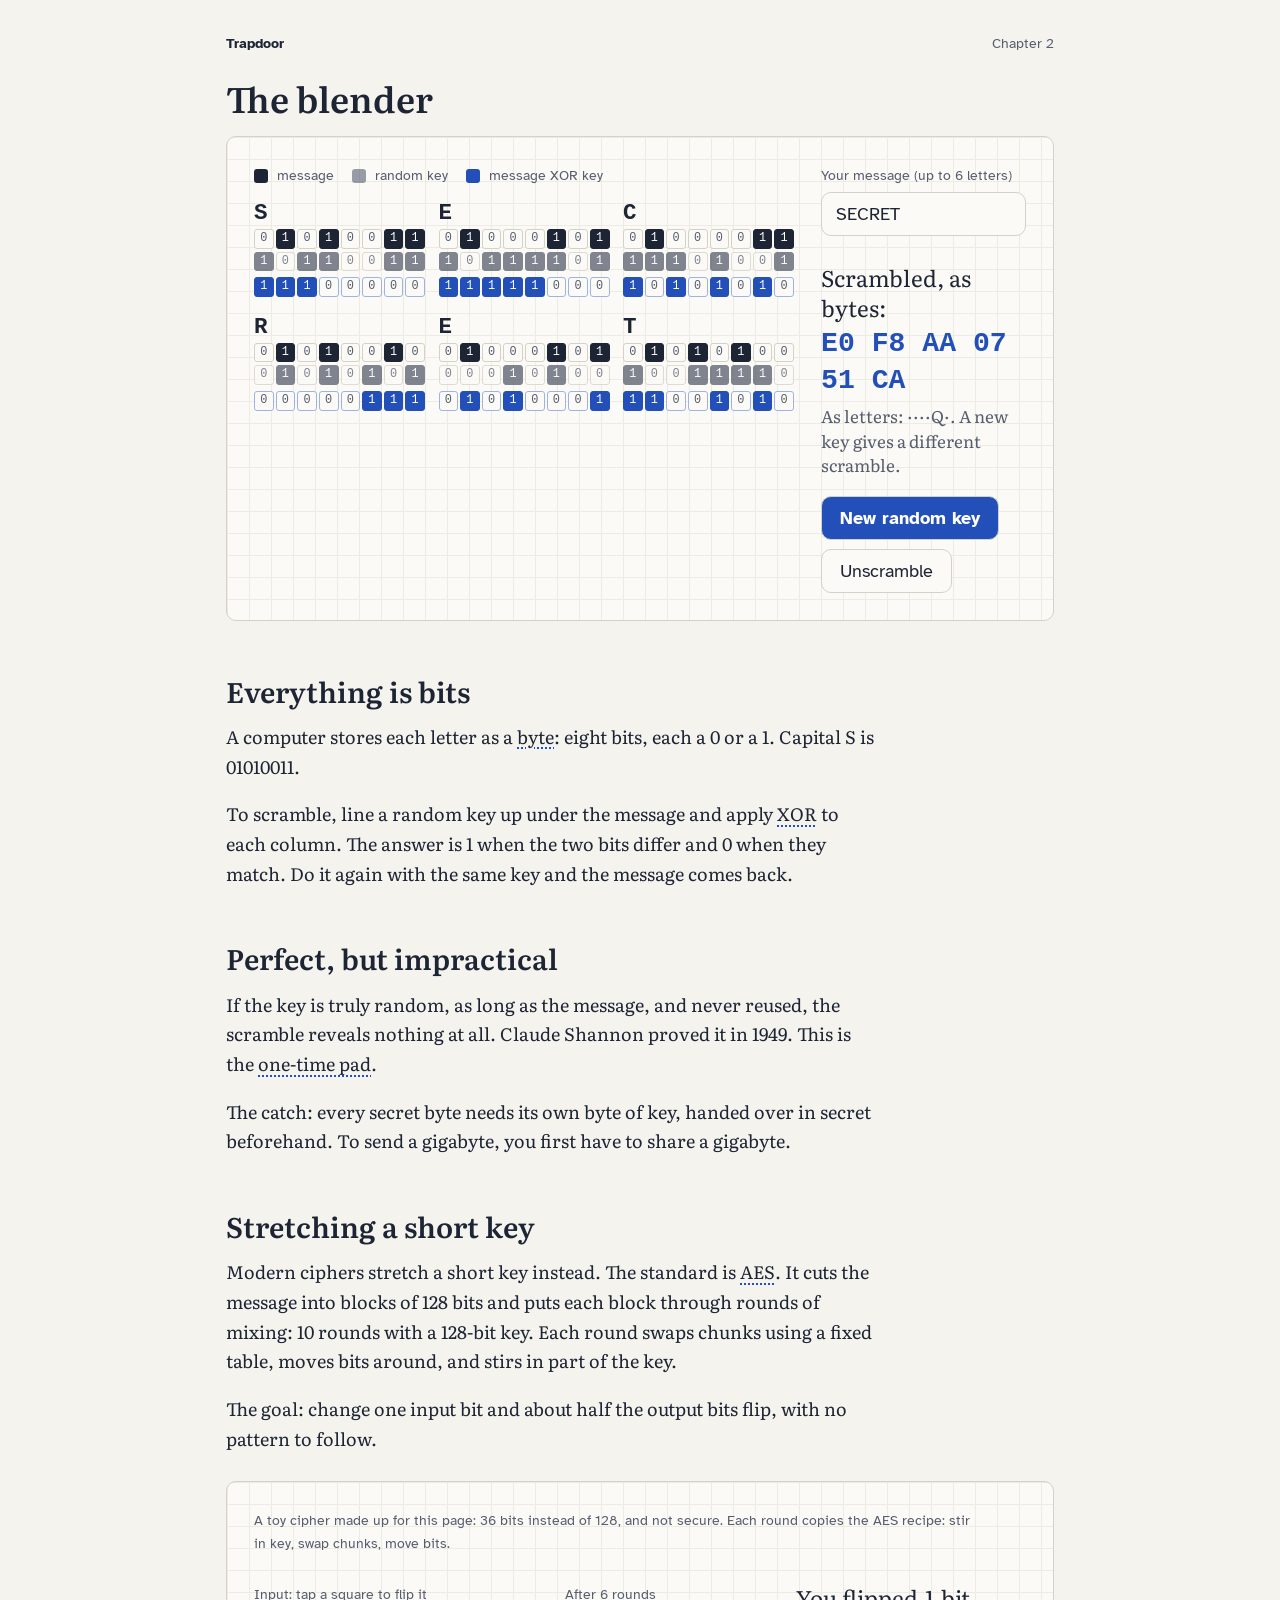
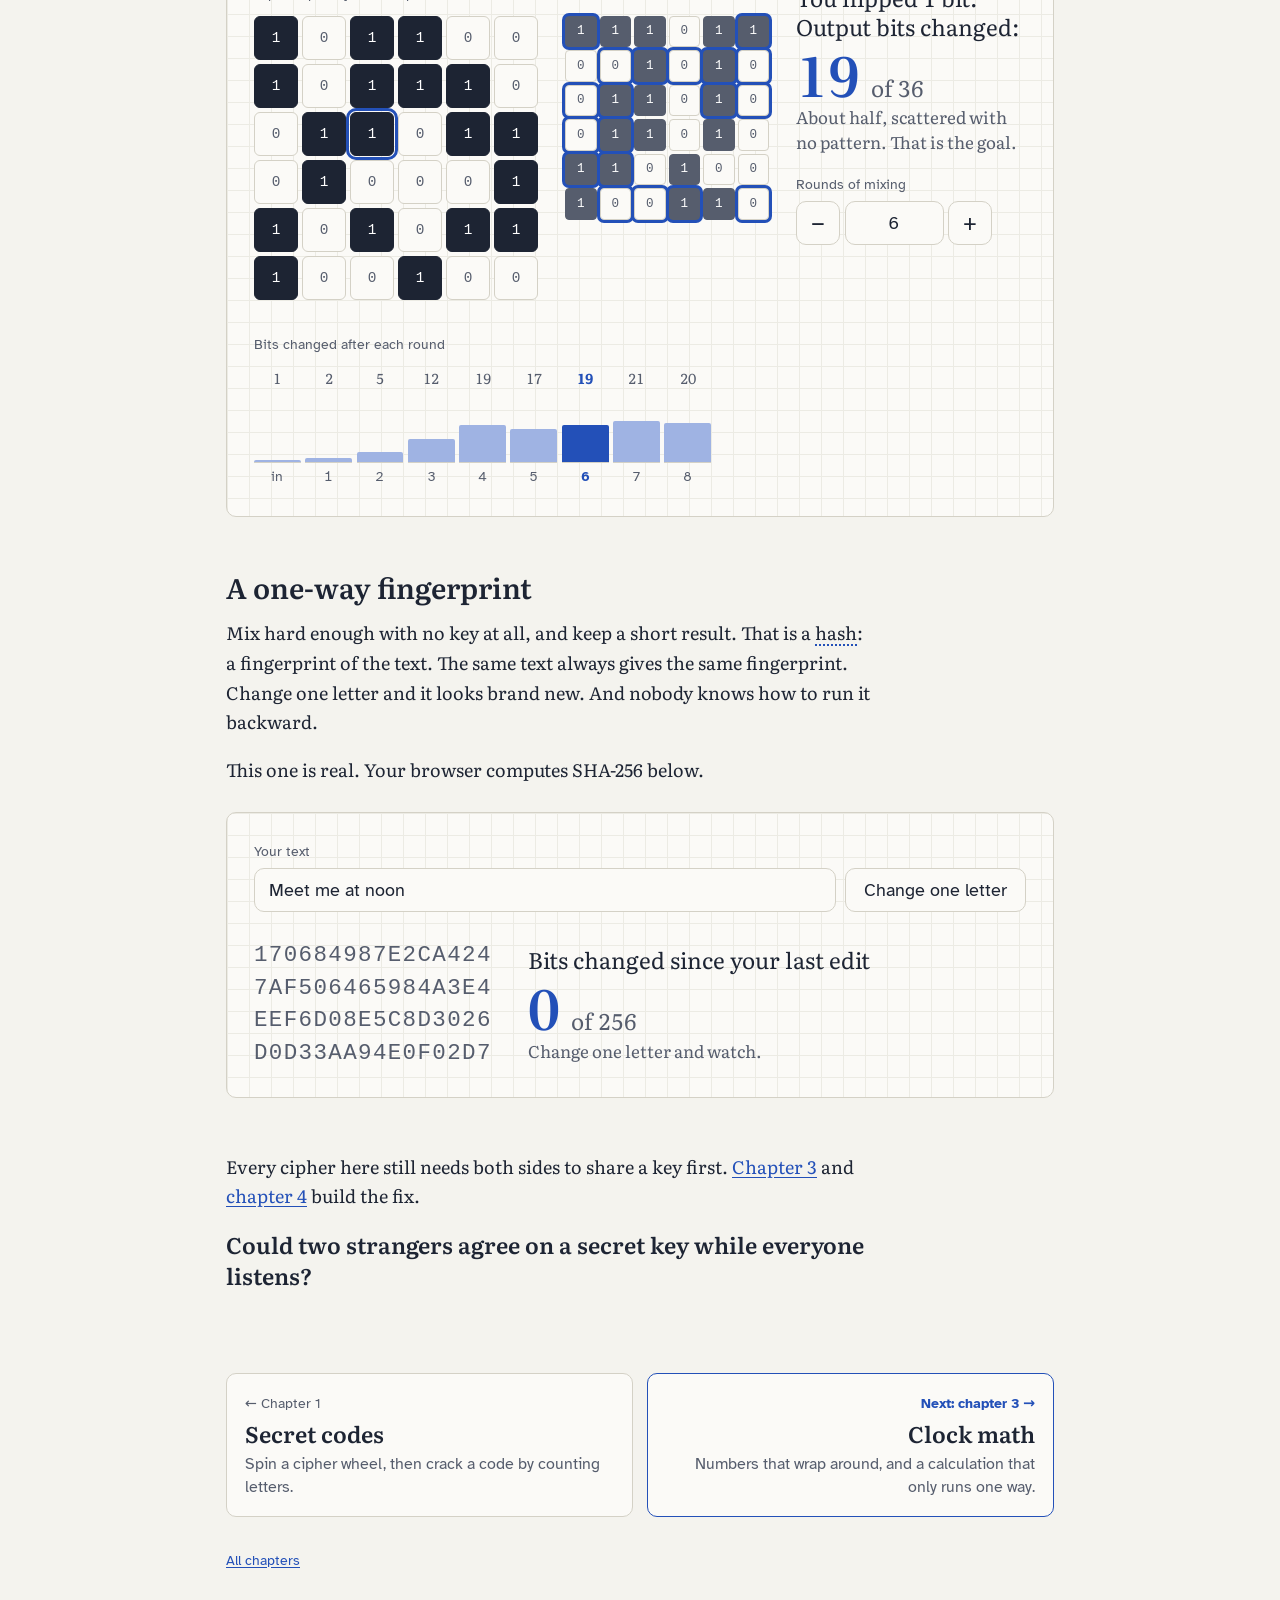
<file: chapters/scrambling.html>
<!doctype html>
<html lang="en">
<head>
  <meta charset="utf-8">
  <meta name="viewport" content="width=device-width, initial-scale=1">
  <title>The blender: XOR, AES-style mixing, and SHA-256 | Trapdoor</title>
  <meta name="description" content="Bits, XOR, and how modern ciphers stretch a short key through rounds of mixing. Then a real SHA-256 fingerprint you can type into.">
  <link rel="canonical" href="https://maninae.github.io/trapdoor/chapters/scrambling.html">
  <meta property="og:type" content="article">
  <meta property="og:site_name" content="Trapdoor">
  <meta property="og:title" content="The blender: XOR, AES-style mixing, and SHA-256">
  <meta property="og:description" content="Bits, XOR, and how modern ciphers stretch a short key through rounds of mixing. Then a real SHA-256 fingerprint you can type into.">
  <meta property="og:url" content="https://maninae.github.io/trapdoor/chapters/scrambling.html">
  <meta property="og:image" content="https://maninae.github.io/trapdoor/assets/preview.png">
  <meta property="og:image:width" content="1200">
  <meta property="og:image:height" content="630">
  <meta property="og:image:alt" content="Trapdoor: the site name beside the elliptic curve widget from chapter 7, drawn on squared paper.">
  <meta name="twitter:card" content="summary_large_image">
  <meta name="twitter:title" content="The blender: XOR, AES-style mixing, and SHA-256">
  <meta name="twitter:description" content="Bits, XOR, and how modern ciphers stretch a short key through rounds of mixing. Then a real SHA-256 fingerprint you can type into.">
  <meta name="twitter:image" content="https://maninae.github.io/trapdoor/assets/preview.png">
  <meta name="theme-color" content="#f4f3ee">
  <meta name="color-scheme" content="light">
  <link rel="icon" href="../favicon.svg" type="image/svg+xml">
  <link rel="icon" href="../assets/icons/favicon-32.png" type="image/png" sizes="32x32">
  <link rel="apple-touch-icon" href="../assets/icons/apple-touch-icon.png">
  <link rel="manifest" href="../manifest.webmanifest">
  <link rel="preconnect" href="https://fonts.googleapis.com">
  <link rel="preconnect" href="https://fonts.gstatic.com" crossorigin>
  <link rel="stylesheet" href="https://fonts.googleapis.com/css2?family=Atkinson+Hyperlegible:wght@400;700&family=Literata:opsz,wght@7..72,400;7..72,600&display=swap">
  <link rel="stylesheet" href="../styles/tokens.css">
  <link rel="stylesheet" href="../styles/base.css">
  <link rel="stylesheet" href="../styles/widgets.css">
  <link rel="stylesheet" href="../styles/controls.css">
  <link rel="stylesheet" href="../styles/components.css">
  <link rel="stylesheet" href="../styles/chapter-scrambling.css">
</head>
<body>
  <header class="site-header">
    <a class="site-name" href="../index.html">Trapdoor</a>
    <span class="chapter-number">Chapter 2</span>
  </header>

  <main class="chapter">
    <h1>The blender</h1>

    <figure class="widget" id="xor-widget">
      <div class="text-field xor-field">
        <label for="xor-message">Your message (up to 6 letters)</label>
        <input id="xor-message" class="message-input text-input" type="text" autocomplete="off" spellcheck="false">
      </div>
      <div class="xor-bits">
        <p class="bit-legend">
          <span class="legend-item"><span class="legend-swatch legend-message" aria-hidden="true"></span>message</span>
          <span class="legend-item"><span class="legend-swatch legend-key" aria-hidden="true"></span>random key</span>
          <span class="legend-item"><span class="legend-swatch legend-out" aria-hidden="true"></span>message XOR key</span>
          <span class="legend-item legend-item-back"><span class="legend-swatch legend-back" aria-hidden="true"></span>XOR key again</span>
        </p>
        <div class="bit-blocks"></div>
      </div>
      <div class="widget-panel xor-panel">
        <p class="readout" aria-live="polite"></p>
        <div class="action-row">
          <button type="button" class="button-primary" data-action="new-key">New random key</button>
          <button type="button" data-action="unscramble" aria-pressed="false">Unscramble</button>
        </div>
      </div>
    </figure>

    <section class="prose" aria-labelledby="bits-heading">
      <h2 id="bits-heading">Everything is bits</h2>
      <p>A computer stores each letter as a <button type="button" class="term" aria-controls="note-byte" aria-expanded="false">byte</button>: eight bits, each a 0 or a 1. Capital S is 01010011.</p>
      <aside class="term-note" id="note-byte" hidden>
        <p>A bit is a single 0 or 1. A byte is 8 bits, enough for 256 different values. In the common ASCII code, capital S is number 83, which is 01010011 in binary.</p>
        <p><a href="https://en.wikipedia.org/wiki/ASCII" target="_blank" rel="noopener">ASCII on Wikipedia</a></p>
        <button type="button" class="term-note-close">Close</button>
      </aside>
      <p>To scramble, line a random key up under the message and apply <button type="button" class="term" aria-controls="note-xor" aria-expanded="false">XOR</button> to each column. The answer is 1 when the two bits differ and 0 when they match. Do it again with the same key and the message comes back.</p>
      <aside class="term-note" id="note-xor" hidden>
        <p>XOR means "exclusive or": one or the other, but not both. 0 XOR 0 = 0, 0 XOR 1 = 1, 1 XOR 0 = 1, and 1 XOR 1 = 0. It is addition on a clock with 2 hours (more on clocks in <a href="clock-math.html">chapter 3</a>).</p>
        <p><a href="https://en.wikipedia.org/wiki/Exclusive_or" target="_blank" rel="noopener">Exclusive or on Wikipedia</a></p>
        <button type="button" class="term-note-close">Close</button>
      </aside>
    </section>

    <section class="prose" aria-labelledby="pad-heading">
      <h2 id="pad-heading">Perfect, but impractical</h2>
      <p>If the key is truly random, as long as the message, and never reused, the scramble reveals nothing at all. Claude Shannon proved it in 1949. This is the <button type="button" class="term" aria-controls="note-pad" aria-expanded="false">one-time pad</button>.</p>
      <aside class="term-note" id="note-pad" hidden>
        <p>Spies once carried pads of random digits on paper and destroyed each page after one use, hence the name. Use a page twice and an eavesdropper can XOR the two messages together, which cancels the key out.</p>
        <p><a href="https://en.wikipedia.org/wiki/One-time_pad" target="_blank" rel="noopener">One-time pad on Wikipedia</a></p>
        <button type="button" class="term-note-close">Close</button>
      </aside>
      <p>The catch: every secret byte needs its own byte of key, handed over in secret beforehand. To send a gigabyte, you first have to share a gigabyte.</p>
    </section>

    <section class="prose" aria-labelledby="rounds-heading">
      <h2 id="rounds-heading">Stretching a short key</h2>
      <p>Modern ciphers stretch a short key instead. The standard is <button type="button" class="term" aria-controls="note-aes" aria-expanded="false">AES</button>. It cuts the message into blocks of 128 bits and puts each block through rounds of mixing: 10 rounds with a 128-bit key. Each round swaps chunks using a fixed table, moves bits around, and stirs in part of the key.</p>
      <aside class="term-note" id="note-aes" hidden>
        <p>The Advanced Encryption Standard, designed by Belgian cryptographers Joan Daemen and Vincent Rijmen and adopted by the US standards agency NIST in 2001. Keys of 128, 192, or 256 bits get 10, 12, or 14 rounds. Many secure web connections use it.</p>
        <p><a href="https://en.wikipedia.org/wiki/Advanced_Encryption_Standard" target="_blank" rel="noopener">AES on Wikipedia</a></p>
        <button type="button" class="term-note-close">Close</button>
      </aside>
      <p>The goal: change one input bit and about half the output bits flip, with no pattern to follow.</p>
    </section>

    <figure class="widget widget-stack" id="mix-widget">
      <p class="toy-label">A toy cipher made up for this page: 36 bits instead of 128, and not secure. Each round copies the AES recipe: stir in key, swap chunks, move bits.</p>
      <div class="mix-layout">
        <div class="mix-grid-block">
          <span class="group-label">Input: tap a square to flip it</span>
          <div class="mix-input-grid" role="group" aria-label="Input bits"></div>
        </div>
        <div class="mix-grid-block">
          <span class="group-label mix-output-label"></span>
          <div class="mix-output-grid" role="img"></div>
        </div>
        <div class="mix-side">
          <p class="readout" aria-live="polite"></p>
          <div class="widget-controls"></div>
        </div>
      </div>
      <figcaption>
        <span class="group-label">Bits changed after each round</span>
        <ol class="mix-round-bars"></ol>
      </figcaption>
    </figure>

    <section class="prose" aria-labelledby="hash-heading">
      <h2 id="hash-heading">A one-way fingerprint</h2>
      <p>Mix hard enough with no key at all, and keep a short result. That is a <button type="button" class="term" aria-controls="note-hash" aria-expanded="false">hash</button>: a fingerprint of the text. The same text always gives the same fingerprint. Change one letter and it looks brand new. And nobody knows how to run it backward.</p>
      <aside class="term-note" id="note-hash" hidden>
        <p>A hash function turns input of any length into a fixed-size output. SHA-256, published by NIST in 2001, gives 256 bits, written here as 64 hexadecimal digits (0 to 9, then A to F, each worth 4 bits).</p>
        <p><a href="https://en.wikipedia.org/wiki/SHA-2" target="_blank" rel="noopener">SHA-2 on Wikipedia</a></p>
        <button type="button" class="term-note-close">Close</button>
      </aside>
      <p>This one is real. Your browser computes SHA-256 below.</p>
    </section>

    <figure class="widget widget-stack" id="hash-widget">
      <div class="text-field">
        <label for="hash-text">Your text</label>
        <div class="hash-input-row">
          <input id="hash-text" class="hash-input text-input" type="text" autocomplete="off" spellcheck="false">
          <button type="button" data-action="nudge">Change one letter</button>
        </div>
      </div>
      <div class="hash-result">
        <p class="hash-output" role="img" aria-label="SHA-256 fingerprint"></p>
        <p class="readout" aria-live="polite"></p>
      </div>
    </figure>

    <section class="prose closing">
      <p>Every cipher here still needs both sides to share a key first. <a href="clock-math.html">Chapter 3</a> and <a href="shared-secret.html">chapter 4</a> build the fix.</p>
      <p class="bridge">Could two strangers agree on a secret key while everyone listens?</p>
    </section>
  </main>

  <nav class="chapter-nav" aria-label="Chapters">
    <p class="chapter-nav-all"><a href="../index.html">All chapters</a></p>
  </nav>

  <script src="../scripts/core.js"></script>
  <script src="../scripts/glossary.js"></script>
  <script src="../scripts/scrambling-helpers.js"></script>
  <script src="../scripts/widget-scrambling-xor.js"></script>
  <script src="../scripts/widget-scrambling-mix.js"></script>
  <script src="../scripts/widget-scrambling-hash.js"></script>
  <script src="../scripts/chapters.js"></script>
  <script src="../scripts/chapter-nav.js"></script>
</body>
</html>
</file>
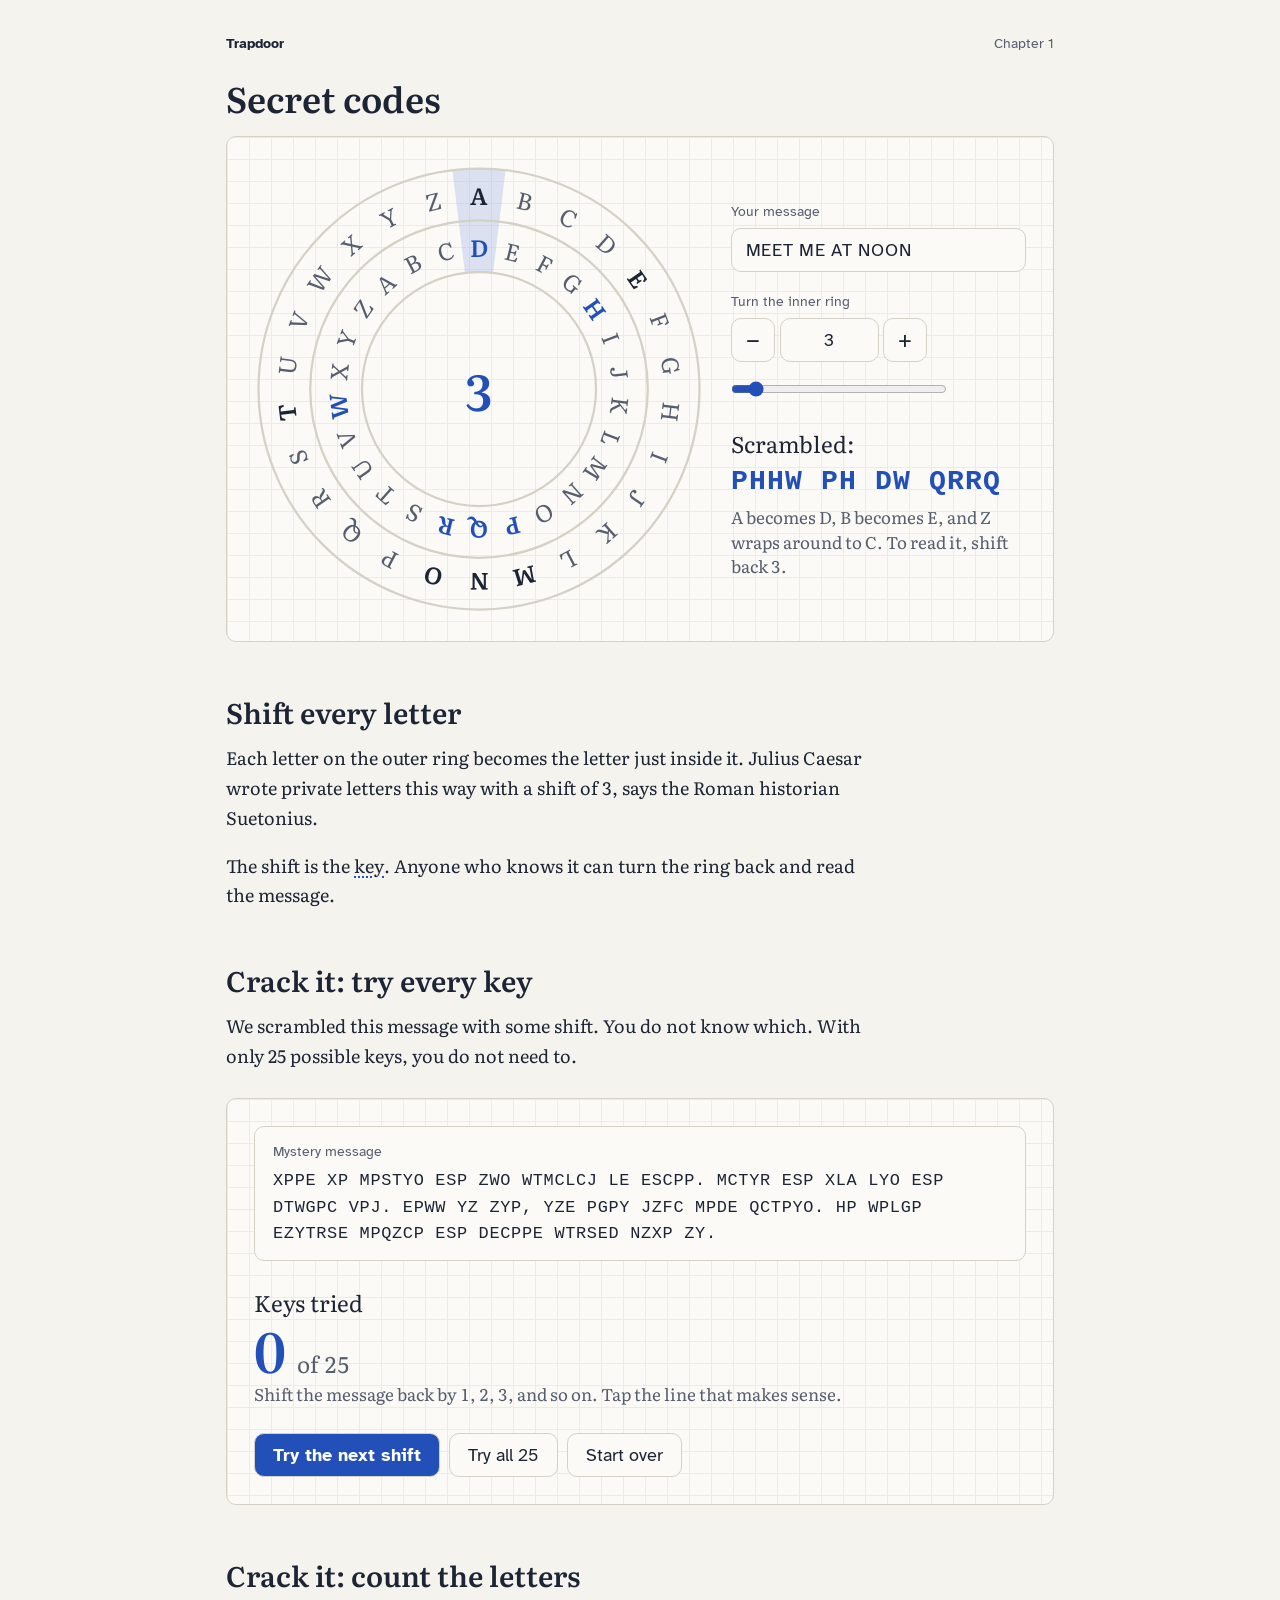
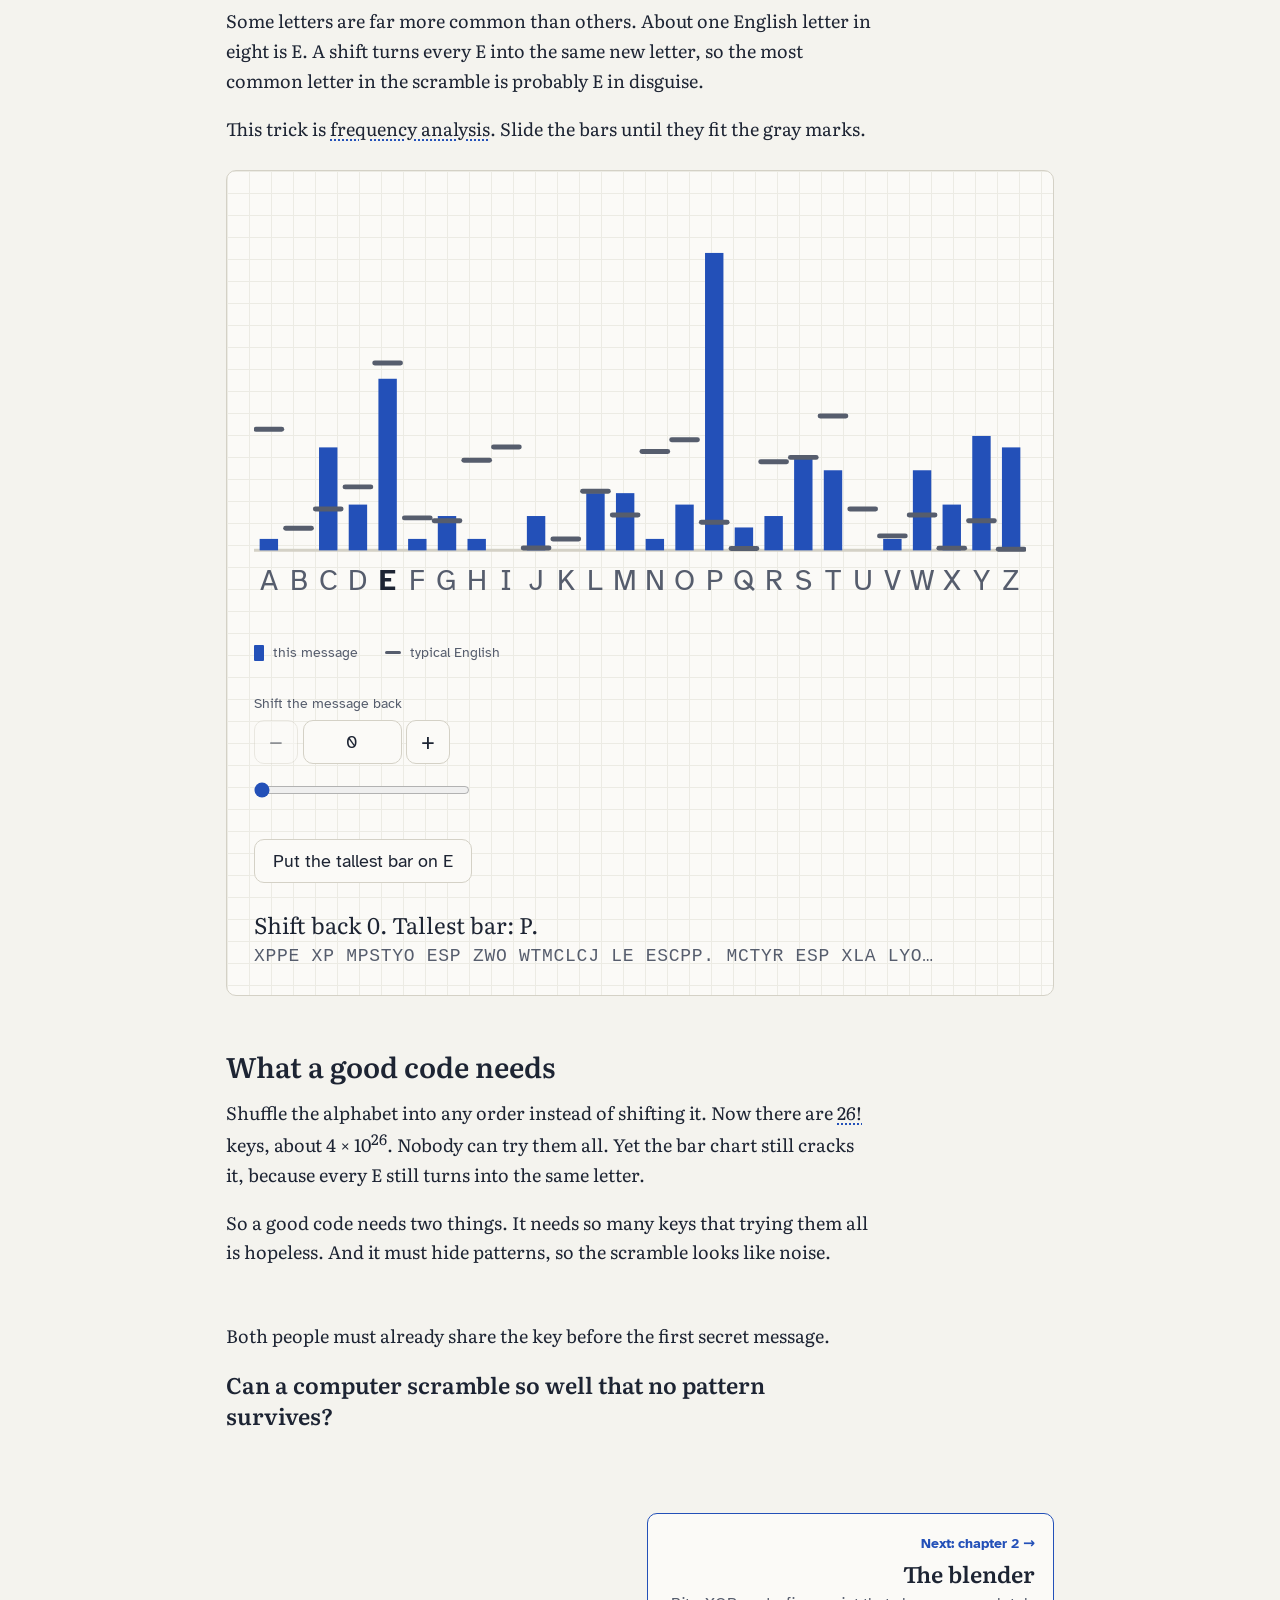
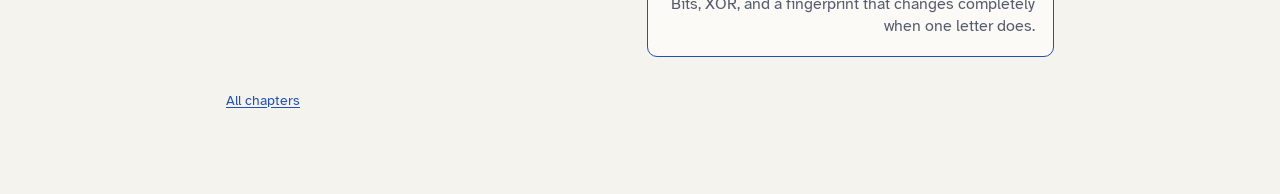
<file: chapters/secret-codes.html>
<!doctype html>
<html lang="en">
<head>
  <meta charset="utf-8">
  <meta name="viewport" content="width=device-width, initial-scale=1">
  <title>Secret codes: the shift cipher and frequency analysis | Trapdoor</title>
  <meta name="description" content="A hands-on first lesson in codes: scramble a message with a cipher wheel, then crack one by trying every key and by counting letters.">
  <link rel="canonical" href="https://maninae.github.io/trapdoor/chapters/secret-codes.html">
  <meta property="og:type" content="article">
  <meta property="og:site_name" content="Trapdoor">
  <meta property="og:title" content="Secret codes: the shift cipher and frequency analysis">
  <meta property="og:description" content="A hands-on first lesson in codes: scramble a message with a cipher wheel, then crack one by trying every key and by counting letters.">
  <meta property="og:url" content="https://maninae.github.io/trapdoor/chapters/secret-codes.html">
  <meta property="og:image" content="https://maninae.github.io/trapdoor/assets/preview.png">
  <meta property="og:image:width" content="1200">
  <meta property="og:image:height" content="630">
  <meta property="og:image:alt" content="Trapdoor: the site name beside the elliptic curve widget from chapter 7, drawn on squared paper.">
  <meta name="twitter:card" content="summary_large_image">
  <meta name="twitter:title" content="Secret codes: the shift cipher and frequency analysis">
  <meta name="twitter:description" content="A hands-on first lesson in codes: scramble a message with a cipher wheel, then crack one by trying every key and by counting letters.">
  <meta name="twitter:image" content="https://maninae.github.io/trapdoor/assets/preview.png">
  <meta name="theme-color" content="#f4f3ee">
  <meta name="color-scheme" content="light">
  <link rel="icon" href="../favicon.svg" type="image/svg+xml">
  <link rel="icon" href="../assets/icons/favicon-32.png" type="image/png" sizes="32x32">
  <link rel="apple-touch-icon" href="../assets/icons/apple-touch-icon.png">
  <link rel="manifest" href="../manifest.webmanifest">
  <link rel="preconnect" href="https://fonts.googleapis.com">
  <link rel="preconnect" href="https://fonts.gstatic.com" crossorigin>
  <link rel="stylesheet" href="https://fonts.googleapis.com/css2?family=Atkinson+Hyperlegible:wght@400;700&family=Literata:opsz,wght@7..72,400;7..72,600&display=swap">
  <link rel="stylesheet" href="../styles/tokens.css">
  <link rel="stylesheet" href="../styles/base.css">
  <link rel="stylesheet" href="../styles/widgets.css">
  <link rel="stylesheet" href="../styles/controls.css">
  <link rel="stylesheet" href="../styles/components.css">
  <link rel="stylesheet" href="../styles/chapter-secret-codes.css">
</head>
<body>
  <header class="site-header">
    <a class="site-name" href="../index.html">Trapdoor</a>
    <span class="chapter-number">Chapter 1</span>
  </header>

  <main class="chapter">
    <h1>Secret codes</h1>

    <figure class="widget widget-hero" id="wheel-widget">
      <svg class="dial cipher-wheel" role="img" aria-label="A cipher wheel"></svg>
      <div class="widget-panel">
        <div class="text-field">
          <label for="wheel-message">Your message</label>
          <input id="wheel-message" class="message-input text-input" type="text" maxlength="40" autocomplete="off" autocapitalize="characters" spellcheck="false">
        </div>
        <div class="widget-controls"></div>
        <p class="readout" aria-live="polite"></p>
      </div>
    </figure>

    <section class="prose" aria-labelledby="shift-heading">
      <h2 id="shift-heading">Shift every letter</h2>
      <p>Each letter on the outer ring becomes the letter just inside it. Julius Caesar wrote private letters this way with a shift of 3, says the Roman historian Suetonius.</p>
      <p>The shift is the <button type="button" class="term" aria-controls="note-key" aria-expanded="false">key</button>. Anyone who knows it can turn the ring back and read the message.</p>
      <aside class="term-note" id="note-key" hidden>
        <p>A key is the secret setting that locks and unlocks a code. The method itself can be public. Only the key has to stay hidden.</p>
        <p><a href="https://en.wikipedia.org/wiki/Key_(cryptography)" target="_blank" rel="noopener">Key (cryptography) on Wikipedia</a></p>
        <button type="button" class="term-note-close">Close</button>
      </aside>
    </section>

    <section class="prose" aria-labelledby="brute-heading">
      <h2 id="brute-heading">Crack it: try every key</h2>
      <p>We scrambled this message with some shift. You do not know which. With only 25 possible keys, you do not need to.</p>
    </section>

    <figure class="widget widget-stack" id="brute-widget">
      <div class="mystery-card">
        <span class="group-label">Mystery message</span>
        <p class="mystery-text code-text"></p>
      </div>
      <p class="readout" aria-live="polite"></p>
      <div class="action-row">
        <button type="button" class="button-primary" data-action="next">Try the next shift</button>
        <button type="button" data-action="all">Try all 25</button>
        <button type="button" data-action="reset">Start over</button>
      </div>
      <ol class="shift-list" aria-label="Shifts tried"></ol>
    </figure>

    <section class="prose" aria-labelledby="count-heading">
      <h2 id="count-heading">Crack it: count the letters</h2>
      <p>Some letters are far more common than others. About one English letter in eight is E. A shift turns every E into the same new letter, so the most common letter in the scramble is probably E in disguise.</p>
      <p>This trick is <button type="button" class="term" aria-controls="note-frequency" aria-expanded="false">frequency analysis</button>. Slide the bars until they fit the gray marks.</p>
      <aside class="term-note" id="note-frequency" hidden>
        <p>Count how often each symbol appears, then match the counts to the language. It breaks any code that always swaps a letter for the same symbol. The scholar al-Kindi wrote it down in the 800s. His manuscript is the earliest known written explanation of code breaking.</p>
        <p><a href="https://en.wikipedia.org/wiki/Frequency_analysis" target="_blank" rel="noopener">Frequency analysis on Wikipedia</a></p>
        <button type="button" class="term-note-close">Close</button>
      </aside>
    </section>

    <figure class="widget widget-stack" id="frequency-widget">
      <svg class="frequency-chart" role="img" aria-label="Letter counts in the mystery message"></svg>
      <p class="chart-legend">
        <span class="legend-item"><span class="legend-bar" aria-hidden="true"></span>this message</span>
        <span class="legend-item"><span class="legend-dash" aria-hidden="true"></span>typical English</span>
      </p>
      <div class="widget-controls"></div>
      <div class="action-row">
        <button type="button" data-action="match-e">Put the tallest bar on E</button>
      </div>
      <p class="readout" aria-live="polite"></p>
    </figure>

    <section class="prose" aria-labelledby="needs-heading">
      <h2 id="needs-heading">What a good code needs</h2>
      <p>Shuffle the alphabet into any order instead of shifting it. Now there are <button type="button" class="term" aria-controls="note-factorial" aria-expanded="false">26!</button> keys, about 4&nbsp;&times;&nbsp;10<sup>26</sup>. Nobody can try them all. Yet the bar chart still cracks it, because every E still turns into the same letter.</p>
      <aside class="term-note" id="note-factorial" hidden>
        <p>26! ("26 factorial") is 26 &times; 25 &times; 24 &times; &hellip; &times; 1. It counts the ways to put 26 letters in order: 26 choices for what A becomes, 25 left for B, and so on.</p>
        <p><a href="https://en.wikipedia.org/wiki/Factorial" target="_blank" rel="noopener">Factorial on Wikipedia</a></p>
        <button type="button" class="term-note-close">Close</button>
      </aside>
      <p>So a good code needs two things. It needs so many keys that trying them all is hopeless. And it must hide patterns, so the scramble looks like noise.</p>
    </section>

    <section class="prose closing">
      <p>Both people must already share the key before the first secret message.</p>
      <p class="bridge">Can a computer scramble so well that no pattern survives?</p>
    </section>
  </main>

  <nav class="chapter-nav" aria-label="Chapters">
    <p class="chapter-nav-all"><a href="../index.html">All chapters</a></p>
  </nav>

  <script src="../scripts/core.js"></script>
  <script src="../scripts/glossary.js"></script>
  <script src="../scripts/secret-codes-helpers.js"></script>
  <script src="../scripts/widget-secret-codes-wheel.js"></script>
  <script src="../scripts/widget-secret-codes-brute.js"></script>
  <script src="../scripts/widget-secret-codes-frequency.js"></script>
  <script src="../scripts/chapters.js"></script>
  <script src="../scripts/chapter-nav.js"></script>
</body>
</html>
</file>
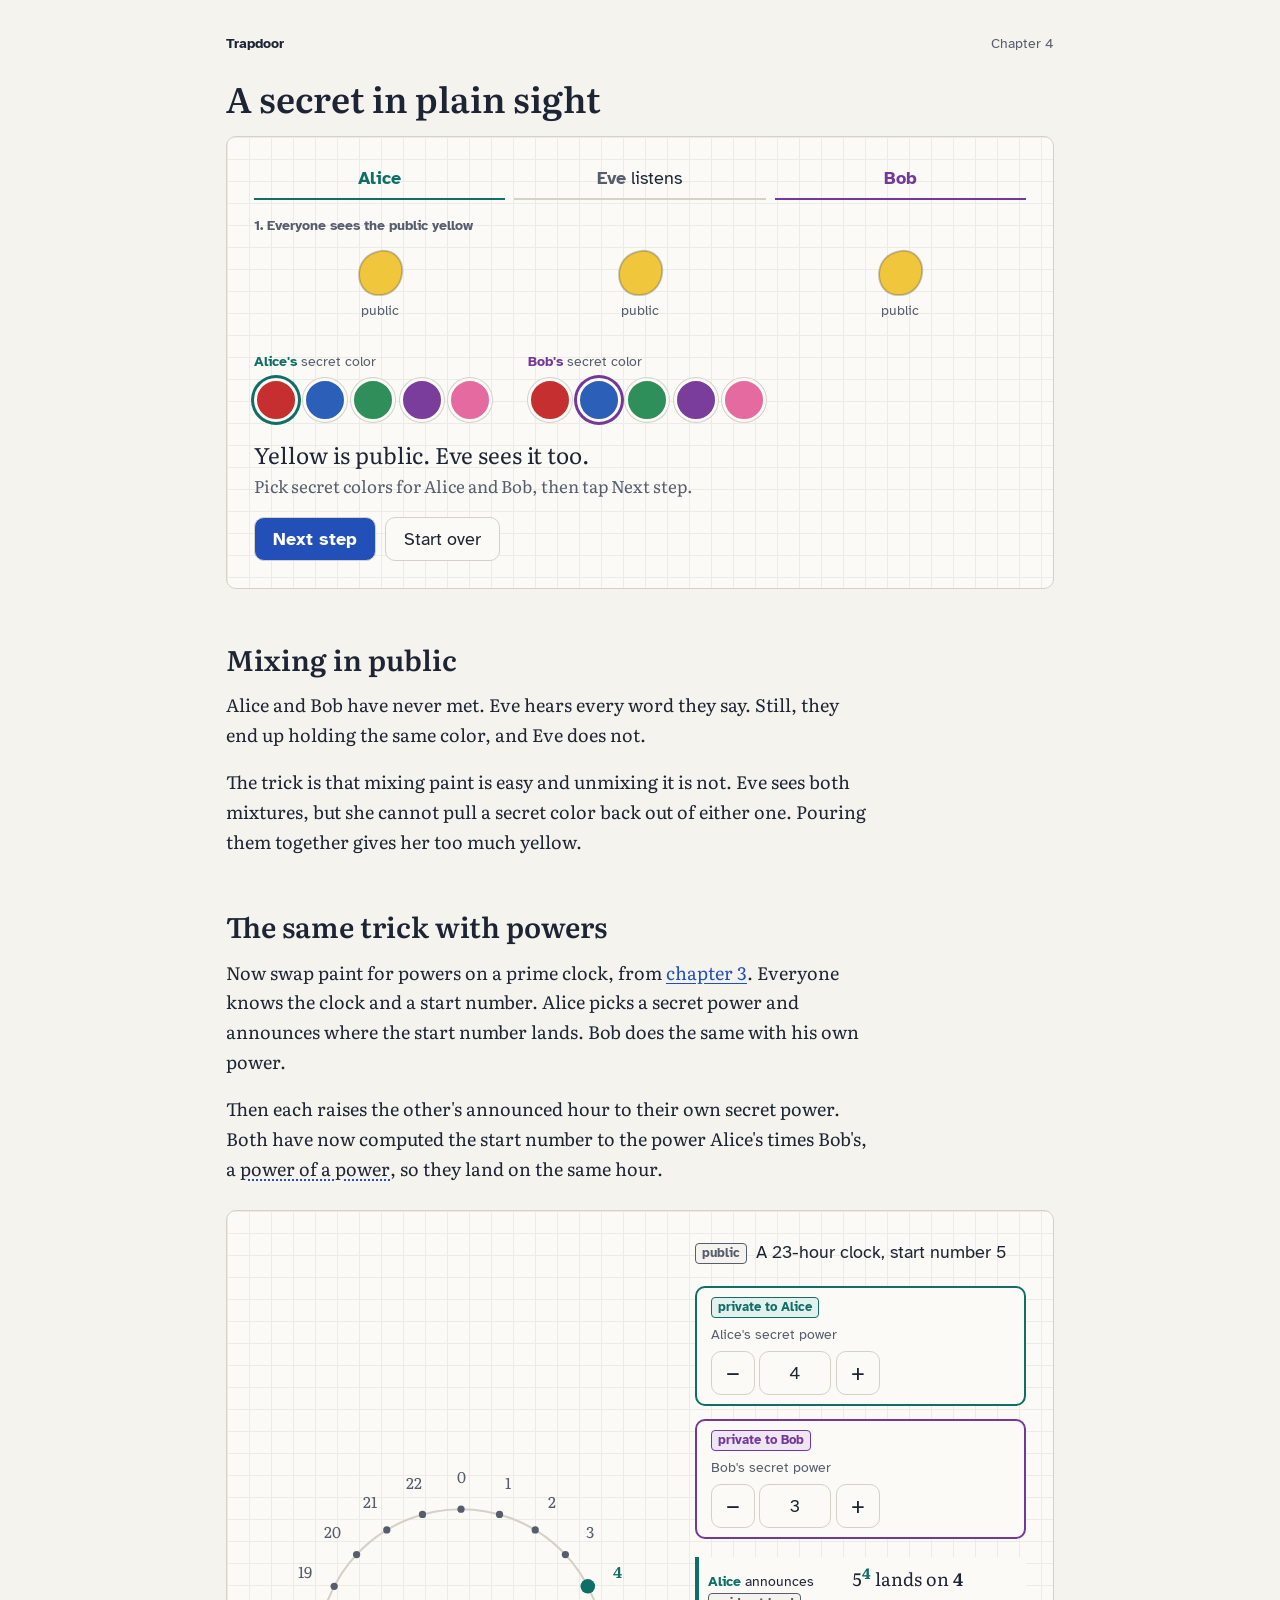
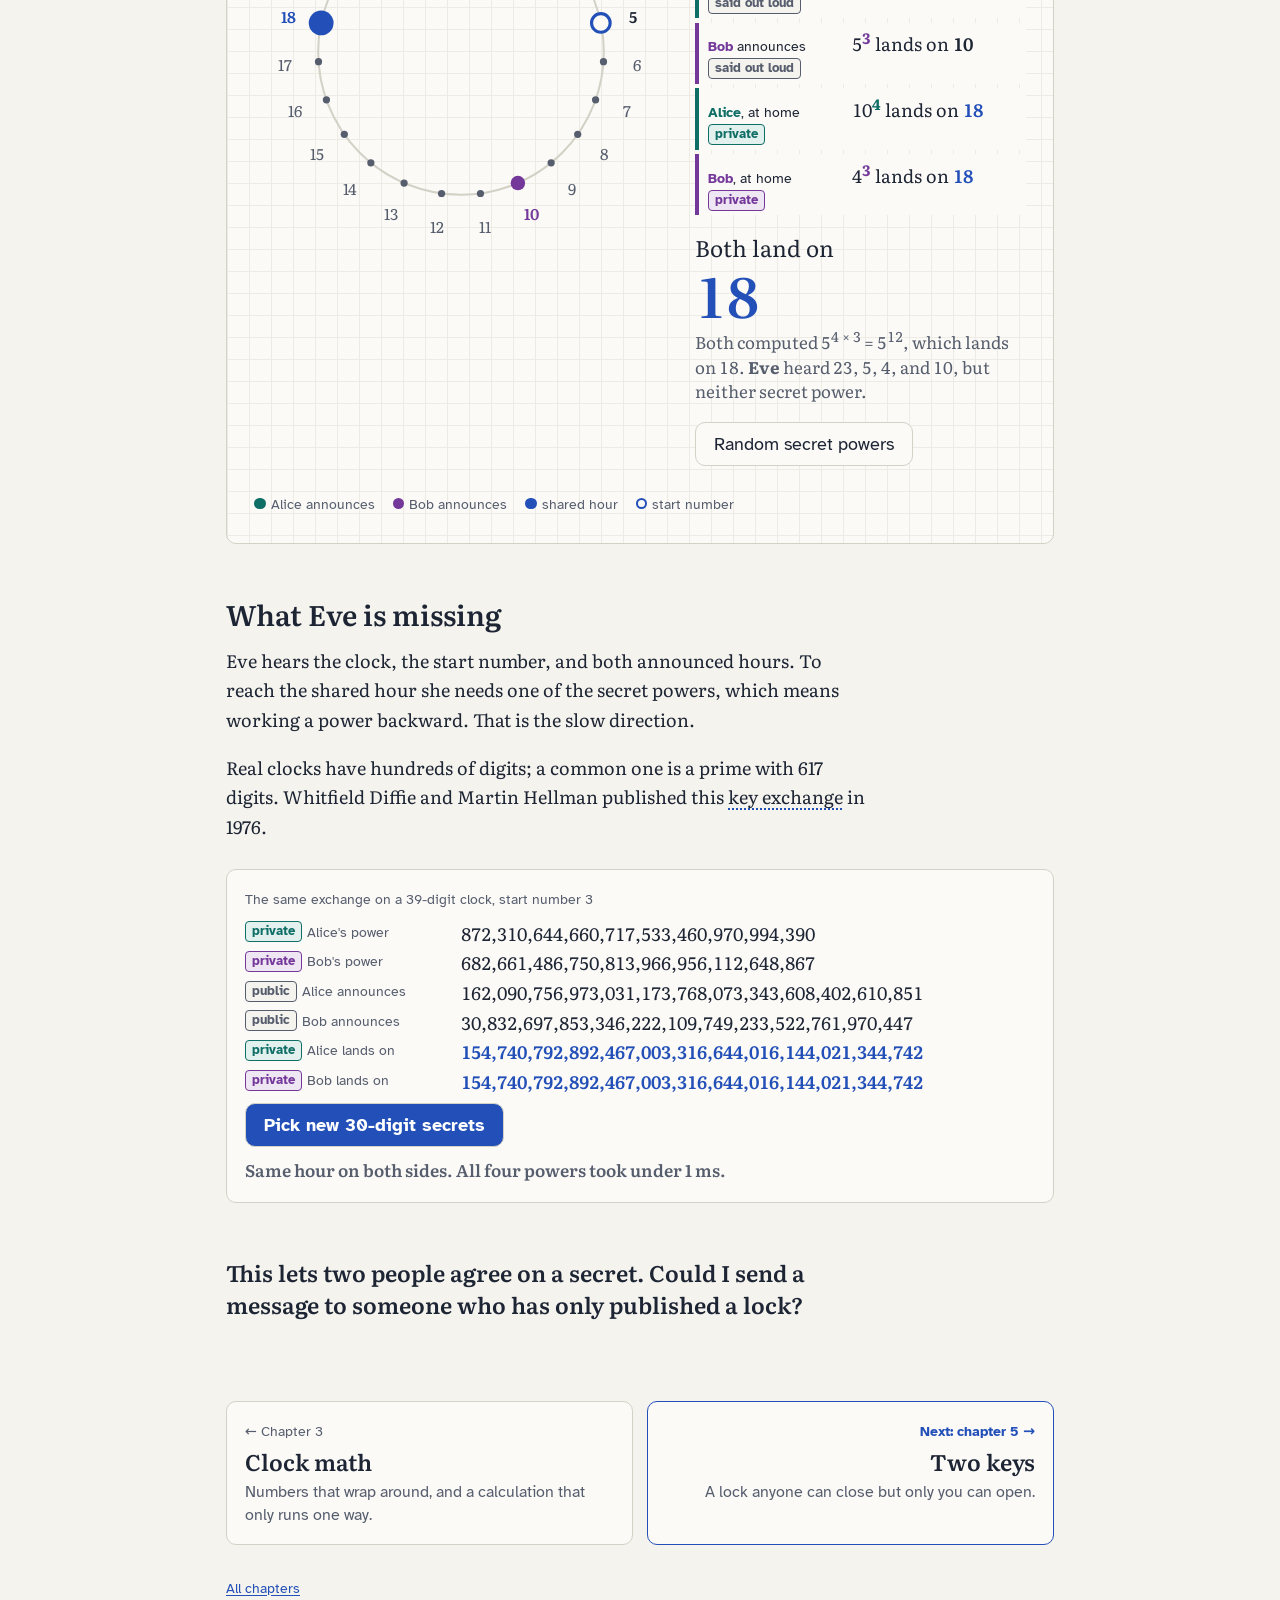
<file: chapters/shared-secret.html>
<!doctype html>
<html lang="en">
<head>
  <meta charset="utf-8">
  <meta name="viewport" content="width=device-width, initial-scale=1">
  <title>A secret in plain sight: the Diffie-Hellman key exchange | Trapdoor</title>
  <meta name="description" content="A hands-on lesson on the Diffie-Hellman key exchange: two strangers agree on a secret number while a listener hears every word.">
  <link rel="canonical" href="https://maninae.github.io/trapdoor/chapters/shared-secret.html">
  <meta property="og:type" content="article">
  <meta property="og:site_name" content="Trapdoor">
  <meta property="og:title" content="A secret in plain sight: the Diffie-Hellman key exchange">
  <meta property="og:description" content="A hands-on lesson on the Diffie-Hellman key exchange: two strangers agree on a secret number while a listener hears every word.">
  <meta property="og:url" content="https://maninae.github.io/trapdoor/chapters/shared-secret.html">
  <meta property="og:image" content="https://maninae.github.io/trapdoor/assets/preview.png">
  <meta property="og:image:width" content="1200">
  <meta property="og:image:height" content="630">
  <meta property="og:image:alt" content="Trapdoor: the site name beside the elliptic curve widget from chapter 7, drawn on squared paper.">
  <meta name="twitter:card" content="summary_large_image">
  <meta name="twitter:title" content="A secret in plain sight: the Diffie-Hellman key exchange">
  <meta name="twitter:description" content="A hands-on lesson on the Diffie-Hellman key exchange: two strangers agree on a secret number while a listener hears every word.">
  <meta name="twitter:image" content="https://maninae.github.io/trapdoor/assets/preview.png">
  <meta name="theme-color" content="#f4f3ee">
  <meta name="color-scheme" content="light">
  <link rel="icon" href="../favicon.svg" type="image/svg+xml">
  <link rel="icon" href="../assets/icons/favicon-32.png" type="image/png" sizes="32x32">
  <link rel="apple-touch-icon" href="../assets/icons/apple-touch-icon.png">
  <link rel="manifest" href="../manifest.webmanifest">
  <link rel="preconnect" href="https://fonts.googleapis.com">
  <link rel="preconnect" href="https://fonts.gstatic.com" crossorigin>
  <link rel="stylesheet" href="https://fonts.googleapis.com/css2?family=Atkinson+Hyperlegible:wght@400;700&family=Literata:opsz,wght@7..72,400;7..72,600&display=swap">
  <link rel="stylesheet" href="../styles/tokens.css">
  <link rel="stylesheet" href="../styles/base.css">
  <link rel="stylesheet" href="../styles/widgets.css">
  <link rel="stylesheet" href="../styles/controls.css">
  <link rel="stylesheet" href="../styles/components.css">
  <link rel="stylesheet" href="../styles/chapter-shared-secret.css">
</head>
<body>
  <header class="site-header">
    <a class="site-name" href="../index.html">Trapdoor</a>
    <span class="chapter-number">Chapter 4</span>
  </header>

  <main class="chapter">
    <h1>A secret in plain sight</h1>

    <figure class="widget widget-stack" id="paint-widget">
      <div class="paint-scene" aria-live="polite"></div>
      <div class="widget-panel">
        <div class="paint-pickers">
          <div class="paint-picker" data-person="alice" role="group" aria-label="Alice's secret color">
            <span class="group-label"><span class="name-alice">Alice's</span> secret color</span>
            <div class="swatch-buttons"></div>
          </div>
          <div class="paint-picker" data-person="bob" role="group" aria-label="Bob's secret color">
            <span class="group-label"><span class="name-bob">Bob's</span> secret color</span>
            <div class="swatch-buttons"></div>
          </div>
        </div>
        <p class="readout" aria-live="polite"></p>
        <div class="action-row">
          <button type="button" class="button-primary" data-action="next">Next step</button>
          <button type="button" data-action="reset">Start over</button>
        </div>
      </div>
    </figure>

    <section class="prose" aria-labelledby="paint-heading">
      <h2 id="paint-heading">Mixing in public</h2>
      <p>Alice and Bob have never met. Eve hears every word they say. Still, they end up holding the same color, and Eve does not.</p>
      <p>The trick is that mixing paint is easy and unmixing it is not. Eve sees both mixtures, but she cannot pull a secret color back out of either one. Pouring them together gives her too much yellow.</p>
    </section>

    <section class="prose" aria-labelledby="numbers-heading">
      <h2 id="numbers-heading">The same trick with powers</h2>
      <p>Now swap paint for powers on a prime clock, from <a href="clock-math.html">chapter 3</a>. Everyone knows the clock and a start number. Alice picks a secret power and announces where the start number lands. Bob does the same with his own power.</p>
      <p>Then each raises the other's announced hour to their own secret power. Both have now computed the start number to the power Alice's times Bob's, a <button type="button" class="term" aria-controls="note-power-of-power" aria-expanded="false">power of a power</button>, so they land on the same hour.</p>
      <aside class="term-note" id="note-power-of-power" hidden>
        <p>Raising 5<sup>4</sup> to the 3rd power multiplies three copies of 5<sup>4</sup>, which is twelve 5s: (5<sup>4</sup>)<sup>3</sup> = 5<sup>4&times;3</sup>. Swapping the order gives (5<sup>3</sup>)<sup>4</sup>, also twelve 5s. Wrapping on a clock does not change this.</p>
        <p><a href="https://en.wikipedia.org/wiki/Exponentiation#Identities_and_properties" target="_blank" rel="noopener">Rules for powers on Wikipedia</a></p>
        <button type="button" class="term-note-close">Close</button>
      </aside>
    </section>

    <figure class="widget" id="exchange-widget">
      <svg class="dial" role="img" aria-label="A 23-hour clock"></svg>
      <div class="widget-panel">
        <p class="public-line"><span class="tag tag-public">public</span> A 23-hour clock, start number 5</p>
        <div class="secret-pickers">
          <div class="secret-box secret-alice"><span class="tag tag-alice">private to Alice</span></div>
          <div class="secret-box secret-bob"><span class="tag tag-bob">private to Bob</span></div>
        </div>
        <ol class="step-list exchange-steps" aria-live="polite"></ol>
        <p class="readout" aria-live="polite"></p>
        <div class="action-row">
          <button type="button" data-action="random">Random secret powers</button>
        </div>
      </div>
      <figcaption>
        <ul class="dial-legend" aria-label="Dial key">
          <li style="--legend-color: var(--person-alice)">Alice announces</li>
          <li style="--legend-color: var(--person-bob)">Bob announces</li>
          <li style="--legend-color: var(--accent)">shared hour</li>
          <li class="legend-start">start number</li>
        </ul>
      </figcaption>
    </figure>

    <section class="prose" aria-labelledby="eve-heading">
      <h2 id="eve-heading">What Eve is missing</h2>
      <p>Eve hears the clock, the start number, and both announced hours. To reach the shared hour she needs one of the secret powers, which means working a power backward. That is the slow direction.</p>
      <p>Real clocks have hundreds of digits; a common one is a prime with 617 digits. Whitfield Diffie and Martin Hellman published this <button type="button" class="term" aria-controls="note-key-exchange" aria-expanded="false">key exchange</button> in 1976.</p>
      <aside class="term-note" id="note-key-exchange" hidden>
        <p>A key is a secret number that scrambles and unscrambles messages, as in <a href="scrambling.html">chapter 2</a>. A key exchange is a way for two people to end up with the same key without ever sending it. At GCHQ, the British spy agency, Malcolm Williamson had found the same method around 1974, but it stayed secret until 1997.</p>
        <p><a href="https://en.wikipedia.org/wiki/Diffie%E2%80%93Hellman_key_exchange" target="_blank" rel="noopener">Diffie-Hellman key exchange on Wikipedia</a></p>
        <button type="button" class="term-note-close">Close</button>
      </aside>
    </section>

    <figure class="forward-demo big-exchange" id="big-exchange">
      <p class="big-exchange-title">The same exchange on a 39-digit clock, start number 3</p>
      <dl class="big-exchange-rows"></dl>
      <div class="action-row">
        <button type="button" class="button-primary" data-action="new-secrets">Pick new 30-digit secrets</button>
      </div>
      <figcaption class="big-exchange-verdict" aria-live="polite"></figcaption>
    </figure>

    <section class="prose closing">
      <p class="bridge">This lets two people agree on a secret. Could I send a message to someone who has only published a lock?</p>
    </section>
  </main>

  <nav class="chapter-nav" aria-label="Chapters">
    <p class="chapter-nav-all"><a href="../index.html">All chapters</a></p>
  </nav>

  <script src="../scripts/core.js"></script>
  <script src="../scripts/clock-dial.js"></script>
  <script src="../scripts/glossary.js"></script>
  <script src="../scripts/widget-shared-secret-paint.js"></script>
  <script src="../scripts/widget-shared-secret-clock.js"></script>
  <script src="../scripts/widget-shared-secret-big.js"></script>
  <script src="../scripts/chapters.js"></script>
  <script src="../scripts/chapter-nav.js"></script>
</body>
</html>
</file>
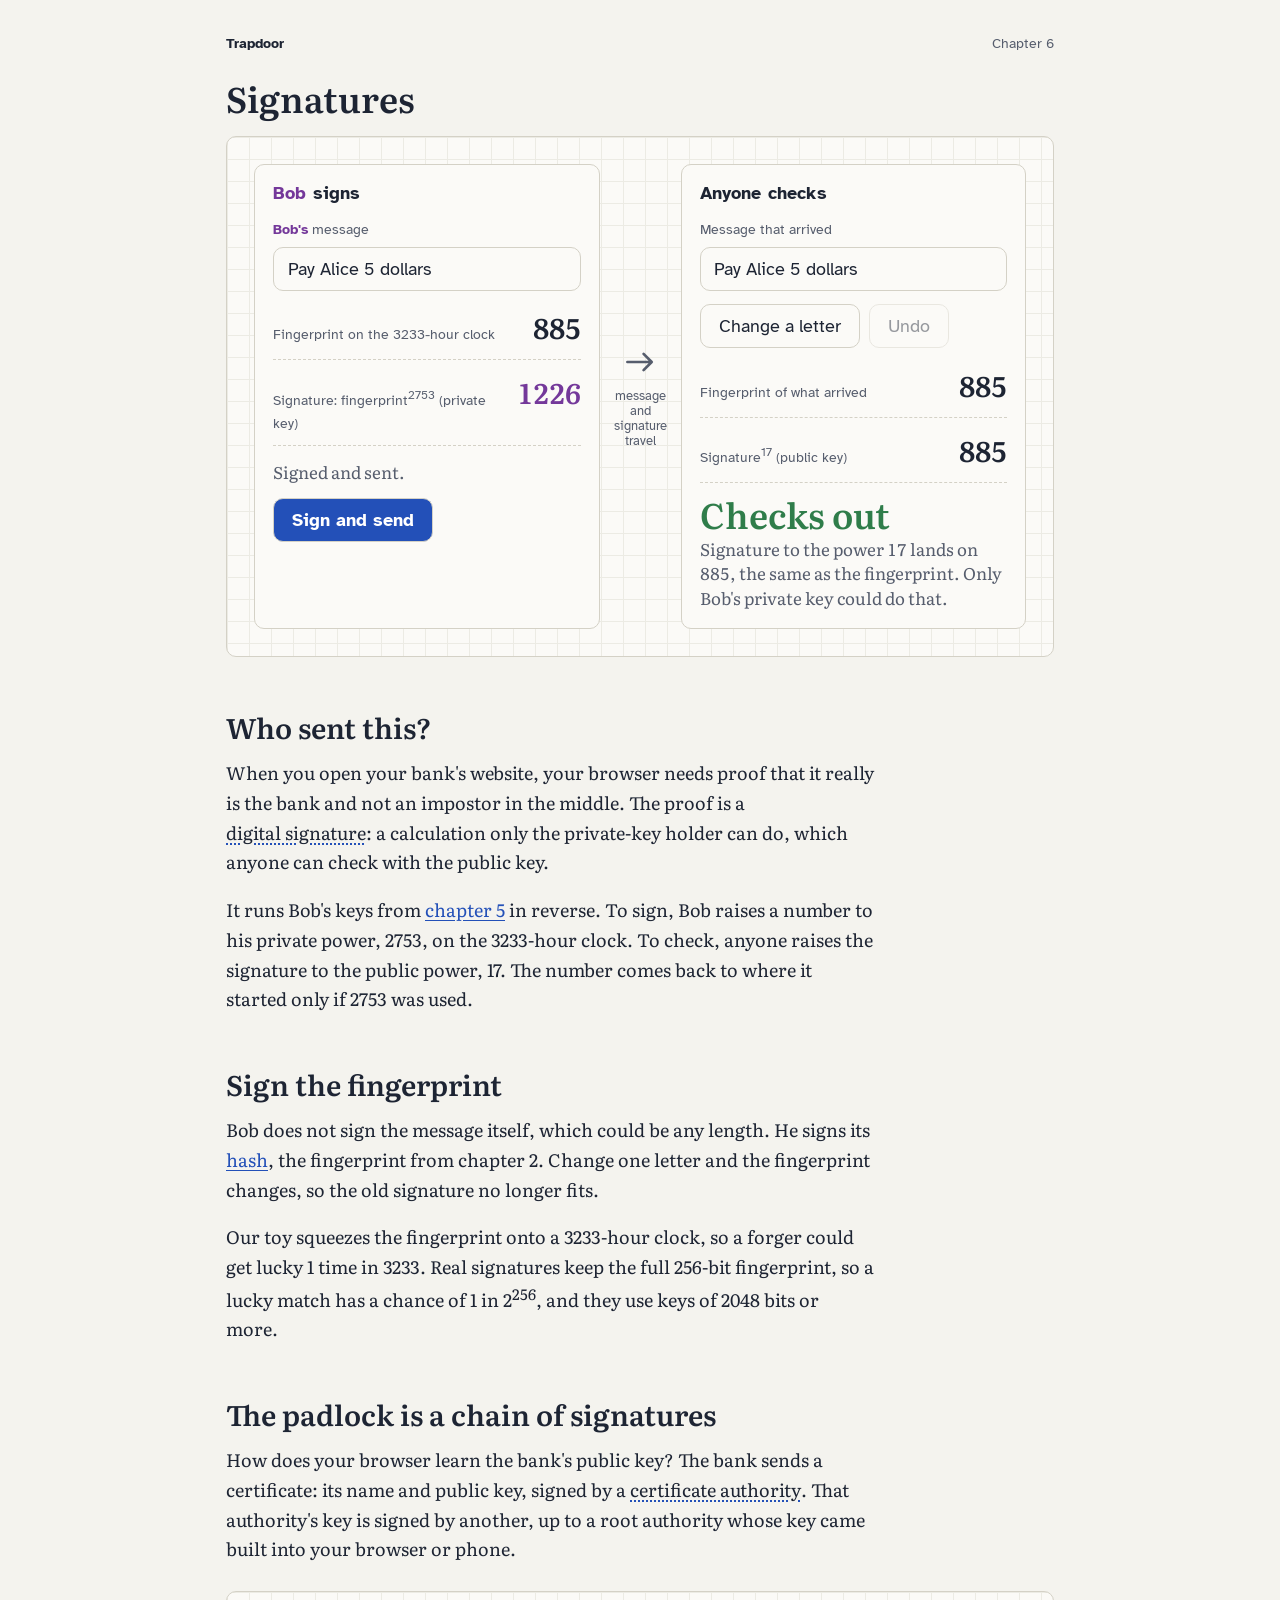
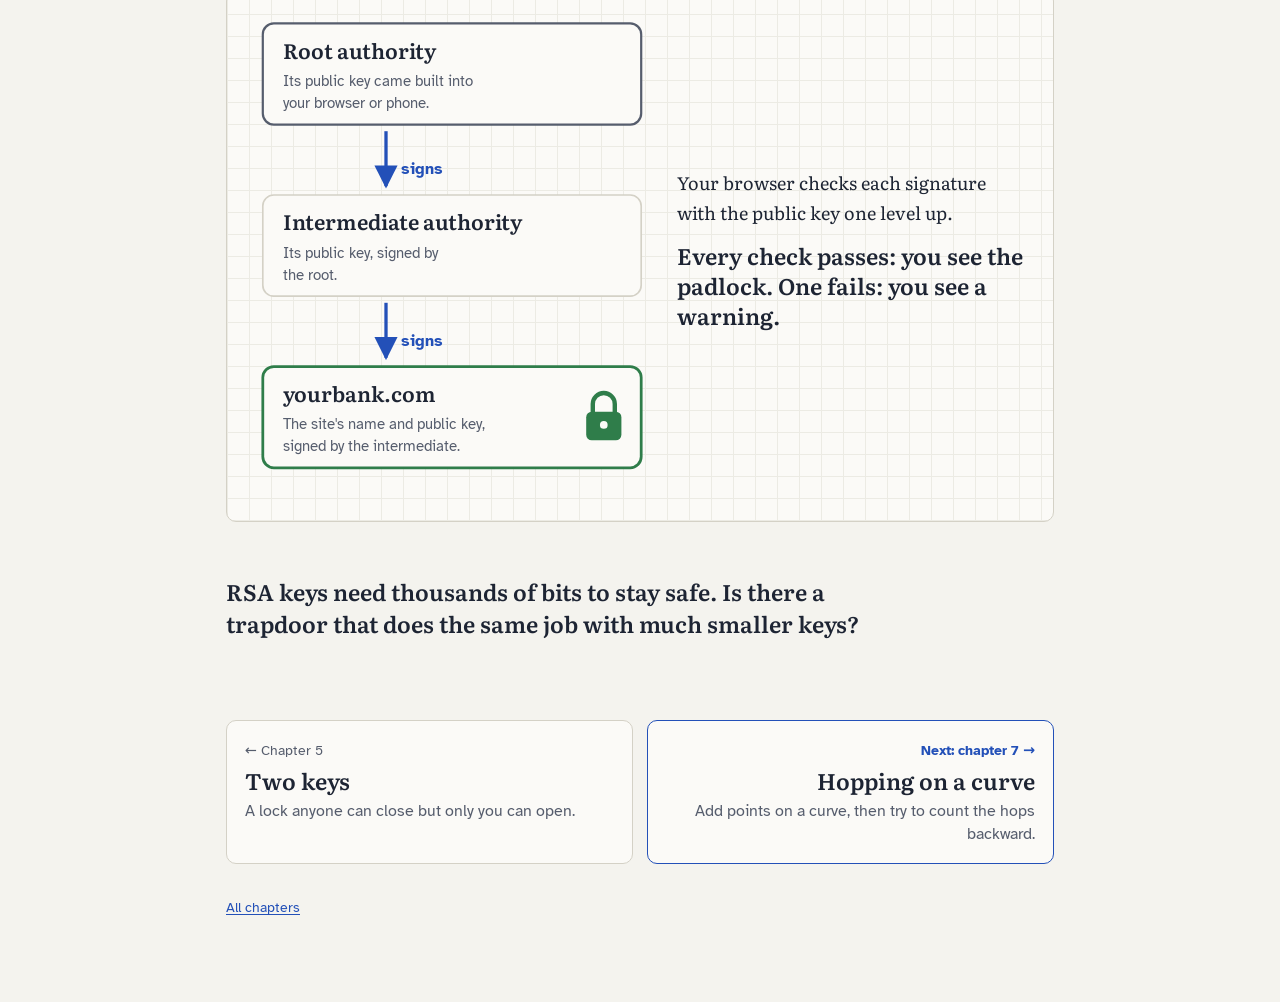
<file: chapters/signatures.html>
<!doctype html>
<html lang="en">
<head>
  <meta charset="utf-8">
  <meta name="viewport" content="width=device-width, initial-scale=1">
  <title>Signatures: digital signatures and website certificates | Trapdoor</title>
  <meta name="description" content="How your browser knows a website is who it claims to be: sign a message with a private key, tamper with one letter, and watch the check fail.">
  <link rel="canonical" href="https://maninae.github.io/trapdoor/chapters/signatures.html">
  <meta property="og:type" content="article">
  <meta property="og:site_name" content="Trapdoor">
  <meta property="og:title" content="Signatures: digital signatures and website certificates">
  <meta property="og:description" content="How your browser knows a website is who it claims to be: sign a message with a private key, tamper with one letter, and watch the check fail.">
  <meta property="og:url" content="https://maninae.github.io/trapdoor/chapters/signatures.html">
  <meta property="og:image" content="https://maninae.github.io/trapdoor/assets/preview.png">
  <meta property="og:image:width" content="1200">
  <meta property="og:image:height" content="630">
  <meta property="og:image:alt" content="Trapdoor: the site name beside the elliptic curve widget from chapter 7, drawn on squared paper.">
  <meta name="twitter:card" content="summary_large_image">
  <meta name="twitter:title" content="Signatures: digital signatures and website certificates">
  <meta name="twitter:description" content="How your browser knows a website is who it claims to be: sign a message with a private key, tamper with one letter, and watch the check fail.">
  <meta name="twitter:image" content="https://maninae.github.io/trapdoor/assets/preview.png">
  <meta name="theme-color" content="#f4f3ee">
  <meta name="color-scheme" content="light">
  <link rel="icon" href="../favicon.svg" type="image/svg+xml">
  <link rel="icon" href="../assets/icons/favicon-32.png" type="image/png" sizes="32x32">
  <link rel="apple-touch-icon" href="../assets/icons/apple-touch-icon.png">
  <link rel="manifest" href="../manifest.webmanifest">
  <link rel="preconnect" href="https://fonts.googleapis.com">
  <link rel="preconnect" href="https://fonts.gstatic.com" crossorigin>
  <link rel="stylesheet" href="https://fonts.googleapis.com/css2?family=Atkinson+Hyperlegible:wght@400;700&family=Literata:opsz,wght@7..72,400;7..72,600&display=swap">
  <link rel="stylesheet" href="../styles/tokens.css">
  <link rel="stylesheet" href="../styles/base.css">
  <link rel="stylesheet" href="../styles/widgets.css">
  <link rel="stylesheet" href="../styles/controls.css">
  <link rel="stylesheet" href="../styles/components.css">
  <link rel="stylesheet" href="../styles/chapter-signatures.css">
</head>
<body>
  <header class="site-header">
    <a class="site-name" href="../index.html">Trapdoor</a>
    <span class="chapter-number">Chapter 6</span>
  </header>

  <main class="chapter">
    <h1>Signatures</h1>

    <figure class="widget widget-stack" id="sign-widget">
      <div class="sign-flow">
        <section class="sign-card" aria-labelledby="bob-card-title">
          <h2 class="sign-card-title" id="bob-card-title"><span class="name-bob">Bob</span> signs</h2>
          <div class="text-field">
            <label for="bob-message"><span class="name-bob">Bob's</span> message</label>
            <input id="bob-message" class="bob-input text-input" type="text" maxlength="60" autocomplete="off" spellcheck="false">
          </div>
          <dl class="sign-steps">
            <div><dt>Fingerprint on the 3233-hour clock</dt><dd class="bob-fingerprint sign-number"></dd></div>
            <div><dt>Signature: fingerprint<sup>2753</sup> (private key)</dt><dd class="bob-signature sign-number sign-number-key"></dd></div>
          </dl>
          <p class="sign-status" aria-live="polite"></p>
          <div class="action-row">
            <button type="button" class="button-primary" data-action="sign">Sign and send</button>
          </div>
        </section>

        <div class="sign-arrow" aria-hidden="true">
          <svg viewBox="0 0 40 40" class="sign-arrow-svg"><path d="M6 20 H32 M24 11 L33 20 L24 29" /></svg>
          <span>message and signature travel</span>
        </div>

        <section class="sign-card" aria-labelledby="check-card-title">
          <h2 class="sign-card-title" id="check-card-title">Anyone checks</h2>
          <div class="text-field">
            <label for="arrived-message">Message that arrived</label>
            <input id="arrived-message" class="arrived-input text-input" type="text" maxlength="60" autocomplete="off" spellcheck="false">
          </div>
          <div class="action-row">
            <button type="button" data-action="tamper">Change a letter</button>
            <button type="button" data-action="restore">Undo</button>
          </div>
          <dl class="sign-steps">
            <div><dt>Fingerprint of what arrived</dt><dd class="arrived-fingerprint sign-number"></dd></div>
            <div><dt>Signature<sup>17</sup> (public key)</dt><dd class="opened-signature sign-number"></dd></div>
          </dl>
          <p class="readout verdict" aria-live="polite"></p>
        </section>
      </div>
    </figure>

    <section class="prose" aria-labelledby="who-heading">
      <h2 id="who-heading">Who sent this?</h2>
      <p>When you open your bank's website, your browser needs proof that it really is the bank and not an impostor in the middle. The proof is a <button type="button" class="term" aria-controls="note-signature" aria-expanded="false">digital signature</button>: a calculation only the private-key holder can do, which anyone can check with the public key.</p>
      <aside class="term-note" id="note-signature" hidden>
        <p>A digital signature ties a message to one key holder. Unlike a handwritten one, it is different for every message, so it cannot be cut out and pasted onto another. Whitfield Diffie and Martin Hellman proposed the idea in 1976, and RSA made it work soon after.</p>
        <p><a href="https://en.wikipedia.org/wiki/Digital_signature" target="_blank" rel="noopener">Digital signature on Wikipedia</a></p>
        <button type="button" class="term-note-close">Close</button>
      </aside>
      <p>It runs Bob's keys from <a href="two-keys.html">chapter 5</a> in reverse. To sign, Bob raises a number to his private power, 2753, on the 3233-hour clock. To check, anyone raises the signature to the public power, 17. The number comes back to where it started only if 2753 was used.</p>
    </section>

    <section class="prose" aria-labelledby="fingerprint-heading">
      <h2 id="fingerprint-heading">Sign the fingerprint</h2>
      <p>Bob does not sign the message itself, which could be any length. He signs its <a href="scrambling.html">hash</a>, the fingerprint from chapter 2. Change one letter and the fingerprint changes, so the old signature no longer fits.</p>
      <p>Our toy squeezes the fingerprint onto a 3233-hour clock, so a forger could get lucky 1 time in 3233. Real signatures keep the full 256-bit fingerprint, so a lucky match has a chance of 1 in 2<sup>256</sup>, and they use keys of 2048 bits or more.</p>
    </section>

    <section class="prose" aria-labelledby="chain-heading">
      <h2 id="chain-heading">The padlock is a chain of signatures</h2>
      <p>How does your browser learn the bank's public key? The bank sends a certificate: its name and public key, signed by a <button type="button" class="term" aria-controls="note-authority" aria-expanded="false">certificate authority</button>. That authority's key is signed by another, up to a root authority whose key came built into your browser or phone.</p>
      <aside class="term-note" id="note-authority" hidden>
        <p>A certificate authority is an organization that checks who owns a website before signing its certificate. Browsers and operating systems ship with a built-in list of roughly 100 to 150 root certificates they trust. Let's Encrypt is one that signs certificates for free.</p>
        <p><a href="https://en.wikipedia.org/wiki/Certificate_authority" target="_blank" rel="noopener">Certificate authority on Wikipedia</a></p>
        <button type="button" class="term-note-close">Close</button>
      </aside>
    </section>

    <figure class="widget chain-widget" id="chain-figure">
      <svg class="chain-svg" role="img" aria-label="A chain of three certificates"></svg>
      <figcaption class="chain-caption">
        <p>Your browser checks each signature with the public key one level up.</p>
        <p class="chain-caption-strong">Every check passes: you see the padlock. One fails: you see a warning.</p>
      </figcaption>
    </figure>

    <section class="prose closing">
      <p class="bridge">RSA keys need thousands of bits to stay safe. Is there a trapdoor that does the same job with much smaller keys?</p>
    </section>
  </main>

  <nav class="chapter-nav" aria-label="Chapters">
    <p class="chapter-nav-all"><a href="../index.html">All chapters</a></p>
  </nav>

  <script src="../scripts/core.js"></script>
  <script src="../scripts/glossary.js"></script>
  <script src="../scripts/signatures-helpers.js"></script>
  <script src="../scripts/widget-signatures-sign.js"></script>
  <script src="../scripts/widget-signatures-chain.js"></script>
  <script src="../scripts/chapters.js"></script>
  <script src="../scripts/chapter-nav.js"></script>
</body>
</html>
</file>
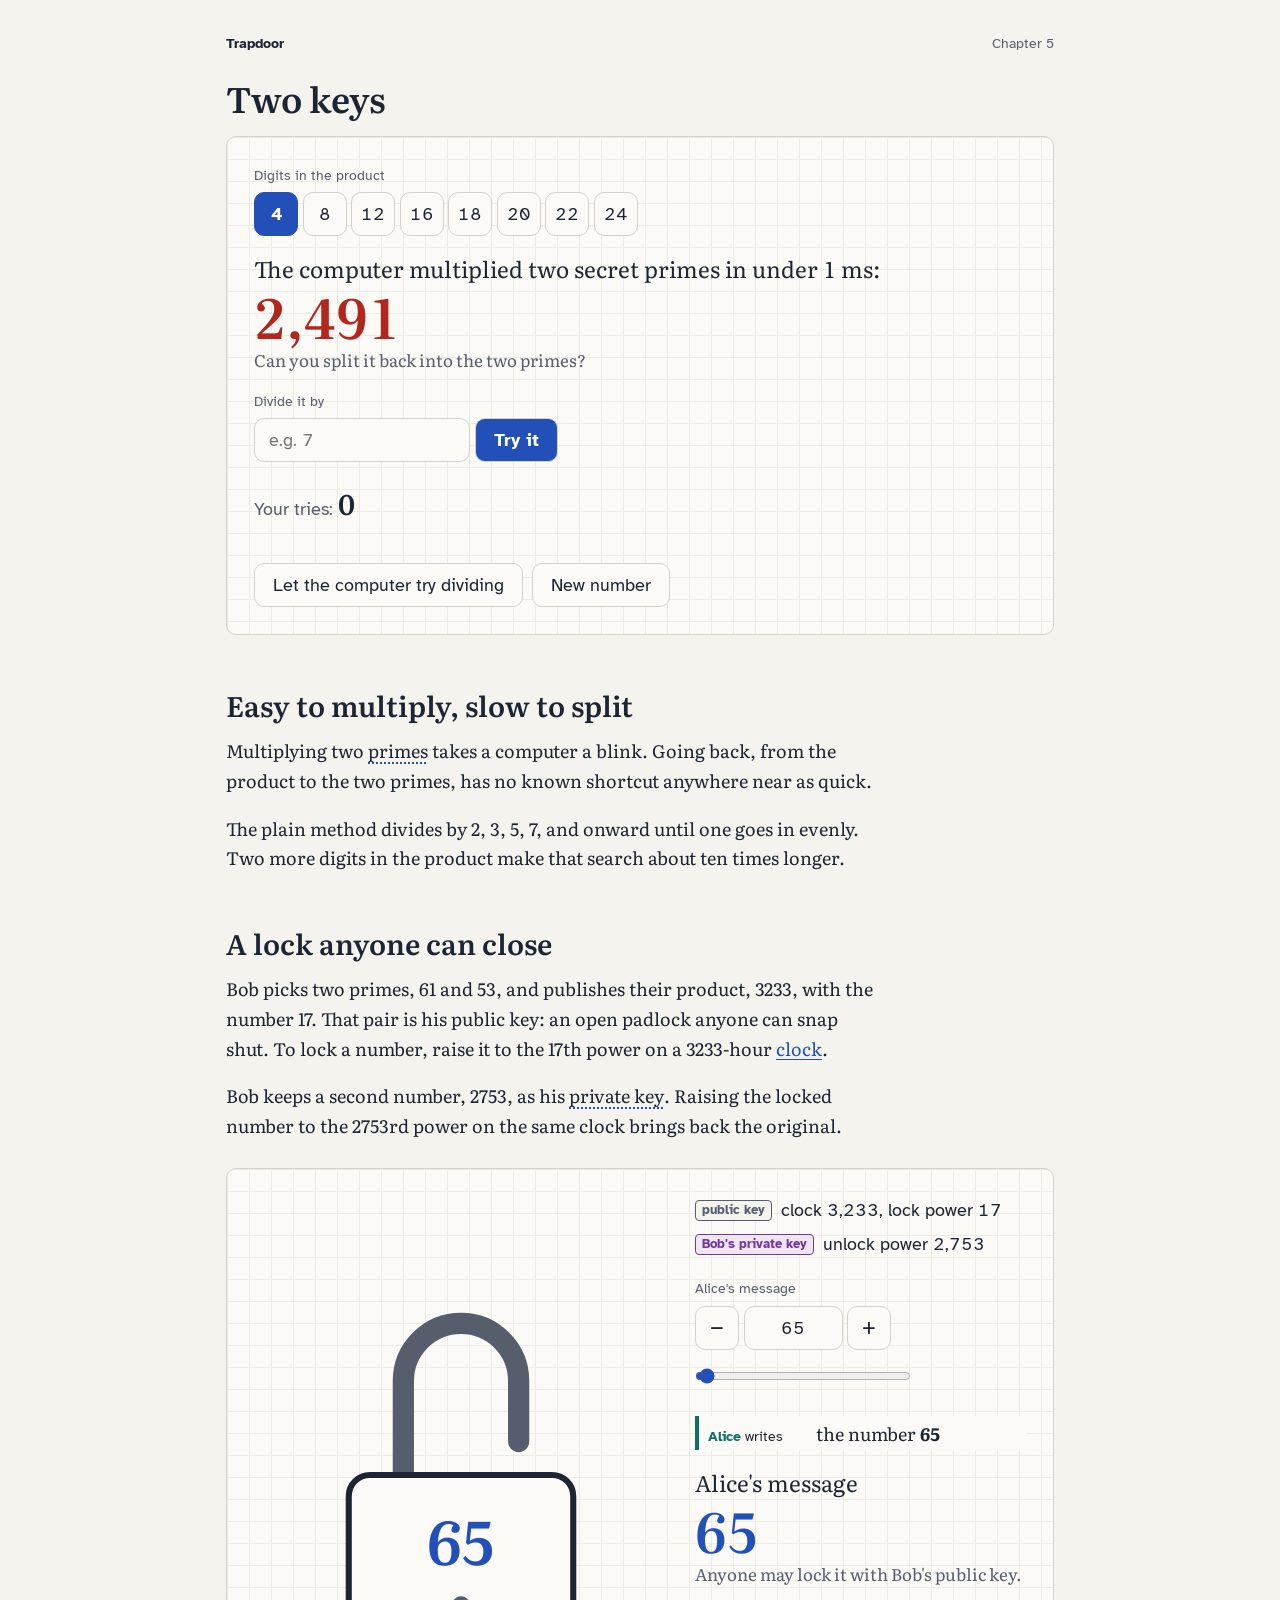
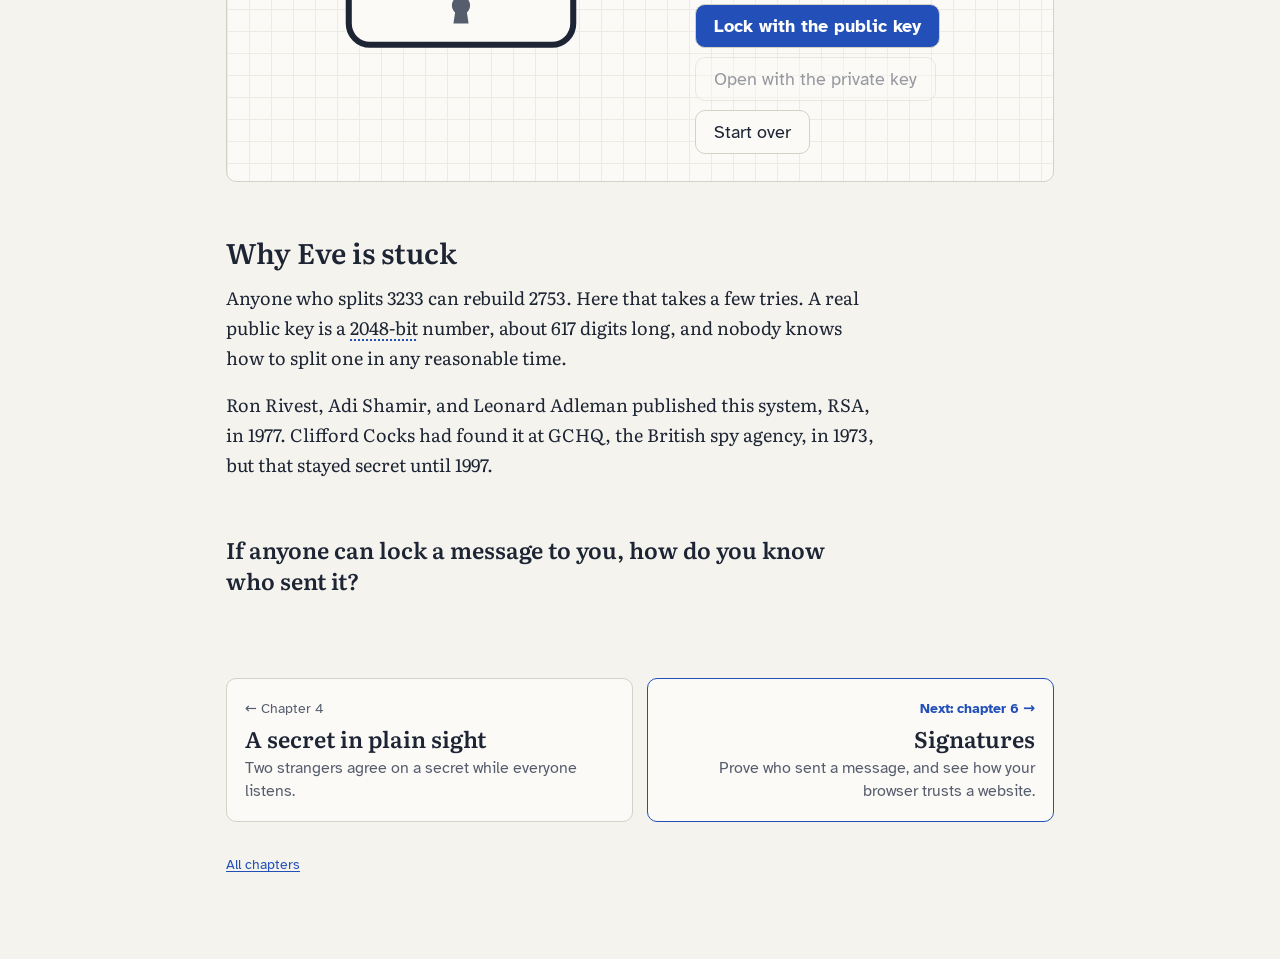
<file: chapters/two-keys.html>
<!doctype html>
<html lang="en">
<head>
  <meta charset="utf-8">
  <meta name="viewport" content="width=device-width, initial-scale=1">
  <title>Two keys: how RSA public-key encryption works | Trapdoor</title>
  <meta name="description" content="A hands-on lesson on RSA: multiplying primes is quick, splitting the product is slow, and that gap gives you a lock anyone can close but only you can open.">
  <link rel="canonical" href="https://maninae.github.io/trapdoor/chapters/two-keys.html">
  <meta property="og:type" content="article">
  <meta property="og:site_name" content="Trapdoor">
  <meta property="og:title" content="Two keys: how RSA public-key encryption works">
  <meta property="og:description" content="A hands-on lesson on RSA: multiplying primes is quick, splitting the product is slow, and that gap gives you a lock anyone can close but only you can open.">
  <meta property="og:url" content="https://maninae.github.io/trapdoor/chapters/two-keys.html">
  <meta property="og:image" content="https://maninae.github.io/trapdoor/assets/preview.png">
  <meta property="og:image:width" content="1200">
  <meta property="og:image:height" content="630">
  <meta property="og:image:alt" content="Trapdoor: the site name beside the elliptic curve widget from chapter 7, drawn on squared paper.">
  <meta name="twitter:card" content="summary_large_image">
  <meta name="twitter:title" content="Two keys: how RSA public-key encryption works">
  <meta name="twitter:description" content="A hands-on lesson on RSA: multiplying primes is quick, splitting the product is slow, and that gap gives you a lock anyone can close but only you can open.">
  <meta name="twitter:image" content="https://maninae.github.io/trapdoor/assets/preview.png">
  <meta name="theme-color" content="#f4f3ee">
  <meta name="color-scheme" content="light">
  <link rel="icon" href="../favicon.svg" type="image/svg+xml">
  <link rel="icon" href="../assets/icons/favicon-32.png" type="image/png" sizes="32x32">
  <link rel="apple-touch-icon" href="../assets/icons/apple-touch-icon.png">
  <link rel="manifest" href="../manifest.webmanifest">
  <link rel="preconnect" href="https://fonts.googleapis.com">
  <link rel="preconnect" href="https://fonts.gstatic.com" crossorigin>
  <link rel="stylesheet" href="https://fonts.googleapis.com/css2?family=Atkinson+Hyperlegible:wght@400;700&family=Literata:opsz,wght@7..72,400;7..72,600&display=swap">
  <link rel="stylesheet" href="../styles/tokens.css">
  <link rel="stylesheet" href="../styles/base.css">
  <link rel="stylesheet" href="../styles/widgets.css">
  <link rel="stylesheet" href="../styles/controls.css">
  <link rel="stylesheet" href="../styles/components.css">
  <link rel="stylesheet" href="../styles/chapter-two-keys.css">
</head>
<body>
  <header class="site-header">
    <a class="site-name" href="../index.html">Trapdoor</a>
    <span class="chapter-number">Chapter 5</span>
  </header>

  <main class="chapter">
    <h1>Two keys</h1>

    <figure class="widget widget-stack" id="factor-widget">
      <div class="widget-panel">
        <div class="prime-picker" role="group" aria-label="How many digits">
          <span class="group-label">Digits in the product</span>
          <div class="prime-buttons digit-buttons">
            <button type="button" data-digits="4" aria-pressed="true">4</button>
            <button type="button" data-digits="8" aria-pressed="false">8</button>
            <button type="button" data-digits="12" aria-pressed="false">12</button>
            <button type="button" data-digits="16" aria-pressed="false">16</button>
            <button type="button" data-digits="18" aria-pressed="false">18</button>
            <button type="button" data-digits="20" aria-pressed="false">20</button>
            <button type="button" data-digits="22" aria-pressed="false">22</button>
            <button type="button" data-digits="24" aria-pressed="false">24</button>
          </div>
        </div>
        <p class="readout" aria-live="polite"></p>
        <form class="guess-form">
          <label for="divide-by">Divide it by</label>
          <div class="guess-row">
            <input id="divide-by" type="text" inputmode="numeric" autocomplete="off" placeholder="e.g. 7">
            <button type="submit" class="button-primary">Try it</button>
          </div>
        </form>
        <p class="tries">Your tries: <span class="tries-count">0</span></p>
        <ol class="try-list" aria-label="Your tries"></ol>
        <div class="search-meter" aria-hidden="true"><div class="search-meter-fill"></div></div>
        <p class="search-status" aria-live="polite"></p>
        <div class="action-row">
          <button type="button" data-action="computer">Let the computer try dividing</button>
          <button type="button" data-action="new">New number</button>
        </div>
      </div>
    </figure>

    <section class="prose" aria-labelledby="split-heading">
      <h2 id="split-heading">Easy to multiply, slow to split</h2>
      <p>Multiplying two <button type="button" class="term" aria-controls="note-prime-factors" aria-expanded="false">primes</button> takes a computer a blink. Going back, from the product to the two primes, has no known shortcut anywhere near as quick.</p>
      <aside class="term-note" id="note-prime-factors" hidden>
        <p>A prime has no divisors except 1 and itself. Every whole number above 1 splits into primes in exactly one way, like 3233 = 53 &times; 61. Finding that split is called factoring.</p>
        <p><a href="https://en.wikipedia.org/wiki/Integer_factorization" target="_blank" rel="noopener">Integer factorization on Wikipedia</a></p>
        <button type="button" class="term-note-close">Close</button>
      </aside>
      <p>The plain method divides by 2, 3, 5, 7, and onward until one goes in evenly. Two more digits in the product make that search about ten times longer.</p>
    </section>

    <section class="prose" aria-labelledby="lock-heading">
      <h2 id="lock-heading">A lock anyone can close</h2>
      <p>Bob picks two primes, 61 and 53, and publishes their product, 3233, with the number 17. That pair is his public key: an open padlock anyone can snap shut. To lock a number, raise it to the 17th power on a 3233-hour <a href="clock-math.html">clock</a>.</p>
      <p>Bob keeps a second number, 2753, as his <button type="button" class="term" aria-controls="note-private-key" aria-expanded="false">private key</button>. Raising the locked number to the 2753rd power on the same clock brings back the original.</p>
      <aside class="term-note" id="note-private-key" hidden>
        <p>Bob finds 2753 from his primes. He multiplies 61 &minus; 1 by 53 &minus; 1 to get 3120, then looks for a number that times 17 lands on 1 on a 3120-hour clock: <span class="nowrap">17&nbsp;&times;&nbsp;2753 = 46,801</span> <span class="nowrap">= 15&nbsp;&times;&nbsp;3120&nbsp;+&nbsp;1</span>. Without 61 and 53, nobody can get 3120.</p>
        <p><a href="https://en.wikipedia.org/wiki/RSA_cryptosystem#Example" target="_blank" rel="noopener">RSA worked example on Wikipedia</a></p>
        <button type="button" class="term-note-close">Close</button>
      </aside>
    </section>

    <figure class="widget" id="rsa-widget">
      <svg class="padlock" role="img" aria-label="An open padlock"></svg>
      <div class="widget-panel">
        <div class="key-cards">
          <p class="key-card key-public"><span class="tag tag-public">public key</span> <span>clock 3,233, lock power 17</span></p>
          <p class="key-card key-private"><span class="tag tag-bob">Bob's private key</span> <span>unlock power 2,753</span></p>
        </div>
        <div class="widget-controls"></div>
        <ol class="step-list rsa-steps" aria-live="polite"></ol>
        <p class="readout" aria-live="polite"></p>
        <div class="action-row">
          <button type="button" class="button-primary" data-action="lock">Lock with the public key</button>
          <button type="button" data-action="open">Open with the private key</button>
          <button type="button" data-action="reset">Start over</button>
        </div>
      </div>
    </figure>

    <section class="prose" aria-labelledby="size-heading">
      <h2 id="size-heading">Why Eve is stuck</h2>
      <p>Anyone who splits 3233 can rebuild 2753. Here that takes a few tries. A real public key is a <button type="button" class="term" aria-controls="note-key-size" aria-expanded="false">2048-bit</button> number, about 617 digits long, and nobody knows how to split one in any reasonable time.</p>
      <aside class="term-note" id="note-key-size" hidden>
        <p>Bits count binary digits, so a 2048-bit number is about 2<sup>2048</sup>, which has 617 ordinary digits. In 2020, splitting a 250-digit challenge number called RSA-250 took about 2,700 years of computer-core time.</p>
        <p><a href="https://en.wikipedia.org/wiki/RSA_numbers" target="_blank" rel="noopener">RSA numbers on Wikipedia</a></p>
        <button type="button" class="term-note-close">Close</button>
      </aside>
      <p>Ron Rivest, Adi Shamir, and Leonard Adleman published this system, RSA, in 1977. Clifford Cocks had found it at GCHQ, the British spy agency, in 1973, but that stayed secret until 1997.</p>
    </section>

    <section class="prose closing">
      <p class="bridge">If anyone can lock a message to you, how do you know who sent it?</p>
    </section>
  </main>

  <nav class="chapter-nav" aria-label="Chapters">
    <p class="chapter-nav-all"><a href="../index.html">All chapters</a></p>
  </nav>

  <script src="../scripts/core.js"></script>
  <script src="../scripts/glossary.js"></script>
  <script src="../scripts/two-keys-helpers.js"></script>
  <script src="../scripts/widget-two-keys-factor-race.js"></script>
  <script src="../scripts/widget-two-keys-padlock.js"></script>
  <script src="../scripts/chapters.js"></script>
  <script src="../scripts/chapter-nav.js"></script>
</body>
</html>
</file>
<file: styles/tokens.css>
/*
 * Trapdoor design tokens: a math notebook. Plain paper page, figures drawn on squared paper,
 * one fountain-pen blue for whatever just moved, red pencil only for a challenge target.
 *
 * - Every color on the site is a token here; no other sheet uses a raw hex except the
 *   chapter 4 paint colors, which live with that chapter.
 * - Light theme only by design.
 * - Type: Literata for prose and numbers, Atkinson Hyperlegible for controls. Scale ratio 1.25.
 * - People keep one hue across chapters 4 to 6: Alice teal, Bob violet, Eve (the listener) soft ink.
 */

:root {
  color-scheme: light;

  --bg: #f4f3ee;
  --surface: #fbfaf7;
  --ink: #1d2433;
  --ink-soft: #565d6d;
  --rule: #d4d1c6;
  --grid-line: #ecebe4;
  --accent: #2350b8;
  --accent-soft: #9fb3e3;
  --on-accent: #ffffff;
  --accent-2: #b3261e;
  --ok: #2f7d4a;

  --person-alice: #0f6e66;
  --person-alice-soft: #e2f0ee;
  --person-bob: #74389a;
  --person-bob-soft: #efe6f4;
  --person-eve: var(--ink-soft);

  --font-body: "Literata", Georgia, "Times New Roman", serif;
  --font-ui: "Atkinson Hyperlegible", -apple-system, system-ui, sans-serif;
  --font-mono: ui-monospace, "SF Mono", Menlo, monospace;

  --t-sm: 0.8rem;
  --t-base: 1rem;
  --t-md: 1.25rem;
  --t-lg: 1.563rem;
  --t-xl: 1.953rem;
  --t-display: 3.052rem;

  --space-1: 0.25rem;
  --space-2: 0.5rem;
  --space-3: 0.75rem;
  --space-4: 1rem;
  --space-6: 1.5rem;
  --space-8: 2rem;
  --space-12: 3rem;

  --radius: 10px;
  --touch: 44px;
  --grid-step: 22px;
}
</file>
<file: styles/base.css>
/*
 * Base layer: reset, page frame, headings, prose, and the chapter ending.
 * Load order on every page: tokens, base, widgets, controls, components, then the chapter sheet.
 */

*, *::before, *::after { box-sizing: border-box; }

html {
  font-size: 106.25%;
  -webkit-text-size-adjust: 100%;
}

@media (min-width: 760px) {
  html { font-size: 112.5%; }
}

body {
  margin: 0;
  background: var(--bg);
  color: var(--ink);
  font-family: var(--font-body);
  font-size: var(--t-base);
  line-height: 1.65;
  font-variant-numeric: lining-nums;
}

:focus-visible {
  outline: 3px solid var(--accent);
  outline-offset: 2px;
}

a { color: var(--accent); text-underline-offset: 0.15em; }

/* ---------- page frame ---------- */

.site-header {
  display: flex;
  justify-content: space-between;
  align-items: baseline;
  max-width: 48rem;
  margin: 0 auto;
  padding: var(--space-4) var(--space-4) 0;
  font-family: var(--font-ui);
  font-size: var(--t-sm);
  color: var(--ink-soft);
}

.site-name {
  color: var(--ink);
  font-weight: 700;
  text-decoration: none;
  padding: var(--space-3) 0;
}

.chapter {
  max-width: 48rem;
  margin: 0 auto;
  padding: 0 var(--space-4) var(--space-12);
}

h1 {
  font-size: var(--t-xl);
  font-weight: 600;
  line-height: 1.15;
  margin: var(--space-2) 0 var(--space-4);
}

h2 {
  font-size: var(--t-lg);
  font-weight: 600;
  line-height: 1.2;
  margin: 0 0 var(--space-3);
}

.prose {
  max-width: 36rem;
  margin: var(--space-12) 0 var(--space-6);
}

.prose p { margin: 0 0 var(--space-4); }

code {
  font-family: var(--font-mono);
  font-size: 0.9em;
}

@media (max-width: 759px) {
  .site-header { padding-top: var(--space-2); }
  h1 { margin: 0 0 var(--space-3); }
}

/* ---------- ending ---------- */

.closing { margin-top: var(--space-12); }

.bridge {
  font-size: var(--t-md);
  font-weight: 600;
  line-height: 1.4;
}

@media (prefers-reduced-motion: reduce) {
  *, *::before, *::after { transition: none !important; animation: none !important; scroll-behavior: auto !important; }
}
</file>
<file: styles/landing.css>
/*
 * Landing page (index.html) and 404 page: the name, one line, then the map of arcs and chapters.
 *
 * - First look: the name, then chapter 1's card, the only card with the accent border and the
 *   squared-paper background the widgets use.
 * - Every other card is quiet: ink glyph with one blue mark, number, title, one-line hook.
 */

.landing {
  max-width: 52rem;
  margin: 0 auto;
  padding: var(--space-12) var(--space-4) var(--space-8);
}

.landing-name {
  font-size: clamp(3.2rem, 11vw, 5.2rem);
  font-weight: 600;
  line-height: 1;
  letter-spacing: -0.02em;
  margin: 0 0 var(--space-4);
}

.landing-pitch {
  max-width: 37rem;
  margin: 0;
  font-size: var(--t-md);
  line-height: 1.45;
}

/* ---------- arcs ---------- */

.arc { margin-top: var(--space-12); }

.arc-heading {
  display: flex;
  align-items: baseline;
  gap: var(--space-3);
  margin: 0;
  font-size: var(--t-lg);
}

.arc-number {
  font-family: var(--font-ui);
  font-size: var(--t-sm);
  font-weight: 700;
  color: var(--ink-soft);
}

.arc-line {
  margin: var(--space-1) 0 var(--space-4);
  color: var(--ink-soft);
}

.map-list {
  list-style: none;
  margin: 0;
  padding: 0;
  display: grid;
  grid-template-columns: minmax(0, 1fr);
  gap: var(--space-3);
}

/* Two columns: the arcs hold 2, 4, 1 and 4 chapters, so rows fill without orphans. */
@media (min-width: 760px) {
  .map-list { grid-template-columns: repeat(2, minmax(0, 1fr)); }
}

.map-item { display: flex; }

.map-card {
  flex: 1;
  display: grid;
  grid-template-columns: 3.5rem minmax(0, 1fr);
  gap: var(--space-4);
  align-items: start;
  padding: var(--space-4);
  border: 1px solid var(--rule);
  border-radius: var(--radius);
  background: var(--surface);
  color: var(--ink);
  text-decoration: none;
}

.map-card:hover { border-color: var(--ink-soft); }
.map-card:hover .map-title { text-decoration: underline; text-underline-offset: 0.15em; }

.map-card-start {
  border: 2px solid var(--accent);
  background-image:
    linear-gradient(var(--grid-line) 1px, transparent 1px),
    linear-gradient(90deg, var(--grid-line) 1px, transparent 1px);
  background-size: var(--grid-step) var(--grid-step);
}

.map-card-start:hover { border-color: var(--accent); }

.map-glyph { width: 3.5rem; height: 3.5rem; color: var(--ink); }
.glyph-accent { fill: var(--accent); }
.glyph-text { font-family: var(--font-ui); font-size: 12px; font-weight: 700; fill: currentColor; }
.glyph-accent-text { fill: var(--accent); }

.map-text { display: flex; flex-direction: column; gap: 2px; min-width: 0; }

.map-start {
  font-family: var(--font-ui);
  font-size: var(--t-sm);
  font-weight: 700;
  color: var(--accent);
}

.map-title { font-size: var(--t-md); font-weight: 600; line-height: 1.25; }

.map-number {
  font-family: var(--font-ui);
  font-size: var(--t-sm);
  font-weight: 700;
  color: var(--ink-soft);
  margin-right: var(--space-2);
}

.map-hook { color: var(--ink-soft); font-size: 0.94rem; line-height: 1.45; }

/* No-JS fallback list, replaced by landing.js. */
.map-fallback { margin: var(--space-8) 0 0; padding-left: 1.5rem; }
.map-fallback li { padding: var(--space-1) 0; }

/* ---------- footer ---------- */

.site-footer {
  max-width: 52rem;
  margin: 0 auto;
  padding: var(--space-6) var(--space-4) var(--space-12);
  font-family: var(--font-ui);
  font-size: var(--t-sm);
  color: var(--ink-soft);
}

.site-footer a { color: var(--ink-soft); display: inline-block; padding: var(--space-2) 0; }

@media (max-width: 759px) {
  .landing { padding-top: var(--space-8); }
  .arc { margin-top: var(--space-8); }
}
</file>
<file: styles/widgets.css>
/*
 * Widget layer: the figure frame (a drawing on squared paper), the clock-dial marks, and the
 * readouts that are each widget's payload.
 *
 * - .widget lays drawing and panel side by side from 760px; .widget-stack keeps one column.
 * - .readout-big in --accent is the focal point of a widget: what just landed.
 */

.widget {
  margin: var(--space-4) 0 0;
  padding: var(--space-4);
  border: 1px solid var(--rule);
  border-radius: var(--radius);
  background-color: var(--surface);
  background-image:
    linear-gradient(var(--grid-line) 1px, transparent 1px),
    linear-gradient(90deg, var(--grid-line) 1px, transparent 1px);
  background-size: var(--grid-step) var(--grid-step);
  display: grid;
  gap: var(--space-4);
}

.dial {
  display: block;
  width: 100%;
  max-width: 340px;
  margin: 0 auto;
  height: auto;
  aspect-ratio: 1;
}

.widget-panel {
  display: flex;
  flex-direction: column;
  gap: var(--space-4);
  min-width: 0;
}

.widget figcaption { grid-column: 1 / -1; }

/* Phone: keep the hero dial small enough that a control shows on the first screen. */
@media (max-width: 759px) {
  .widget-hero .dial { max-width: 250px; }
  .widget-hero { gap: var(--space-3); }
}

@media (min-width: 760px) {
  .widget {
    grid-template-columns: minmax(0, 23rem) minmax(0, 1fr);
    align-items: center;
    padding: var(--space-6);
    gap: var(--space-6);
  }
  .dial { max-width: 23rem; }
  .widget-hero .dial { max-width: 25rem; }
  .widget-hero { grid-template-columns: minmax(0, 25rem) minmax(0, 1fr); }
}

/* A widget whose drawing spans the full width, with the controls underneath. */
.widget-stack { grid-template-columns: minmax(0, 1fr); }

@media (min-width: 760px) {
  .widget.widget-stack { grid-template-columns: minmax(0, 1fr); align-items: start; }
}

/* ---------- dial marks (SVG) ---------- */

.dial-ring { fill: none; stroke: var(--rule); stroke-width: 2; }
.dial-tick { fill: var(--ink-soft); }
.dial-label { fill: var(--ink-soft); font-family: var(--font-body); }
.dial-label-landed { fill: var(--accent); font-weight: 600; }
.dial-label-target { fill: var(--accent-2); font-weight: 600; }
.dial-label-start { fill: var(--ink); font-weight: 600; }
.dial-mark-landed { fill: var(--accent); }
.dial-mark-visited { fill: var(--accent-soft); }
.dial-mark-start { fill: var(--surface); stroke: var(--accent); stroke-width: 3; }
.dial-mark-target { fill: var(--surface); stroke: var(--accent-2); stroke-width: 4; }
.dial-mark-miss { fill: var(--ink-soft); opacity: 0.5; }
.dial-chord { stroke: var(--accent); stroke-width: 2; opacity: 0.35; }
.dial-chord-latest { stroke-width: 3.5; opacity: 1; }
.dial-arc { fill: none; stroke: var(--accent); stroke-width: 3.5; stroke-linecap: round; }
.dial-arrowhead { fill: var(--accent); }
.dial-hand line { stroke: var(--ink); stroke-width: 4; stroke-linecap: round; }
.dial-hand circle { fill: var(--ink); }

/* ---------- readouts: the payload of each widget ---------- */

.readout {
  margin: 0;
  display: flex;
  flex-direction: column;
  gap: var(--space-1);
  font-variant-numeric: tabular-nums;
}

.readout-lead { font-size: var(--t-md); line-height: 1.3; }

.readout-big {
  font-size: var(--t-display);
  font-weight: 600;
  line-height: 1;
  color: var(--accent);
}

.readout-target { color: var(--accent-2); }

/* "12 of 26": the denominator sits quieter than the big number. */
.readout-of { font-size: var(--t-md); color: var(--ink-soft); font-weight: 400; }

.readout-detail {
  color: var(--ink-soft);
  font-size: 0.94rem;
  line-height: 1.45;
}

.legend-item { display: inline-flex; align-items: center; gap: var(--space-2); }
</file>
<file: styles/controls.css>
/*
 * Controls layer: buttons, steppers, text fields, the hop and try lists, and the forward demo.
 *
 * - Every control is at least --touch (44px) tall; nothing depends on hover.
 * - Pressed toggles and primary actions fill with --accent.
 */

.widget-controls {
  display: flex;
  flex-wrap: wrap;
  gap: var(--space-4) var(--space-6);
}

.stepper { display: flex; flex-direction: column; gap: var(--space-1); }

.stepper-label, .group-label, .guess-form label, .forward-demo label, .text-field label {
  font-family: var(--font-ui);
  font-size: var(--t-sm);
  color: var(--ink-soft);
}

.stepper-row, .guess-row { display: flex; gap: var(--space-1); }

.stepper-button,
.stepper-input,
.guess-row input,
.forward-input,
.action-row button,
.guess-row button,
.operation-toggle button,
.prime-buttons button {
  min-height: var(--touch);
  font-family: var(--font-ui);
  font-size: var(--t-base);
  color: var(--ink);
  background: var(--surface);
  border: 1px solid var(--rule);
  border-radius: var(--radius);
}

.stepper-button {
  min-width: var(--touch);
  font-size: var(--t-md);
  line-height: 1;
  cursor: pointer;
}

.stepper-input, .guess-row input {
  width: 5.5rem;
  text-align: center;
  font-variant-numeric: tabular-nums;
  -moz-appearance: textfield;
}

.stepper-input::-webkit-inner-spin-button,
.stepper-input::-webkit-outer-spin-button,
.guess-row input::-webkit-inner-spin-button,
.guess-row input::-webkit-outer-spin-button { -webkit-appearance: none; margin: 0; }

.stepper-slider {
  width: 100%;
  min-width: 12rem;
  height: var(--touch);
  margin: 0;
  accent-color: var(--accent);
}

button { cursor: pointer; }
button:disabled { cursor: default; opacity: 0.45; }

.action-row { display: flex; flex-wrap: wrap; gap: var(--space-2); }
.action-row button, .guess-row button { padding: 0 var(--space-4); }

.button-primary,
.operation-toggle button[aria-pressed="true"],
.prime-buttons button[aria-pressed="true"] {
  background: var(--accent);
  border-color: var(--accent);
  color: var(--on-accent);
  font-weight: 700;
}

.action-row .button-primary, .guess-row .button-primary { background: var(--accent); color: var(--on-accent); }

.operation-toggle { display: flex; gap: var(--space-1); }
.operation-toggle button { padding: 0 var(--space-6); }

.prime-picker { display: flex; flex-direction: column; gap: var(--space-1); }
.prime-buttons { display: flex; flex-wrap: wrap; gap: var(--space-1); }
.prime-buttons button { min-width: var(--touch); font-variant-numeric: tabular-nums; }

/* ---------- text fields ---------- */

.text-field { display: flex; flex-direction: column; gap: var(--space-1); }

.text-input {
  min-height: var(--touch);
  width: 100%;
  min-width: 0;
  padding: 0 var(--space-3);
  font-family: var(--font-ui);
  font-size: var(--t-base);
  color: var(--ink);
  background: var(--surface);
  border: 1px solid var(--rule);
  border-radius: var(--radius);
}

/* ---------- hop and try lists ---------- */

.hop-list, .try-list {
  list-style: none;
  margin: 0;
  padding: 0;
  display: flex;
  flex-wrap: wrap;
  gap: var(--space-1) var(--space-2);
  font-variant-numeric: tabular-nums;
}

.hop-list li, .try-list li {
  padding: var(--space-1) var(--space-2);
  border-radius: 6px;
  background: var(--bg);
  border: 1px solid var(--rule);
  font-size: 0.94rem;
  white-space: nowrap;
}

.try-list li.try-hit { border-color: var(--accent); color: var(--accent); font-weight: 600; }

.guess-form { display: flex; flex-direction: column; gap: var(--space-1); }

.tries { margin: 0; font-family: var(--font-ui); color: var(--ink-soft); }
.tries-count { font-family: var(--font-body); font-size: var(--t-lg); font-weight: 600; color: var(--ink); }

/* ---------- forward demo: one big calculation on a 39-digit clock ---------- */

.forward-demo {
  margin: var(--space-4) 0 0;
  padding: var(--space-4);
  border: 1px solid var(--rule);
  border-radius: var(--radius);
  background: var(--surface);
  display: flex;
  flex-direction: column;
  gap: var(--space-2);
}

.forward-input {
  width: 100%;
  padding: 0 var(--space-3);
  font-variant-numeric: tabular-nums;
}

.forward-output {
  margin: 0;
  display: flex;
  flex-direction: column;
  gap: var(--space-1);
  font-variant-numeric: tabular-nums;
}

.forward-landing {
  font-size: var(--t-md);
  font-weight: 600;
  color: var(--accent);
  overflow-wrap: anywhere;
}

.forward-time, .forward-demo figcaption { color: var(--ink-soft); font-size: 0.94rem; }
</file>
<file: styles/components.css>
/*
 * Components layer: pieces used by several chapters.
 *
 * - Glossary notes: button.term opens the aside.term-note right after its paragraph.
 * - .card (a boxed aside section), .fact-card (a short side fact with a blue edge).
 * - .data-table inside .table-scroll: numbers right-aligned, cells never wrap.
 * - People: .name-alice / .name-bob / .name-eve for names, .tag-* for "who may see this",
 *   .step-list rows edged in the actor's hue. Same person, same color on every page.
 * - .chapter-nav: previous / next cards at the bottom of each chapter (scripts/chapter-nav.js).
 */

/* ---------- glossary terms ---------- */

button.term {
  font: inherit;
  color: inherit;
  background: none;
  border: 0;
  padding: 0;
  position: relative;
  cursor: pointer;
  text-decoration: underline dotted var(--accent);
  text-decoration-thickness: 2px;
  text-underline-offset: 0.2em;
}

/* An invisible halo enlarges the tap area to 44px tall without moving the line or the focus ring. */
button.term::before {
  content: "";
  position: absolute;
  inset: -0.6em -0.15em;
}

button.term[aria-expanded="true"] { color: var(--accent); }

.term-note {
  background: var(--surface);
  border: 1px solid var(--rule);
  border-radius: var(--radius);
  padding: var(--space-4) var(--space-4) var(--space-3);
  margin: 0 0 var(--space-4);
  font-size: 0.94rem;
}

.term-note p { margin: 0 0 var(--space-2); }

.term-note-close {
  font-family: var(--font-ui);
  font-size: var(--t-sm);
  min-height: var(--touch);
  padding: 0 var(--space-4);
  border: 1px solid var(--rule);
  border-radius: var(--radius);
  background: var(--bg);
  color: var(--ink);
  cursor: pointer;
}

/* ---------- cards ---------- */

.card {
  margin: var(--space-12) 0 var(--space-6);
  padding: var(--space-6) var(--space-4) var(--space-4);
  border: 1px solid var(--rule);
  border-radius: var(--radius);
  background: var(--surface);
}

.card h2 { font-size: var(--t-md); }
.card > p { max-width: 36rem; margin: 0 0 var(--space-4); }

@media (min-width: 760px) {
  .card { padding: var(--space-6); }
}

.fact-card {
  max-width: 36rem;
  margin: var(--space-8) 0 0;
  padding: var(--space-4) var(--space-4) var(--space-2);
  border: 1px solid var(--rule);
  border-left: 4px solid var(--accent);
  border-radius: var(--radius);
  background: var(--surface);
}

.fact-card h2 { font-size: var(--t-md); }
.fact-card p { margin: 0 0 var(--space-3); }

/* ---------- tables ---------- */

.table-scroll {
  overflow-x: auto;
  border: 1px solid var(--rule);
  border-radius: var(--radius);
  background: var(--surface);
}

.data-table {
  border-collapse: collapse;
  width: 100%;
  font-variant-numeric: tabular-nums;
}

.data-table th, .data-table td {
  padding: var(--space-2) var(--space-3);
  text-align: left;
  white-space: nowrap;
  border-bottom: 1px solid var(--grid-line);
}

.data-table thead th {
  font-family: var(--font-ui);
  font-size: var(--t-sm);
  font-weight: 700;
  color: var(--ink-soft);
  vertical-align: bottom;
}

.data-table tbody th { font-weight: 400; }
.data-table tbody tr:last-child > * { border-bottom: 0; }
.data-table .numeric { text-align: right; }

/* ---------- people ---------- */

.name-alice { color: var(--person-alice); font-weight: 700; }
.name-bob { color: var(--person-bob); font-weight: 700; }
.name-eve { color: var(--person-eve); font-weight: 700; }

.tag {
  display: inline-block;
  font-family: var(--font-ui);
  font-size: 0.72rem;
  font-weight: 700;
  line-height: 1;
  padding: 3px 6px;
  border-radius: 4px;
  border: 1px solid currentColor;
  white-space: nowrap;
  vertical-align: 0.1em;
}

.tag-public { color: var(--ink-soft); background: var(--bg); }
.tag-alice { color: var(--person-alice); background: var(--person-alice-soft); }
.tag-bob { color: var(--person-bob); background: var(--person-bob-soft); }

/* A list of who-did-what steps; each row's left edge wears the actor's hue. */
.step-list {
  list-style: none;
  margin: 0;
  padding: 0;
  display: flex;
  flex-direction: column;
  gap: var(--space-1);
  font-variant-numeric: tabular-nums;
}

.step-list li {
  display: flex;
  flex-wrap: wrap;
  align-items: baseline;
  gap: 2px var(--space-2);
  padding: var(--space-1) var(--space-2);
  border-left: 4px solid var(--rule);
  background: var(--surface);
  border-radius: 0 6px 6px 0;
  line-height: 1.4;
}

.step-list li.step-alice { border-left-color: var(--person-alice); }
.step-list li.step-bob { border-left-color: var(--person-bob); }
.step-list .step-who { font-family: var(--font-ui); font-size: var(--t-sm); }
.step-list .step-shared { color: var(--accent); }

/* ---------- previous / next chapter ---------- */

.chapter-nav {
  max-width: 48rem;
  margin: 0 auto;
  padding: 0 var(--space-4) var(--space-12);
  font-family: var(--font-ui);
}

.chapter-nav-pair {
  display: grid;
  grid-template-columns: minmax(0, 1fr);
  gap: var(--space-3);
  margin: 0 0 var(--space-4);
}

@media (min-width: 760px) {
  .chapter-nav-pair { grid-template-columns: minmax(0, 1fr) minmax(0, 1fr); }
  .chapter-nav-next { grid-column: 2; }
}

.chapter-nav-card {
  display: flex;
  flex-direction: column;
  gap: var(--space-1);
  min-height: var(--touch);
  padding: var(--space-4);
  border: 1px solid var(--rule);
  border-radius: var(--radius);
  background: var(--surface);
  color: var(--ink);
  text-decoration: none;
}

.chapter-nav-next { text-align: right; border-color: var(--accent); }
.chapter-nav-kicker { font-size: var(--t-sm); color: var(--ink-soft); }
.chapter-nav-next .chapter-nav-kicker { color: var(--accent); font-weight: 700; }
.chapter-nav-title { font-family: var(--font-body); font-size: var(--t-md); font-weight: 600; line-height: 1.25; }
.chapter-nav-hook { font-size: 0.9rem; color: var(--ink-soft); line-height: 1.4; }
.chapter-nav-card:hover .chapter-nav-title { text-decoration: underline; text-underline-offset: 0.15em; }
.chapter-nav-all { font-size: var(--t-sm); }
.chapter-nav-all a { display: inline-block; padding: var(--space-3) 0; }
</file>
<file: styles/chapter-big-picture.css>
/*
 * Chapter 11 (big picture) styles, layered on the shared layer. Colors come only from tokens.css.
 *
 * - Size chart: blue bar = public key, gray bar = signature or ciphertext. Bar width is
 *   --bar-fraction percent of the track minus --label-reserve, so the value label always fits.
 * - Tick lines share that formula and an inset equal to the row padding, so they line up.
 */

.widget-sizes { --label-reserve: 6.5rem; --row-pad: var(--space-2); }

@media (min-width: 760px) {
  .widget-sizes { grid-template-columns: minmax(0, 1fr); }
}

.sizes-top {
  display: flex;
  flex-wrap: wrap;
  justify-content: space-between;
  align-items: flex-end;
  gap: var(--space-4);
}

.size-chart {
  position: relative;
  display: grid;
  gap: var(--space-1);
}

.size-ticks {
  position: absolute;
  inset: 0 var(--row-pad);
  pointer-events: none;
}

.size-tick {
  position: absolute;
  top: 0;
  bottom: 0;
  left: calc(var(--bar-fraction) * (100% - var(--label-reserve)) / 100);
  border-left: 1px dashed var(--rule);
}

.size-tick-label {
  position: absolute;
  bottom: 0;
  left: 0;
  transform: translateX(-50%);
  font-family: var(--font-ui);
  font-size: var(--t-sm);
  color: var(--ink-soft);
  font-variant-numeric: tabular-nums;
  white-space: nowrap;
}

/* The leftmost label starts at its line so it never hangs past the chart edge. */
.size-tick:first-child .size-tick-label { transform: none; }

/* Phone: five log labels crowd each other, so show every other one (10, 1k, 100k). */
@media (max-width: 759px) {
  .size-ticks:has(.size-tick:nth-child(5)) .size-tick:nth-child(even) .size-tick-label { visibility: hidden; }
}

/* A paper-colored halo keeps the dashed tick lines from running through row text. */
.size-name, .size-value {
  text-shadow: 0 0 2px var(--surface), 0 0 2px var(--surface), 0 0 4px var(--surface);
}

.size-axis { height: 1.5rem; }

.size-row {
  position: relative;
  display: grid;
  gap: 3px;
  width: 100%;
  min-height: var(--touch);
  padding: var(--space-2) var(--row-pad);
  text-align: left;
  font: inherit;
  color: var(--ink);
  background: transparent;
  border: 1px solid transparent;
  border-radius: var(--radius);
}

.size-row[aria-pressed="true"] { border-color: var(--accent); background: color-mix(in srgb, var(--surface) 80%, transparent); }

.size-name { font-family: var(--font-ui); font-weight: 700; font-size: 0.94rem; line-height: 1.3; }
.size-family { font-weight: 400; color: var(--ink-soft); }

.size-track { display: flex; align-items: center; gap: var(--space-2); height: 1.15rem; }

.size-bar {
  display: block;
  height: 100%;
  width: calc(var(--bar-fraction) * (100% - var(--label-reserve)) / 100);
  min-width: 2px;
  border-radius: 0 3px 3px 0;
  transition: width 0.35s ease;
}

.size-bar-key { background: var(--accent); }
.size-bar-second { background: var(--ink-soft); }

.size-value {
  font-family: var(--font-ui);
  font-size: var(--t-sm);
  color: var(--ink-soft);
  white-space: nowrap;
  font-variant-numeric: tabular-nums;
}

.size-axis-note, .size-caption { margin: 0; color: var(--ink-soft); font-size: 0.94rem; }

.widget-sizes .operation-toggle button { padding: 0 var(--space-4); }

/* ---------- comparison table ---------- */

/* .family-table is a .data-table (components.css), set a little tighter. */
.family-table { font-size: 0.9rem; }
.family-table th, .family-table td { padding: var(--space-2); }
.family-table tbody th { font-weight: 600; }
.family-table tbody th a { color: var(--ink); }
.family-table .verdict-broken { color: var(--accent-2); font-weight: 600; }

.table-note { margin: var(--space-2) 0 0; color: var(--ink-soft); font-size: 0.94rem; }


/* Phone: each row becomes a small card so the quantum verdict shows without sideways scrolling. */
@media (max-width: 599px) {
  .family-table thead { position: absolute; width: 1px; height: 1px; overflow: hidden; clip-path: inset(50%); }
  .family-table, .family-table tbody { display: block; }
  .family-table tbody tr {
    display: grid;
    grid-template-columns: repeat(6, minmax(0, 1fr));
    grid-template-areas: "family family family verdict verdict verdict" "problem problem problem problem problem problem" "since since key key second second";
    gap: var(--space-1) var(--space-2);
    padding: var(--space-3);
    border-bottom: 1px solid var(--grid-line);
  }
  .family-table tbody tr:last-child { border-bottom: 0; }
  .family-table tbody th, .family-table tbody td { display: block; padding: 0; border: 0; white-space: normal; text-align: left; }
  .family-table tbody td.numeric { text-align: left; }
  .family-table tbody th { grid-area: family; align-self: end; font-size: 1rem; }
  .family-table .problem { grid-area: problem; }
  .family-table .verdict { grid-area: verdict; text-align: right; }
  .family-table td.numeric:nth-of-type(2) { grid-area: since; }
  .family-table td.numeric:nth-of-type(3) { grid-area: key; }
  .family-table td.numeric:nth-of-type(4) { grid-area: second; }
  .family-table td.numeric::before, .family-table .verdict::before {
    content: attr(data-label);
    display: block;
    font-family: var(--font-ui);
    font-size: var(--t-sm);
    font-weight: 400;
    color: var(--ink-soft);
  }
}
</file>
<file: styles/chapter-curves.css>
/*
 * Chapter 7 (curves) styles: the smooth curve plot, the whole-number dot grid, and the key-size card.
 * Loaded after the shared layer; colors come only from tokens.css.
 */

.curve-plot {
  display: block;
  width: 100%;
  max-width: 23rem;
  height: auto;
  aspect-ratio: 1;
  margin: 0 auto;
  -webkit-user-select: none;
  user-select: none;
}

@media (max-width: 759px) {
  .widget-hero .curve-plot { max-width: 330px; }
}

@media (min-width: 760px) {
  .widget-hero .curve-plot { max-width: 25rem; }
}

/* ---------- smooth curve marks ---------- */

.curve-axis { stroke: var(--rule); stroke-width: 1.5; }
.curve-path { fill: none; stroke: var(--ink); stroke-width: 3; stroke-linejoin: round; }
.curve-line { stroke: var(--accent-soft); stroke-width: 3; }
.curve-flip { stroke: var(--ink-soft); stroke-width: 2; stroke-dasharray: 6 5; }
.curve-third { fill: var(--surface); stroke: var(--ink-soft); stroke-width: 2.5; }
.curve-sum { fill: var(--accent); }
.curve-hop-dot { fill: var(--accent-soft); }
.curve-handle { fill: var(--ink); }
.curve-handle-ring { fill: none; stroke: transparent; stroke-width: 3; }
.curve-handle-group { cursor: grab; touch-action: none; outline: none; }
.curve-handle-group:active { cursor: grabbing; }
.curve-handle-group:focus-visible .curve-handle-ring { stroke: var(--accent); }
.curve-handle-hit { fill: transparent; }
.curve-label { font-family: var(--font-ui); font-size: 17px; font-weight: 700; fill: var(--ink); }
.curve-label-sum { fill: var(--accent); }
.curve-label-soft { fill: var(--ink-soft); font-weight: 400; font-size: 14px; }

/* ---------- whole-number grid marks ---------- */

.grid-frame { fill: none; stroke: var(--rule); stroke-width: 1.5; }
.grid-axis-label { font-family: var(--font-ui); font-size: 14px; fill: var(--ink-soft); }
.grid-dot { fill: var(--ink-soft); }
.grid-dot-visited { fill: var(--accent-soft); }
.grid-dot-landed { fill: var(--accent); }
.grid-dot-start { fill: var(--surface); stroke: var(--accent); stroke-width: 3; }
.grid-dot-target { fill: var(--surface); stroke: var(--accent-2); stroke-width: 3.5; }
.grid-dot-miss { fill: var(--ink-soft); opacity: 0.5; }
.grid-chord { stroke: var(--accent); stroke-width: 1.5; opacity: 0.3; }
.grid-chord-latest { stroke-width: 3; opacity: 1; }
.grid-arrowhead { fill: var(--accent); }
.grid-tap-layer { fill: transparent; cursor: pointer; }

/* ---------- readouts ---------- */

.readout-coords {
  font-size: var(--t-xl);
  font-weight: 600;
  line-height: 1.1;
  color: var(--accent);
  white-space: nowrap;
}

.construction-steps {
  margin: 0;
  padding-left: 1.3rem;
  color: var(--ink-soft);
  font-size: 0.94rem;
  line-height: 1.45;
  font-variant-numeric: tabular-nums;
}

.construction-steps li + li { margin-top: var(--space-1); }

.widget-hint {
  margin: 0;
  font-family: var(--font-ui);
  font-size: var(--t-sm);
  color: var(--ink-soft);
}

/* ---------- key-size card ---------- */

.key-size-bars { display: grid; gap: var(--space-2); margin: 0 0 var(--space-4); }
.key-size-row { display: grid; grid-template-columns: 6.5rem 1fr; gap: var(--space-2); align-items: center; }
.key-size-name { font-family: var(--font-ui); font-size: var(--t-sm); color: var(--ink-soft); }
.key-size-track { position: relative; display: flex; align-items: center; gap: var(--space-2); min-width: 0; }
.key-size-bar { height: 1.6rem; border-radius: 4px; background: var(--accent); flex: none; }
.key-size-bar-other { background: var(--ink-soft); }
.key-size-value { font-family: var(--font-ui); font-size: var(--t-sm); font-weight: 700; color: var(--ink); white-space: nowrap; }
.key-size-value-inside { position: absolute; left: var(--space-2); color: var(--on-accent); }

.history-note { color: var(--ink-soft); font-size: 0.94rem; }
</file>
<file: styles/chapter-hash-signatures.css>
/*
 * Chapter 10 (hash signatures) styles, layered on the shared layer. Colors come only from tokens.css.
 *
 * - Lamport key grid: gray = public fingerprint, blue = revealed secret, red outline = a
 *   column where both secrets are public (the danger the reader caused).
 */

/* ---------- Lamport key grid ---------- */

.key-grid {
  display: grid;
  grid-template-columns: auto repeat(6, minmax(var(--touch), 1fr));
  gap: var(--space-1);
  align-items: stretch;
  min-width: 0;
}

.key-row-label {
  font-family: var(--font-ui);
  font-size: var(--t-sm);
  color: var(--ink-soft);
  align-self: center;
  padding-right: var(--space-1);
  white-space: nowrap;
}

.bit-toggle {
  min-height: var(--touch);
  min-width: var(--touch);
  font-family: var(--font-body);
  font-size: var(--t-md);
  font-weight: 600;
  color: var(--ink);
  background: var(--surface);
  border: 2px solid var(--ink);
  border-radius: var(--radius);
  font-variant-numeric: tabular-nums;
}

.key-cell {
  display: flex;
  flex-direction: column;
  align-items: center;
  gap: 2px;
  min-height: 4.6rem;
  padding: var(--space-1) 0;
  border: 1px solid var(--rule);
  border-radius: 6px;
  background: var(--bg);
  font-family: ui-monospace, "SF Mono", Menlo, monospace;
  font-size: 0.78rem;
  line-height: 1.3;
}

.key-fingerprint { color: var(--ink-soft); }
.key-secret { color: var(--accent); font-weight: 700; min-height: 1.3em; }
.key-check { font-family: var(--font-ui); font-weight: 700; min-height: 1.3em; }
.check-ok { color: var(--ok); }
.check-bad { color: var(--accent-2); }

.key-cell.is-chosen { border: 2px solid var(--ink); background: var(--surface); }
.key-cell.is-revealed { background: var(--surface); }
.key-cell.is-leaked { border-color: var(--accent-2); box-shadow: inset 0 0 0 1px var(--accent-2); }

.key-caption { color: var(--ink-soft); font-size: 0.94rem; }

@media (max-width: 759px) {
  #lamport-widget { padding: var(--space-3); }
  .key-grid { gap: 3px; }
  .key-row-label { padding-right: 0; }
}

@media (min-width: 760px) {
  #lamport-widget { grid-template-columns: minmax(0, 25rem) minmax(0, 1fr); }
  .key-cell { font-size: 0.85rem; }
}


/* ---------- Merkle tree ---------- */

.widget-merkle { margin-top: var(--space-2); }

@media (min-width: 760px) {
  .widget-merkle { grid-template-columns: minmax(0, 1fr); }
}

.merkle-svg { display: block; width: 100%; max-width: 32rem; height: auto; margin: 0 auto; }
.merkle-edge { stroke: var(--rule); stroke-width: 2; }
.merkle-edge-path { stroke: var(--accent); stroke-width: 3.5; }
.merkle-node rect { fill: var(--surface); stroke: var(--rule); stroke-width: 1.5; }
.merkle-node text { fill: var(--ink-soft); font-family: var(--font-ui); font-size: 17px; font-weight: 700; }
.merkle-node-path rect { fill: var(--accent); stroke: var(--accent); }
.merkle-node-path text { fill: var(--on-accent); }
.merkle-node-sibling rect { fill: var(--accent-soft); stroke: var(--accent); }
.merkle-node-sibling text { fill: var(--ink); }
</file>
<file: styles/chapter-lattices.css>
/*
 * Chapter 9 (lattices) styles, layered on the shared layer. Colors come only from tokens.css.
 *
 * - Arrow A is the blue accent, arrow B is ink, so the two directions never blur together.
 * - The red accent-2 is reserved for the game's target point, as everywhere on the site.
 */

.lattice-svg {
  display: block;
  width: 100%;
  max-width: 340px;
  margin: 0 auto;
  height: auto;
  aspect-ratio: 1;
}

@media (max-width: 759px) {
  .widget-hero .lattice-svg { max-width: 280px; }
}

@media (min-width: 760px) {
  .lattice-svg { max-width: 23rem; }
  .widget-hero .lattice-svg { max-width: 25rem; }
}

.lattice-frame { fill: var(--surface); stroke: var(--rule); stroke-width: 1; }
.lattice-dot { fill: var(--ink-soft); }
.lattice-origin { fill: var(--surface); stroke: var(--ink); stroke-width: 2.5; }
.lattice-walk { fill: none; stroke: var(--accent-soft); stroke-width: 3; stroke-dasharray: 6 5; stroke-linejoin: round; }
.lattice-arrow line { stroke-width: 3.5; stroke-linecap: round; }
.lattice-arrow-a line { stroke: var(--accent); }
.lattice-arrow-a polygon { fill: var(--accent); }
.lattice-arrow-b line { stroke: var(--ink); }
.lattice-arrow-b polygon { fill: var(--ink); }
.lattice-label { font-family: var(--font-ui); font-size: 17px; font-weight: 700; }
.lattice-label-a { fill: var(--accent); }
.lattice-label-b { fill: var(--ink); }
.lattice-landing { fill: var(--accent); stroke: var(--surface); stroke-width: 2; }
.lattice-target { fill: var(--accent-2); stroke: var(--surface); stroke-width: 2; }
.lattice-nearest { fill: none; stroke: var(--ok); stroke-width: 3; }

.operation-toggle { flex-wrap: wrap; }
.operation-toggle button { padding: 0 var(--space-4); }


/* ---------- small-errors demo ---------- */

.widget-noise { margin-top: var(--space-2); }

@media (min-width: 760px) {
  .widget-noise { grid-template-columns: minmax(0, 1fr); }
}

.equation-list {
  list-style: none;
  margin: 0;
  padding: 0;
  display: grid;
  gap: var(--space-1);
  font-variant-numeric: tabular-nums;
}

.equation-list li {
  display: flex;
  justify-content: space-between;
  gap: var(--space-4);
  padding: var(--space-2) var(--space-3);
  border: 1px solid var(--rule);
  border-radius: 6px;
  background: var(--bg);
}

.equation-text { font-size: var(--t-md); white-space: nowrap; }
.equation-leftover { color: var(--ink-soft); font-family: var(--font-ui); align-self: center; white-space: nowrap; }
.equation-list li.leftover-small { border-color: var(--accent); }
.equation-list li.leftover-small .equation-leftover { color: var(--accent); font-weight: 700; }

/* ---------- size table ---------- */

/* .size-table is a .data-table (components.css). */

/* Phone: headers may wrap so the numbers fit without scrolling; body cells never wrap. */
@media (max-width: 759px) {
  .size-table thead th { white-space: normal; }
  .size-table th, .size-table td { padding: var(--space-2); }
}
</file>
<file: styles/chapter-quantum.css>
/*
 * Chapter 8 (quantum) styles: the powers bar chart, the factor walk, and the waves-as-arrows
 * cartoon. Loaded after the shared layer; colors come only from tokens.css.
 */

/* A widget whose picture is wide: picture on top, controls and readout beneath it. */
.widget-wide { grid-template-columns: minmax(0, 1fr); }

@media (min-width: 760px) {
  .widget.widget-wide { grid-template-columns: minmax(0, 1fr); }
  .widget-wide .widget-panel {
    display: grid;
    grid-template-columns: minmax(0, 1fr) minmax(0, 1fr);
    align-items: start;
    gap: var(--space-4) var(--space-6);
  }
}

/* ---------- powers bar chart ---------- */

.bar-chart { display: block; width: 100%; height: auto; aspect-ratio: 600 / 250; }
.bar { fill: var(--ink-soft); }
.bar-unpaired { opacity: 0.35; }
.bar-match { fill: var(--accent); }
.bar-ghost { fill: none; stroke: var(--ink); stroke-width: 2; stroke-dasharray: 4 3; }
.bar-axis { stroke: var(--rule); stroke-width: 2; }
.bar-axis-label { font-family: var(--font-ui); font-size: 22px; fill: var(--ink-soft); }

.chart-legend {
  margin: 0;
  font-family: var(--font-ui);
  font-size: var(--t-sm);
  color: var(--ink-soft);
}

.legend-swatch {
  display: inline-block;
  width: 0.9em;
  height: 0.9em;
  margin: 0 0.3em 0 0;
  vertical-align: -0.1em;
  border-radius: 2px;
}
.legend-swatch-match { background: var(--accent); }
.legend-swatch-ghost { border: 2px dashed var(--ink); }
.legend-gap { display: inline-block; width: var(--space-4); }

/* ---------- factor walk ---------- */

.factor-steps {
  margin: 0;
  padding-left: 1.3rem;
  font-size: 0.94rem;
  line-height: 1.5;
  font-variant-numeric: tabular-nums;
  overflow-wrap: anywhere;
}

.factor-steps li + li { margin-top: var(--space-2); }
.factor-steps b { color: var(--accent); }

.readout-unlucky { font-size: var(--t-lg); font-weight: 600; color: var(--ink); }

.preset-row { display: flex; flex-wrap: wrap; gap: var(--space-2); }
.preset-row button {
  min-height: var(--touch);
  padding: 0 var(--space-4);
  font-family: var(--font-ui);
  font-size: var(--t-sm);
  color: var(--ink);
  background: var(--surface);
  border: 1px solid var(--rule);
  border-radius: var(--radius);
}

/* ---------- waves as arrows ---------- */

.pulse-strip { grid-column: 1 / -1; display: block; width: 100%; height: auto; aspect-ratio: 600 / 92; }
.arrow-plot { display: block; width: 100%; max-width: min(23rem, 290px); height: auto; aspect-ratio: 1; margin: 0 auto; }
.pulse-axis { stroke: var(--rule); stroke-width: 2; }
.pulse { stroke: var(--ink); stroke-width: 4; stroke-linecap: round; }
.wave-arrow-small { stroke: var(--ink-soft); stroke-width: 3.5; }
.wave-arrow { stroke: var(--ink-soft); stroke-width: 2.5; }
.wave-total { stroke: var(--accent); stroke-width: 6; opacity: 0.85; }
.wave-arrowhead { fill: var(--accent); }
.wave-arrowhead-soft { fill: var(--ink-soft); }
.wave-start { fill: var(--ink); }

.widget-caption {
  margin: 0;
  color: var(--ink-soft);
  font-size: 0.94rem;
}

.widget-settings, .readout-column { display: flex; flex-direction: column; gap: var(--space-4); min-width: 0; }
</file>
<file: styles/chapter-scrambling.css>
/*
 * Chapter "The blender": bit blocks for XOR, the toy mixing grids, and the SHA-256 fingerprint.
 * Colors come only from tokens.css. Bit colors: message ink, key gray,
 * scrambled blue (the thing that just changed), recovered green.
 */

/* ---------- shared bits for this chapter ---------- */

.readout-code {
  font-family: ui-monospace, "SF Mono", Menlo, monospace;
  font-size: var(--t-lg);
  font-weight: 600;
  line-height: 1.3;
  color: var(--accent);
  overflow-wrap: anywhere;
}

.readout-code-ok { color: var(--ok); }

/* ---------- XOR bit blocks ---------- */

#xor-widget { grid-template-columns: minmax(0, 1fr); }
@media (min-width: 760px) {
  .widget#xor-widget {
    grid-template-columns: minmax(0, 30rem) minmax(0, 1fr);
    grid-template-areas: "bits field" "bits panel";
    align-items: start;
  }
  .xor-bits { grid-area: bits; }
  .xor-field { grid-area: field; }
  .xor-panel { grid-area: panel; }
}

.xor-bits { display: flex; flex-direction: column; gap: var(--space-3); min-width: 0; }

.bit-legend {
  margin: 0;
  display: flex;
  flex-wrap: wrap;
  gap: var(--space-1) var(--space-4);
  font-family: var(--font-ui);
  font-size: var(--t-sm);
  color: var(--ink-soft);
}

.legend-swatch { width: 14px; height: 14px; border-radius: 3px; }
.legend-message { background: var(--ink); }
.legend-key { background: var(--ink-soft); opacity: 0.6; }
.legend-out { background: var(--accent); }
.legend-back { background: var(--ok); }
.legend-item-back { display: none; }
.xor-bits:has(.bit-blocks-unscrambled) .legend-item-back { display: inline-flex; }

.bit-blocks {
  display: grid;
  grid-template-columns: repeat(auto-fill, minmax(8.5rem, 1fr));
  gap: var(--space-3) var(--space-2);
}

.bit-block { display: flex; flex-direction: column; gap: 3px; }

.bit-block-char {
  font-family: ui-monospace, "SF Mono", Menlo, monospace;
  font-weight: 600;
  font-size: var(--t-md);
  line-height: 1.1;
}

.bit-row { display: grid; grid-template-columns: repeat(8, 1fr); gap: 2px; max-width: 9.5rem; }
@media (min-width: 760px) {
  .bit-blocks { grid-template-columns: repeat(3, minmax(0, 1fr)); gap: var(--space-4) var(--space-3); }
  .bit-row { max-width: none; }
  .bit-cell { font-size: 0.75rem; }
}

.bit-cell {
  display: grid;
  place-items: center;
  aspect-ratio: 1;
  font-family: ui-monospace, "SF Mono", Menlo, monospace;
  font-size: 0.66rem;
  line-height: 1;
  color: var(--ink-soft);
  background: var(--surface);
  border: 1px solid var(--rule);
  border-radius: 3px;
}

.bit-row-message .bit-one { background: var(--ink); border-color: var(--ink); color: var(--on-accent); }
.bit-row-key .bit-cell { opacity: 0.75; }
.bit-row-key .bit-one { background: var(--ink-soft); border-color: var(--ink-soft); color: var(--on-accent); }
.bit-row-out .bit-one { background: var(--accent); border-color: var(--accent); color: var(--on-accent); }
.bit-row-out .bit-cell:not(.bit-one) { border-color: var(--accent-soft); }
.bit-row-back .bit-one { background: var(--ok); border-color: var(--ok); color: var(--on-accent); }
.bit-row-out { margin-top: 3px; }

/* ---------- toy mixing cipher ---------- */

.toy-label {
  margin: 0;
  font-family: var(--font-ui);
  font-size: var(--t-sm);
  color: var(--ink-soft);
  max-width: 40rem;
}

.mix-layout {
  display: flex;
  flex-wrap: wrap;
  gap: var(--space-6);
  align-items: flex-start;
}

.mix-grid-block { display: flex; flex-direction: column; gap: var(--space-2); }

.mix-input-grid, .mix-output-grid { display: grid; grid-template-columns: repeat(6, auto); gap: 4px; justify-content: start; }

.mix-input-cell {
  width: var(--touch);
  height: var(--touch);
  padding: 0;
  font-family: ui-monospace, "SF Mono", Menlo, monospace;
  font-size: var(--t-sm);
  color: var(--ink-soft);
  background: var(--surface);
  border: 1px solid var(--rule);
  border-radius: 6px;
}

.mix-input-cell.bit-one { background: var(--ink); border-color: var(--ink); color: var(--on-accent); }
.mix-input-cell.mix-flipped { outline: 3px solid var(--accent); outline-offset: 1px; }

.mix-output-grid { gap: 3px; }

.mix-output-cell {
  display: grid;
  place-items: center;
  width: 1.75rem;
  height: 1.75rem;
  font-family: ui-monospace, "SF Mono", Menlo, monospace;
  font-size: 0.7rem;
  color: var(--ink-soft);
  background: var(--surface);
  border: 1px solid var(--rule);
  border-radius: 4px;
}

.mix-output-cell.bit-one { background: var(--ink-soft); border-color: var(--ink-soft); color: var(--on-accent); }
.mix-output-cell.mix-changed { box-shadow: 0 0 0 3px var(--accent); position: relative; }

.mix-side { display: flex; flex-direction: column; gap: var(--space-4); min-width: 12rem; flex: 1 1 12rem; }

.mix-round-bars {
  list-style: none;
  margin: var(--space-2) 0 0;
  padding: 0;
  display: grid;
  grid-template-columns: repeat(9, minmax(0, 2.6rem));
  gap: var(--space-1);
  font-variant-numeric: tabular-nums;
}

.mix-round { display: flex; flex-direction: column; align-items: center; gap: 2px; }
.mix-round-count { font-size: var(--t-sm); color: var(--ink-soft); }
.mix-round-track {
  display: flex;
  align-items: flex-end;
  width: 100%;
  height: 4rem;
  border-bottom: 1.5px solid var(--rule);
}
.mix-round-bar { width: 100%; background: var(--accent-soft); border-radius: 2px 2px 0 0; }
.mix-round-label { font-family: var(--font-ui); font-size: var(--t-sm); color: var(--ink-soft); }
.mix-round-shown .mix-round-bar { background: var(--accent); }
.mix-round-shown .mix-round-count, .mix-round-shown .mix-round-label { color: var(--accent); font-weight: 700; }

/* ---------- SHA-256 fingerprint ---------- */

.hash-input-row { display: flex; gap: var(--space-2); }
.hash-input-row button {
  flex: none;
  min-height: var(--touch);
  padding: 0 var(--space-4);
  font-family: var(--font-ui);
  font-size: var(--t-base);
  color: var(--ink);
  background: var(--surface);
  border: 1px solid var(--rule);
  border-radius: var(--radius);
}

.hash-result { display: flex; flex-wrap: wrap; gap: var(--space-4) var(--space-8); align-items: center; }

.hash-output {
  margin: 0;
  display: flex;
  flex-direction: column;
  font-family: ui-monospace, "SF Mono", Menlo, monospace;
  font-size: var(--t-md);
  line-height: 1.45;
  letter-spacing: 0.06em;
  color: var(--ink-soft);
}

.hash-line { white-space: nowrap; }
.hash-digit-changed { color: var(--accent); font-weight: 700; }

@media (max-width: 420px) {
  .hash-output { font-size: 1.05rem; }
  .hash-input-row { flex-wrap: wrap; }
}
</file>
<file: styles/chapter-secret-codes.css>
/*
 * Chapter "Secret codes": cipher wheel, the shift list, and the letter-frequency chart.
 * Colors come only from tokens.css.
 */

/* ---------- shared bits for this chapter ---------- */

/* Messages here are letters only, so the field shows them as capitals. */
.text-input { text-transform: uppercase; letter-spacing: 0.04em; }

.code-text, .readout-code {
  font-family: ui-monospace, "SF Mono", Menlo, monospace;
  letter-spacing: 0.04em;
  overflow-wrap: anywhere;
}

.readout-code {
  font-size: var(--t-md);
  font-weight: 600;
  line-height: 1.35;
  color: var(--accent);
}

#wheel-widget .readout-code { font-size: var(--t-lg); }

.readout-code-muted { color: var(--ink-soft); font-weight: 400; font-size: var(--t-base); }

/* ---------- cipher wheel ---------- */

.wheel-ring { fill: none; stroke: var(--rule); stroke-width: 2; }
.wheel-window { fill: var(--accent-soft); opacity: 0.35; }
.wheel-letter-plain { fill: var(--ink-soft); font-family: var(--font-body); }
.wheel-letter-code { fill: var(--ink-soft); font-family: var(--font-body); }
.wheel-letter-plain.wheel-letter-used { fill: var(--ink); font-weight: 600; }
.wheel-letter-code.wheel-letter-used { fill: var(--accent); font-weight: 600; }
.wheel-center-number { fill: var(--accent); font-family: var(--font-body); font-weight: 600; }

.wheel-inner {
  transform-box: view-box;
  transform-origin: 200px 200px;
  transition: transform 420ms cubic-bezier(0.3, 0.7, 0.3, 1);
}

/* ---------- try every key ---------- */

.mystery-card {
  display: flex;
  flex-direction: column;
  gap: var(--space-1);
  padding: var(--space-3) var(--space-4);
  background: var(--surface);
  border: 1px solid var(--rule);
  border-radius: var(--radius);
}

.mystery-text { margin: 0; font-size: 0.94rem; line-height: 1.55; color: var(--ink); }

.shift-list {
  list-style: none;
  margin: 0;
  padding: 0;
  display: flex;
  flex-direction: column;
  gap: var(--space-1);
}

.shift-list:empty { display: none; }

.shift-row {
  display: grid;
  grid-template-columns: 4.2rem minmax(0, 1fr);
  align-items: center;
  gap: var(--space-2);
  width: 100%;
  min-height: var(--touch);
  padding: 0 var(--space-3);
  text-align: left;
  color: var(--ink);
  background: var(--surface);
  border: 1px solid var(--rule);
  border-radius: var(--radius);
}

.shift-row-label { font-family: var(--font-ui); font-size: var(--t-sm); color: var(--ink-soft); }

.shift-row-text {
  font-family: ui-monospace, "SF Mono", Menlo, monospace;
  font-size: 0.88rem;
  white-space: nowrap;
  overflow: hidden;
  text-overflow: ellipsis;
}

.shift-row-picked { border-color: var(--ink-soft); }
.shift-row-cracked { border-color: var(--accent); border-width: 2px; }
.shift-row-cracked .shift-row-text { color: var(--accent); font-weight: 600; }

/* ---------- frequency chart ---------- */

.frequency-chart { display: block; width: 100%; height: auto; }
.chart-bar { fill: var(--accent); }
.chart-english-mark { stroke: var(--ink-soft); stroke-width: 2.5; stroke-linecap: round; }
.chart-baseline { stroke: var(--rule); stroke-width: 1.5; }
.chart-label { fill: var(--ink-soft); font-family: var(--font-ui); }
.chart-label-e { fill: var(--ink); font-weight: 700; }

.chart-legend {
  margin: 0;
  display: flex;
  flex-wrap: wrap;
  gap: var(--space-1) var(--space-6);
  font-family: var(--font-ui);
  font-size: var(--t-sm);
  color: var(--ink-soft);
}

.legend-bar { width: 10px; height: 16px; background: var(--accent); border-radius: 1px; }
.legend-dash { width: 16px; height: 3px; background: var(--ink-soft); border-radius: 2px; }
</file>
<file: styles/chapter-shared-secret.css>
/*
 * Chapter 4 (shared secret) styles, layered on the shared layer.
 *
 * - People hues (Alice teal, Bob violet, Eve soft ink) are in tokens.css. Public values carry
 *   no person hue; the shared result uses the site accent blue.
 * - Paint colors are tokens too, kept here; widget-shared-secret-paint.js reads them at load.
 */

:root {
  --paint-public: #f0c63c;
  --paint-red: #c62f2f;
  --paint-blue: #2b5fb8;
  --paint-green: #2f8f5b;
  --paint-violet: #7a3d9c;
  --paint-pink: #e46aa0;
}

/* ---------- paint scene ---------- */

.paint-scene {
  display: grid;
  grid-template-columns: repeat(3, minmax(0, 1fr));
  column-gap: var(--space-2);
  font-family: var(--font-ui);
}

.paint-column-head {
  text-align: center;
  font-size: var(--t-base);
  padding-bottom: var(--space-1);
  border-bottom: 2px solid var(--rule);
}

.paint-column-head.head-alice { border-color: var(--person-alice); }
.paint-column-head.head-bob { border-color: var(--person-bob); }

.paint-step-title {
  grid-column: 1 / -1;
  margin: var(--space-3) 0 var(--space-1);
  font-size: var(--t-sm);
  color: var(--ink-soft);
  font-weight: 700;
}

.paint-step-title, .paint-cell { animation: paint-row-in 260ms ease-out; }

@keyframes paint-row-in {
  from { opacity: 0; transform: translateY(-4px); }
  to { opacity: 1; transform: none; }
}

.paint-cell {
  display: flex;
  flex-direction: column;
  align-items: center;
  gap: 2px;
  min-width: 0;
  padding: var(--space-1) 0;
  border-radius: var(--radius);
  text-align: center;
}

.paint-cell.cell-landed {
  background: var(--surface);
  outline: 2px solid var(--accent);
}

.paint-blobs { display: flex; gap: 2px; justify-content: center; align-items: center; }

.paint-blob { display: block; width: 52px; height: 52px; }
.paint-blob-pair .paint-blob { width: 40px; height: 40px; }
.paint-blob path { stroke: var(--ink); stroke-opacity: 0.25; stroke-width: 1.5; }
.paint-blob-hidden circle { fill: none; stroke: var(--rule); stroke-width: 2; stroke-dasharray: 4 4; }
.paint-blob-hidden text { fill: var(--ink-soft); font-family: var(--font-body); font-size: 18px; }

.paint-recipe { display: flex; align-items: center; justify-content: center; gap: 3px; font-size: var(--t-sm); color: var(--ink-soft); }
.paint-chip { display: inline-block; width: 14px; height: 14px; border-radius: 50%; border: 1px solid var(--rule); }

.paint-caption { font-size: var(--t-sm); line-height: 1.25; color: var(--ink-soft); overflow-wrap: anywhere; }
.paint-caption strong { color: var(--accent); }

.paint-pickers { display: flex; flex-wrap: wrap; gap: var(--space-4) var(--space-8); }
.paint-picker { display: flex; flex-direction: column; gap: var(--space-1); }
.swatch-buttons { display: flex; flex-wrap: wrap; gap: var(--space-1); }

.swatch-buttons button {
  width: var(--touch);
  height: var(--touch);
  border-radius: 50%;
  border: 3px solid var(--surface);
  box-shadow: 0 0 0 1px var(--rule);
  padding: 0;
}

.swatch-buttons button[aria-pressed="true"] { box-shadow: 0 0 0 3px var(--ink); }

.paint-picker[data-person="alice"] .swatch-buttons button[aria-pressed="true"] { box-shadow: 0 0 0 3px var(--person-alice); }
.paint-picker[data-person="bob"] .swatch-buttons button[aria-pressed="true"] { box-shadow: 0 0 0 3px var(--person-bob); }

.readout-swatch {
  display: inline-block;
  width: 1.1em;
  height: 1.1em;
  border-radius: 50%;
  border: 1px solid var(--rule);
  vertical-align: -0.15em;
}

/* ---------- clock exchange ---------- */

.public-line { margin: 0; font-family: var(--font-ui); display: flex; flex-wrap: wrap; align-items: center; gap: var(--space-2); }

.secret-pickers { display: flex; flex-wrap: wrap; gap: var(--space-3); }

.secret-box {
  flex: 1 1 11rem;
  display: flex;
  flex-direction: column;
  gap: var(--space-1);
  padding: var(--space-2) var(--space-3);
  border-radius: var(--radius);
  border: 2px solid var(--rule);
  background: var(--surface);
}

.secret-box .tag { align-self: flex-start; }
.secret-alice { border-color: var(--person-alice); }
.secret-bob { border-color: var(--person-bob); }
.secret-box .stepper-input { width: 4rem; }

/* .exchange-steps is a .step-list (components.css); only the column width differs. */
.exchange-steps .step-who { min-width: 7.5rem; }
.exchange-steps .step-result { font-weight: 600; }

.dial .dial-mark-alice { fill: var(--person-alice); }
.dial .dial-mark-bob { fill: var(--person-bob); }
.dial .dial-label-alice { fill: var(--person-alice); font-weight: 600; }
.dial .dial-label-bob { fill: var(--person-bob); font-weight: 600; }

.dial-legend {
  list-style: none;
  margin: 0;
  padding: 0;
  display: flex;
  flex-wrap: wrap;
  gap: var(--space-1) var(--space-4);
  font-family: var(--font-ui);
  font-size: var(--t-sm);
  color: var(--ink-soft);
}

.dial-legend li::before {
  content: "";
  display: inline-block;
  width: 0.8em;
  height: 0.8em;
  margin-right: 0.35em;
  border-radius: 50%;
  vertical-align: -0.05em;
  background: var(--legend-color);
}

/* ---------- 39-digit exchange ---------- */

.big-exchange-title { margin: 0; font-family: var(--font-ui); font-size: var(--t-sm); color: var(--ink-soft); }

.big-exchange-rows {
  margin: 0;
  display: grid;
  grid-template-columns: minmax(0, 1fr);
  gap: var(--space-1);
  font-variant-numeric: tabular-nums;
}

.big-exchange-rows dt { font-family: var(--font-ui); font-size: var(--t-sm); color: var(--ink-soft); margin-top: var(--space-2); }
.big-exchange-rows dt .tag { margin-right: var(--space-1); }
.big-exchange-rows dd { margin: 0; overflow-wrap: anywhere; line-height: 1.4; }
.big-exchange-rows dd.big-shared { color: var(--accent); font-weight: 600; }

.big-exchange-verdict { font-weight: 600; color: var(--ink); }

@media (min-width: 760px) {
  .big-exchange-rows { grid-template-columns: 11rem minmax(0, 1fr); column-gap: var(--space-4); }
  .big-exchange-rows dt { margin-top: 0; }
}

.dial-legend li.legend-start::before { background: var(--surface); box-shadow: inset 0 0 0 2px var(--accent); }
</file>
<file: styles/chapter-signatures.css>
/*
 * Chapter "Signatures": the two-card sign-and-check flow and the certificate chain figure.
 * Colors come only from tokens.css. Bob's name and his private-key signature wear his violet
 * (as in chapter 5), green marks a passing check, red a failed one.
 */

/* ---------- sign and check ---------- */

.sign-flow {
  display: grid;
  grid-template-columns: minmax(0, 1fr);
  gap: var(--space-2);
}

@media (min-width: 760px) {
  .sign-flow { grid-template-columns: minmax(0, 1fr) 3.5rem minmax(0, 1fr); align-items: stretch; }
}

.sign-card {
  display: flex;
  flex-direction: column;
  gap: var(--space-3);
  padding: var(--space-4);
  background: var(--surface);
  border: 1px solid var(--rule);
  border-radius: var(--radius);
  min-width: 0;
}

.sign-card-title {
  margin: 0;
  font-family: var(--font-ui);
  font-size: var(--t-base);
  font-weight: 700;
  letter-spacing: 0.01em;
}

.sign-steps { margin: 0; display: flex; flex-direction: column; gap: var(--space-2); }
.sign-steps > div {
  display: flex;
  justify-content: space-between;
  align-items: baseline;
  gap: var(--space-3);
  padding-bottom: var(--space-2);
  border-bottom: 1px dashed var(--rule);
}
.sign-steps dt { font-family: var(--font-ui); font-size: var(--t-sm); color: var(--ink-soft); }
.sign-steps dd {
  margin: 0;
  font-size: var(--t-lg);
  font-weight: 600;
  font-variant-numeric: tabular-nums;
  white-space: nowrap;
}

.sign-number-key { color: var(--person-bob); }
.sign-number-stale { color: var(--ink-soft); text-decoration: line-through; font-weight: 400; }
.sign-number-bad { color: var(--accent-2); }

.sign-status { margin: 0; font-size: 0.94rem; line-height: 1.45; color: var(--ink-soft); }

.sign-arrow {
  display: flex;
  align-items: center;
  justify-content: center;
  gap: var(--space-2);
  font-family: var(--font-ui);
  font-size: var(--t-sm);
  color: var(--ink-soft);
}

.sign-arrow-svg {
  width: 2rem;
  height: 2rem;
  fill: none;
  stroke: var(--ink-soft);
  stroke-width: 3;
  stroke-linecap: round;
  stroke-linejoin: round;
  transform: rotate(90deg);
}

@media (min-width: 760px) {
  .sign-arrow { flex-direction: column; text-align: center; }
  .sign-arrow-svg { transform: none; }
  .sign-arrow span { font-size: 0.7rem; line-height: 1.2; }
}

.verdict-ok { color: var(--ok); font-size: var(--t-xl); }
.verdict-bad { color: var(--accent-2); font-size: var(--t-xl); }

/* ---------- certificate chain ---------- */

@media (min-width: 760px) {
  .widget.chain-widget { grid-template-columns: minmax(0, 22rem) minmax(0, 1fr); }
}

.chain-svg { display: block; width: 100%; max-width: 22rem; height: auto; margin: 0 auto; }

.chain-card { fill: var(--surface); stroke: var(--rule); stroke-width: 1.5; }
.chain-card-root { stroke: var(--ink-soft); stroke-width: 2; }
.chain-card-site { stroke: var(--ok); stroke-width: 2.5; }
.chain-title { fill: var(--ink); font-family: var(--font-body); font-weight: 600; font-size: 19px; }
.chain-detail { fill: var(--ink-soft); font-family: var(--font-ui); font-size: 14px; }
.chain-arrow { stroke: var(--accent); stroke-width: 3; }
.chain-arrowhead { fill: var(--accent); }
.chain-arrow-label { fill: var(--accent); font-family: var(--font-ui); font-size: 15px; font-weight: 700; }
.chain-padlock-shackle { fill: none; stroke: var(--ok); stroke-width: 4; stroke-linecap: round; }
.chain-padlock-body { fill: var(--ok); }
.chain-padlock-hole { fill: var(--surface); }

.chain-caption p { margin: 0 0 var(--space-3); }
.chain-caption-strong { font-size: var(--t-md); font-weight: 600; line-height: 1.35; }
.widget.chain-widget figcaption { grid-column: auto; }
</file>
<file: styles/chapter-two-keys.css>
/*
 * Chapter 5 (two keys) styles, layered on the shared layer.
 *
 * - People hues come from tokens.css (Alice teal, Bob violet, Eve soft ink). Public keys
 *   carry no person hue; Bob's private key and the locked padlock wear his violet.
 * - The challenge number keeps the site's red (--accent-2), as in chapter 3's puzzle.
 */

/* ---------- factoring race ---------- */

#factor-widget .readout-big { font-variant-numeric: tabular-nums; overflow-wrap: anywhere; }
#factor-widget .readout-long { font-size: var(--t-xl); line-height: 1.15; }
#factor-widget .readout-split { color: var(--accent); }
#factor-widget .readout-factors { font-size: var(--t-xl); font-weight: 600; line-height: 1.15; color: var(--accent); overflow-wrap: anywhere; }

/* Eight size buttons: one row on a laptop, a tidy 4 x 2 grid on a phone. */
@media (max-width: 759px) {
  .digit-buttons { display: grid; grid-template-columns: repeat(4, minmax(var(--touch), 1fr)); }
}
#factor-widget .guess-row input { width: 12rem; max-width: 100%; text-align: left; padding: 0 var(--space-3); }

.try-list li { white-space: normal; overflow-wrap: anywhere; }

.search-meter {
  height: 14px;
  border-radius: 7px;
  background: var(--bg);
  border: 1px solid var(--rule);
  overflow: hidden;
}

.search-meter[hidden] { display: none; }

.search-meter-fill {
  height: 100%;
  width: 0%;
  background: var(--accent);
}

.search-status:empty { display: none; }

.search-status {
  margin: calc(-1 * var(--space-2)) 0 0;
  color: var(--ink-soft);
  font-size: 0.94rem;
  line-height: 1.45;
  font-variant-numeric: tabular-nums;
}

/* ---------- padlock ---------- */

.padlock {
  display: block;
  width: 100%;
  max-width: 220px;
  margin: 0 auto;
  height: auto;
  aspect-ratio: 200 / 230;
}

@media (min-width: 760px) {
  .padlock { max-width: 17rem; }
}

.padlock-shackle {
  fill: none;
  stroke: var(--ink-soft);
  stroke-width: 14;
  stroke-linecap: round;
  transform: translateY(-30px);
  transition: transform 280ms ease-in-out;
}

.padlock-body {
  fill: var(--surface);
  stroke: var(--ink);
  stroke-width: 4;
  transition: fill 280ms ease-in-out, stroke 280ms ease-in-out;
}

.padlock-value {
  fill: var(--accent);
  font-family: var(--font-body);
  font-size: 40px;
  font-weight: 600;
}

.padlock-keyhole { fill: var(--ink-soft); }

.padlock.is-locked .padlock-shackle { transform: none; stroke: var(--person-bob); }
.padlock.is-locked .padlock-body { fill: var(--person-bob-soft); stroke: var(--person-bob); }
.padlock.is-locked .padlock-value { fill: var(--person-bob); }

/* ---------- keys and steps ---------- */

.key-cards { display: flex; flex-direction: column; gap: var(--space-1); }

.key-card {
  margin: 0;
  display: flex;
  flex-wrap: wrap;
  align-items: center;
  gap: var(--space-1) var(--space-2);
  font-family: var(--font-ui);
  font-variant-numeric: tabular-nums;
}

/* .rsa-steps is a .step-list (components.css); long numbers here may break anywhere. */
.rsa-steps li { overflow-wrap: anywhere; }
.rsa-steps li > span { min-width: 0; }
.rsa-steps .step-who { min-width: 5.5rem; }

#rsa-widget .readout-locked { color: var(--person-bob); }

.nowrap { white-space: nowrap; }
</file>
